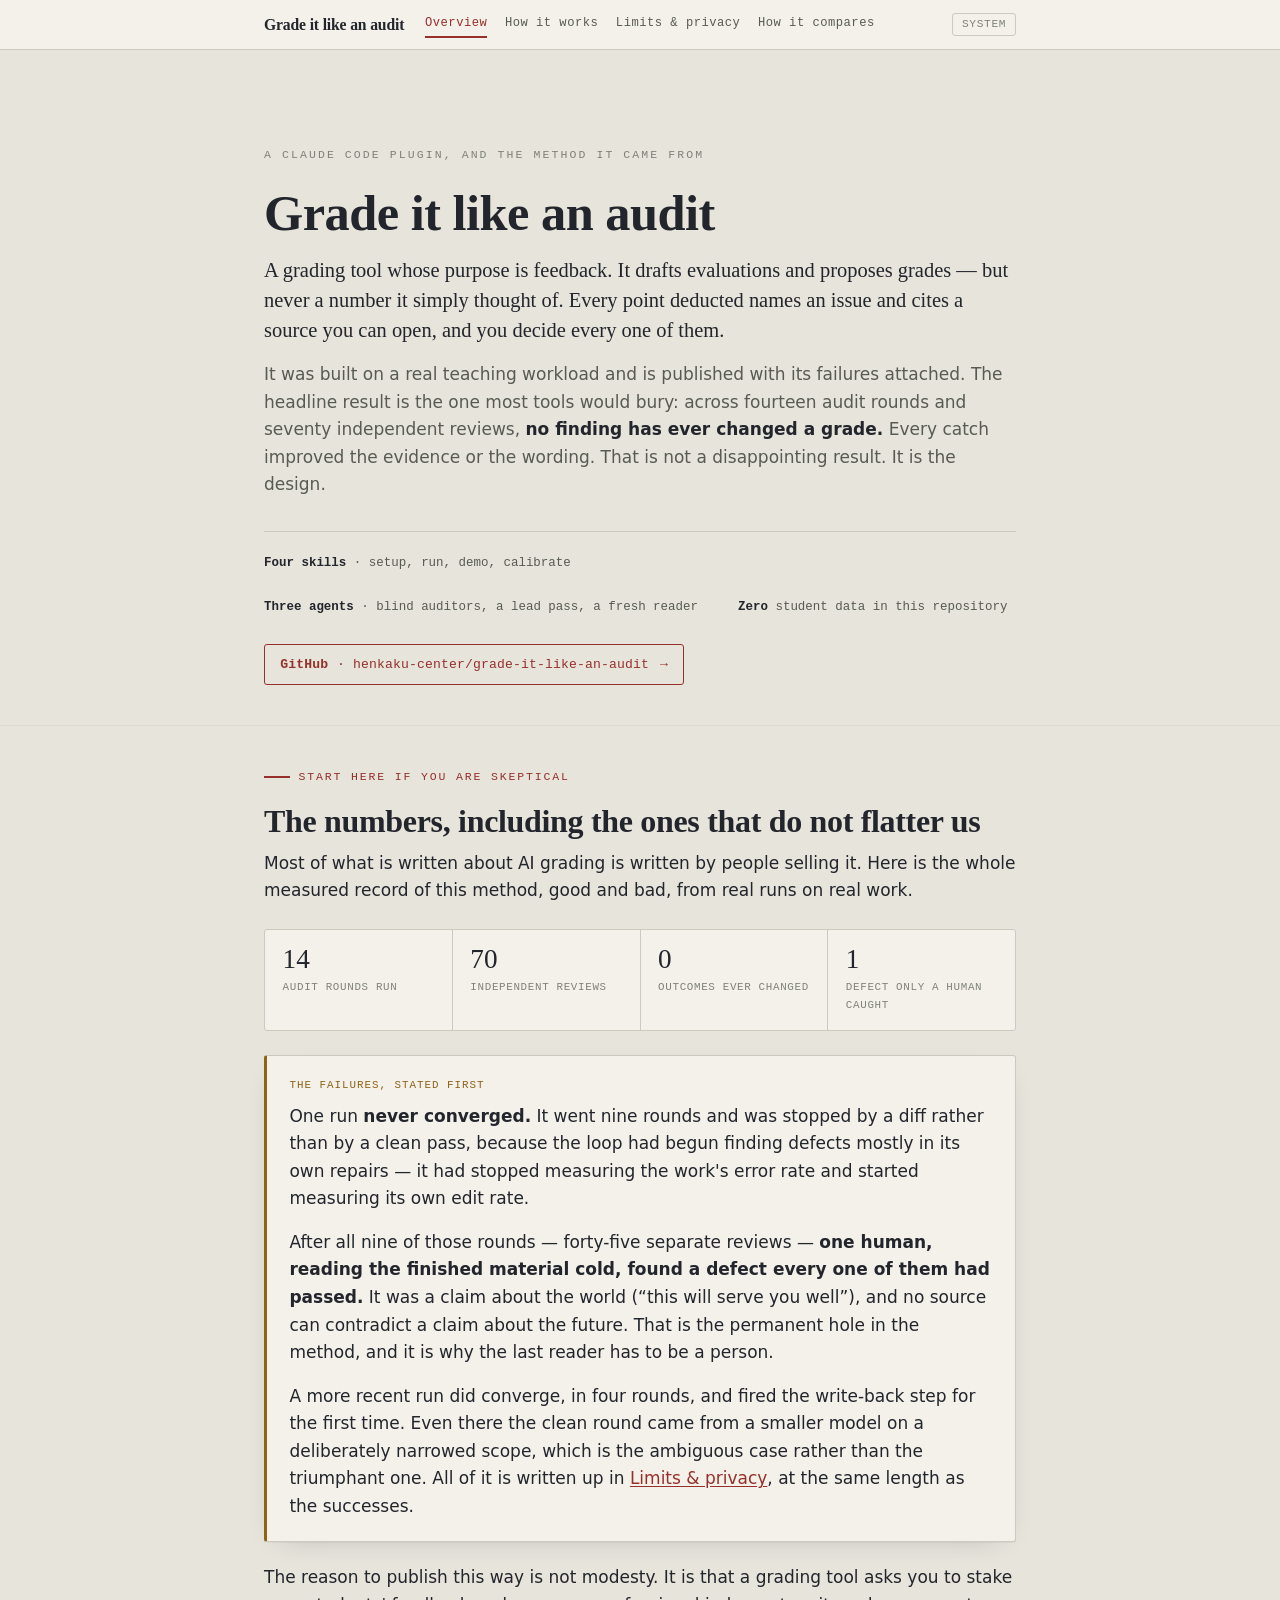
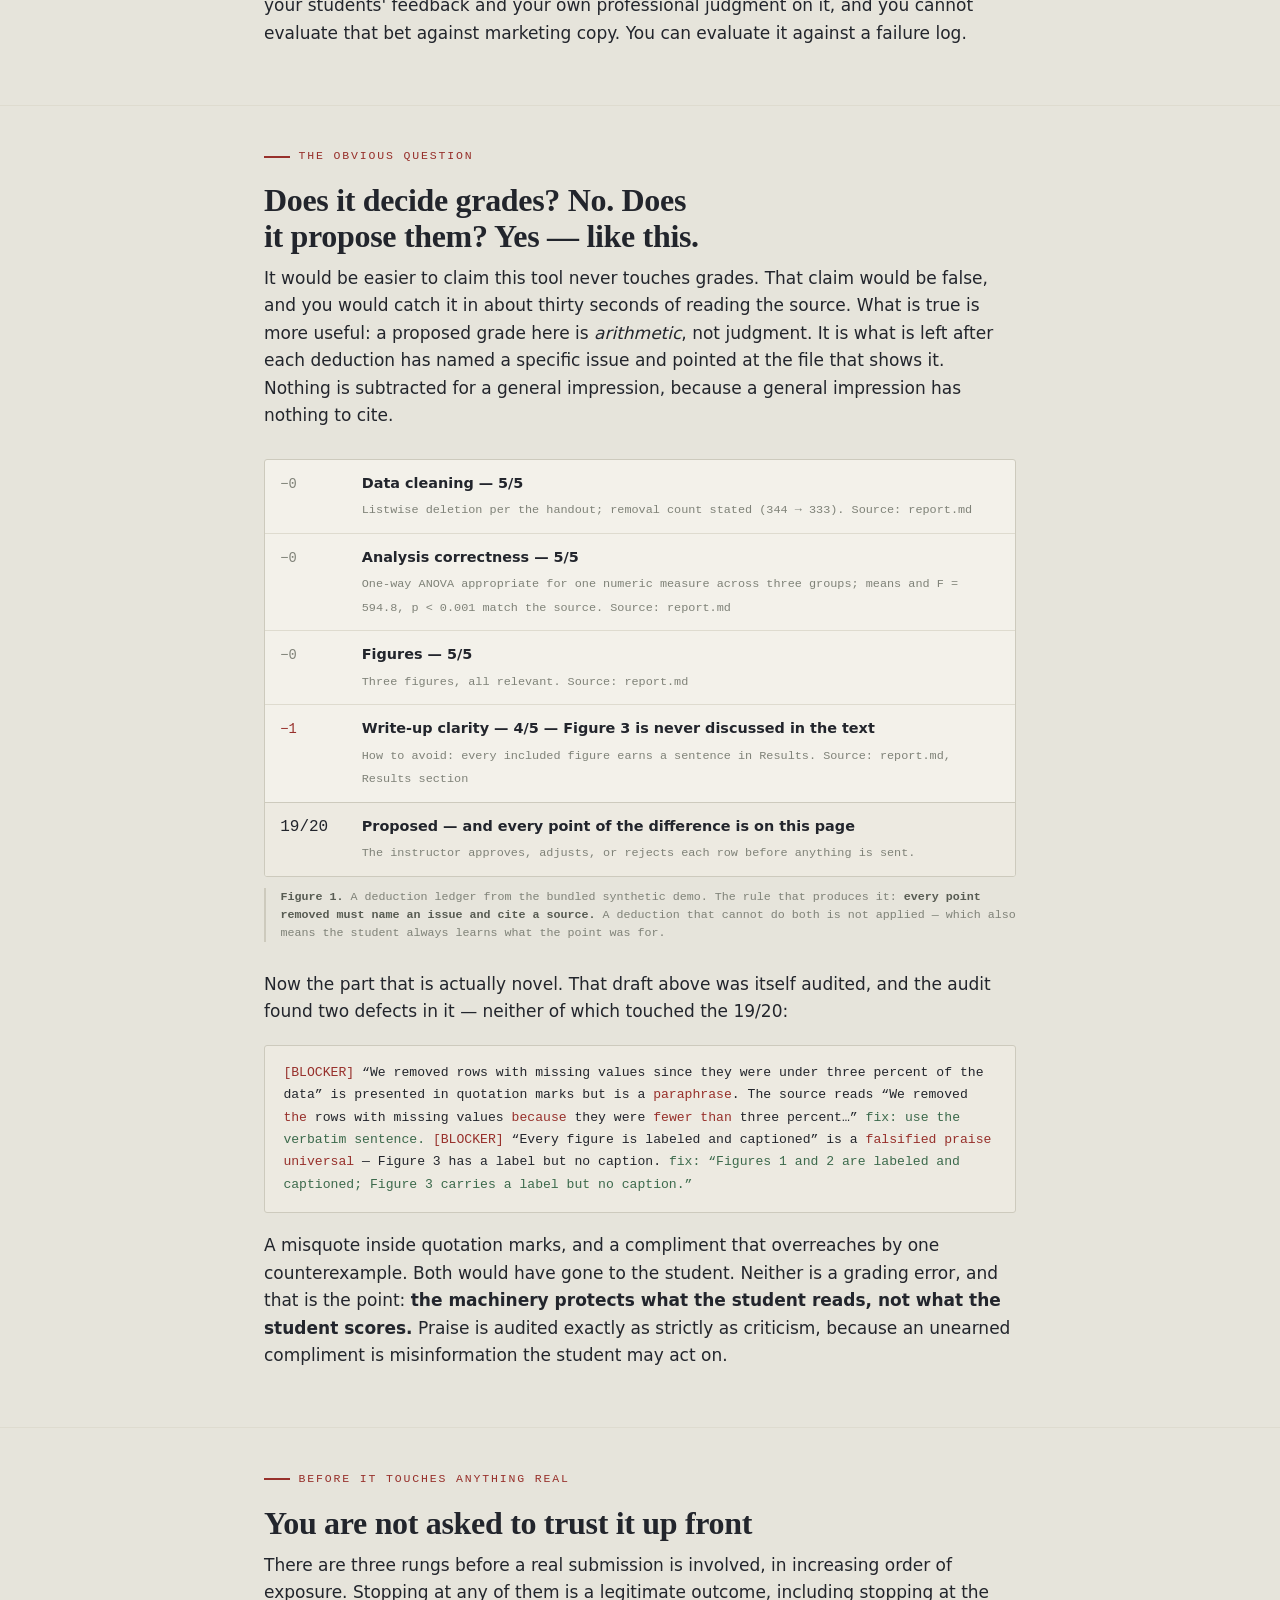
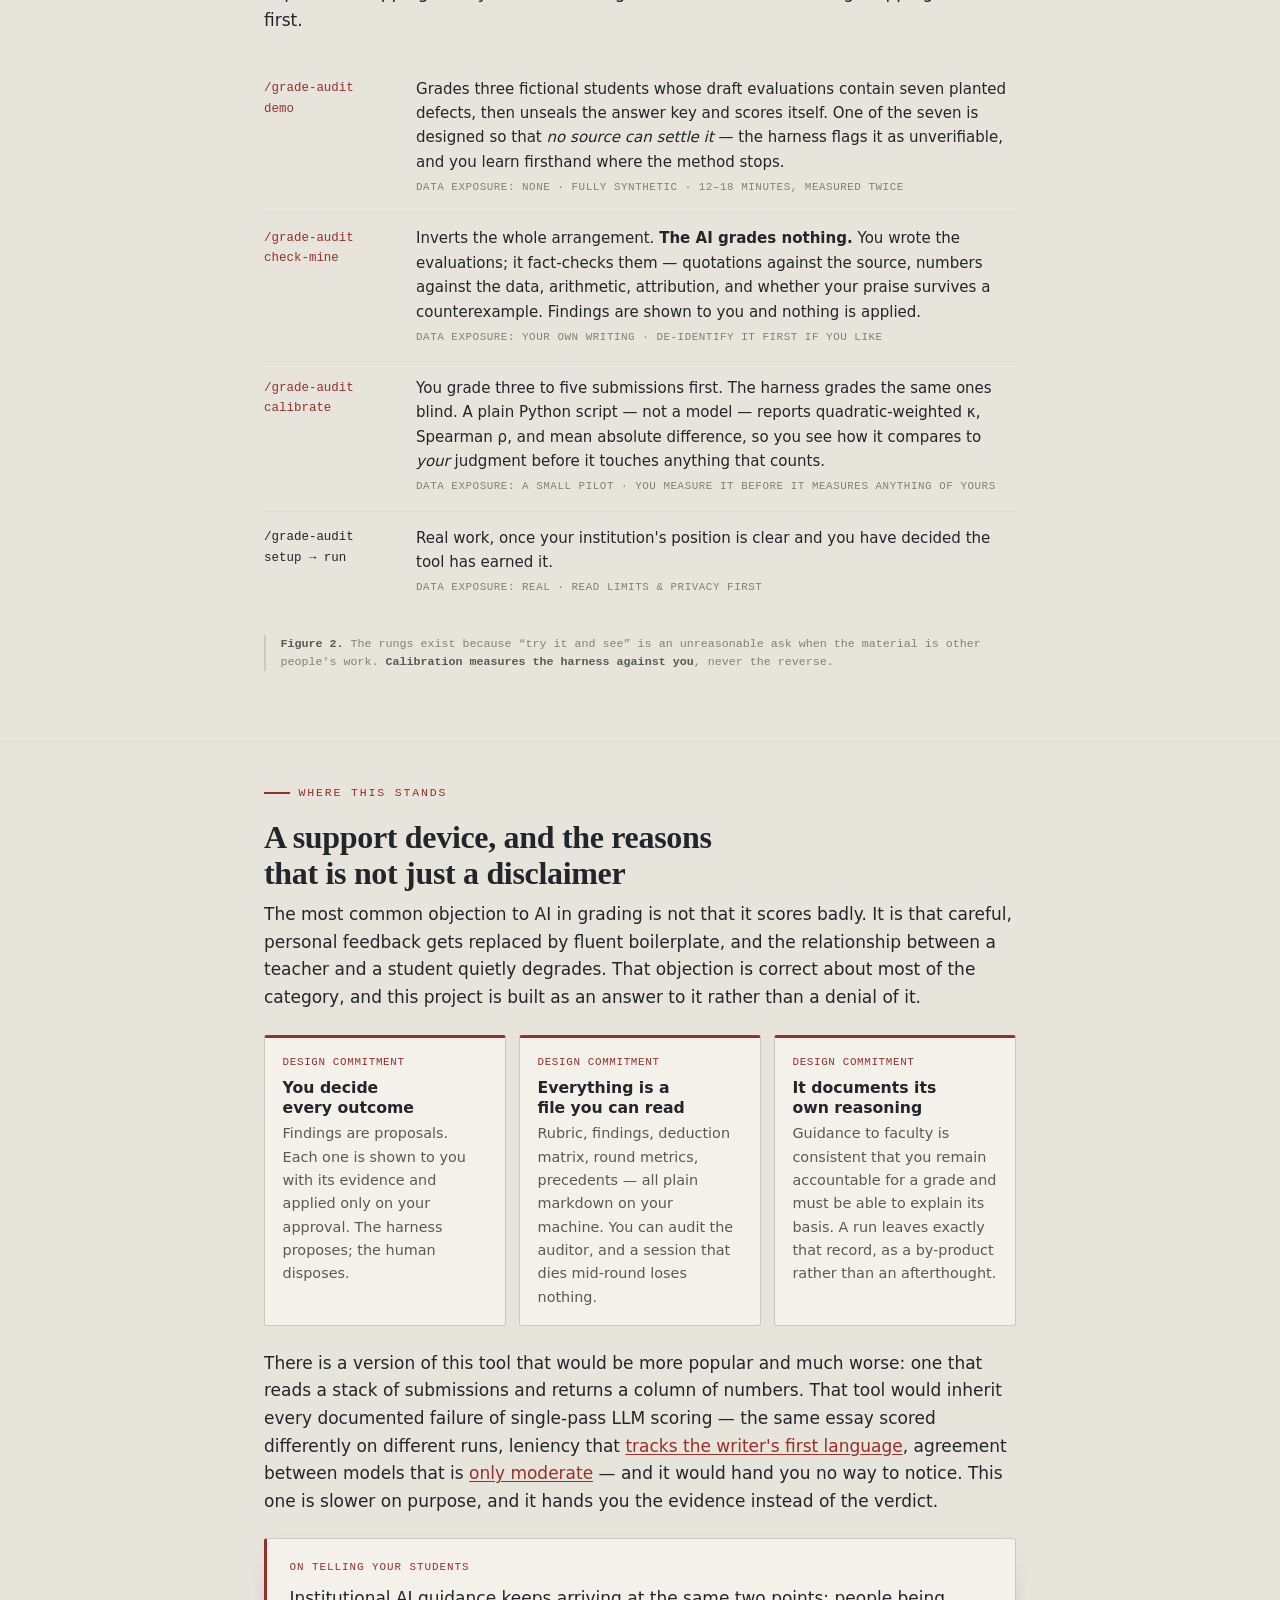
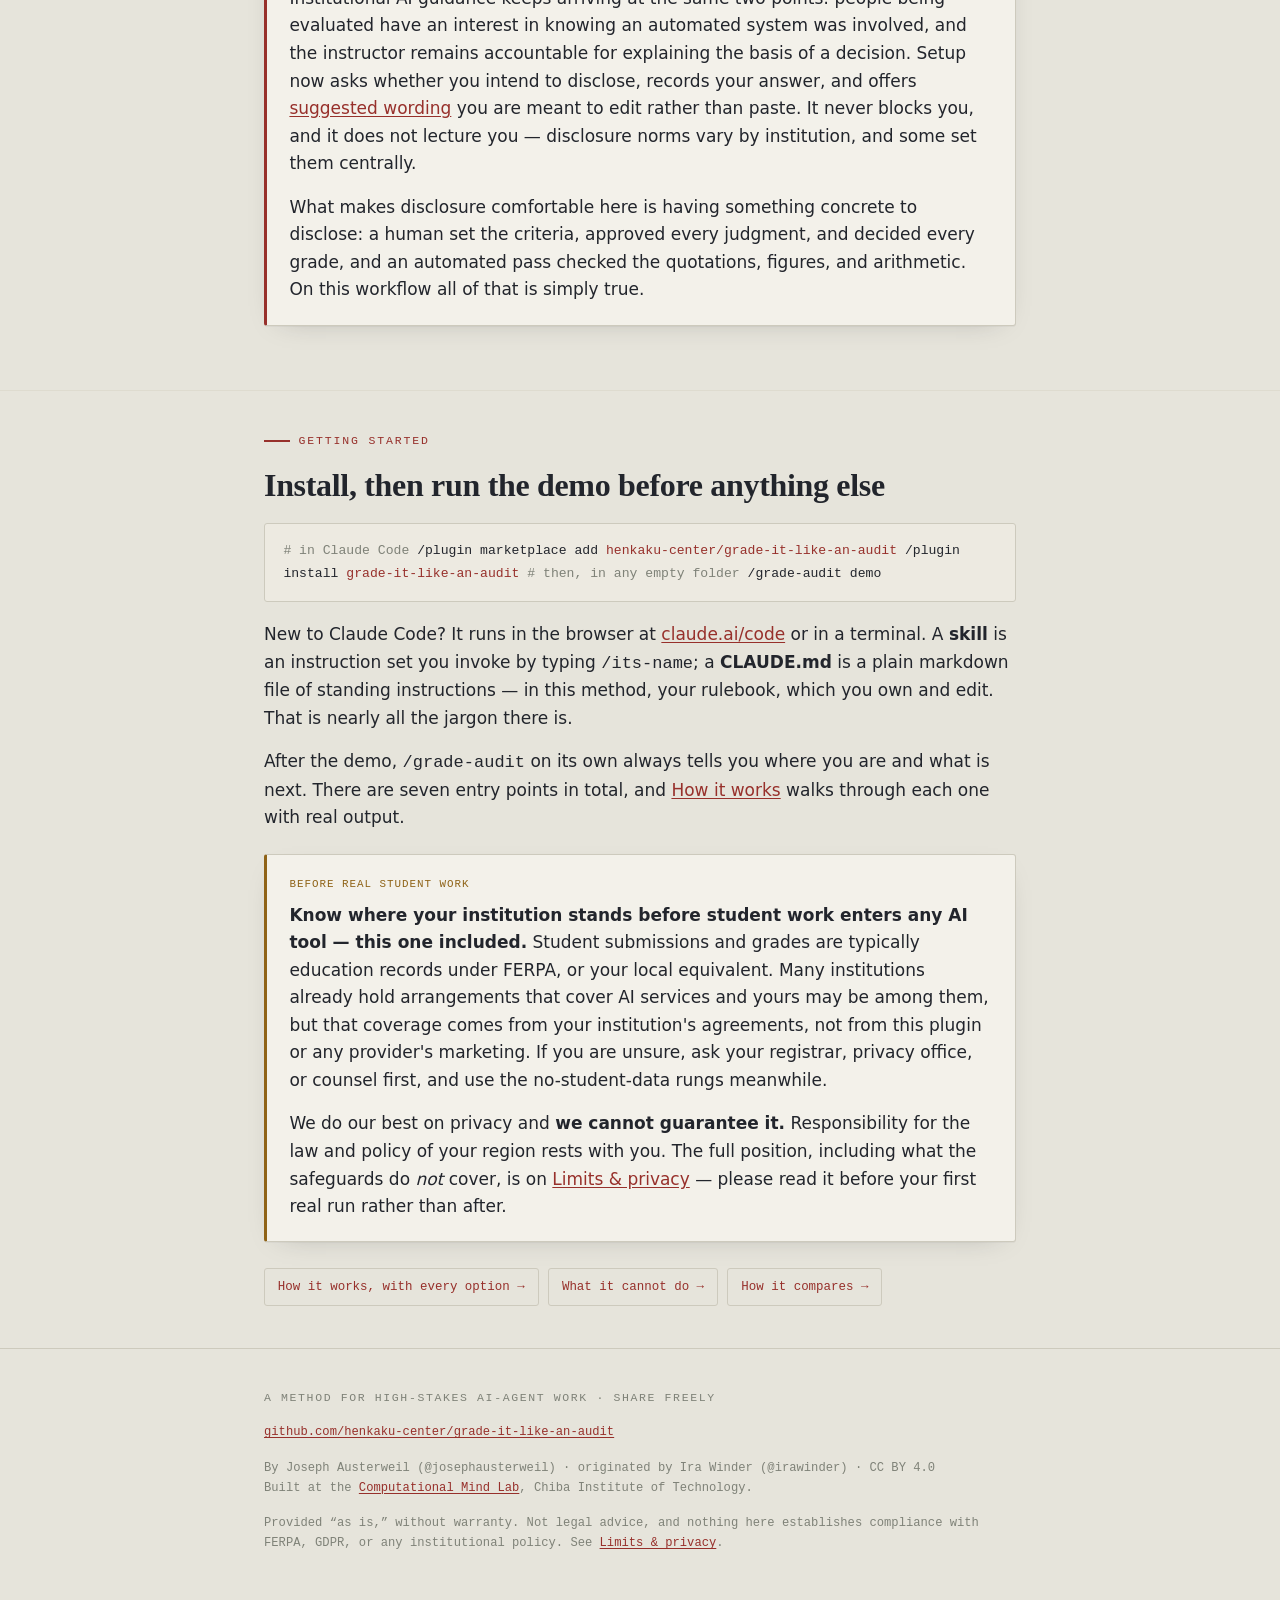
<file: docs/index.html>
<!DOCTYPE html>
<html lang="en">
<head>
<meta charset="utf-8">
<meta name="viewport" content="width=device-width, initial-scale=1">
<title>Grade it like an audit</title>
<meta name="description" content="A grading tool whose purpose is feedback. It proposes grades, but every point deducted names an issue and cites a source you can open — and across 14 audit rounds and 70 independent reviews, no finding has ever changed a grade.">
<link rel="canonical" href="https://henkaku-center.github.io/grade-it-like-an-audit/">
<meta property="og:type" content="website">
<meta property="og:site_name" content="Grade it like an audit">
<meta property="og:title" content="Grade it like an audit">
<meta property="og:description" content="A grading tool whose purpose is feedback. It proposes grades, but every point deducted names an issue and cites a source you can open — and across 14 audit rounds and 70 independent reviews, no finding has ever changed a grade.">
<meta property="og:url" content="https://henkaku-center.github.io/grade-it-like-an-audit/">
<meta name="twitter:card" content="summary">
<meta name="twitter:title" content="Grade it like an audit">
<meta name="twitter:description" content="A grading tool whose purpose is feedback. It proposes grades, but every point deducted names an issue and cites a source you can open — and across 14 audit rounds and 70 independent reviews, no finding has ever changed a grade.">
<link rel="icon" href="data:image/svg+xml,<svg xmlns='http://www.w3.org/2000/svg' viewBox='0 0 16 16'><rect width='16' height='16' fill='%23e6e4db'/><path d='M3 4h10M3 8h10M3 12h6' stroke='%2397302b' stroke-width='1.6'/></svg>">
<link rel="stylesheet" href="assets/style.css">
<script src="assets/theme.js"></script>
</head>
<body>
<a class="skip" href="#main">Skip to content</a>
<nav class="sitenav" aria-label="Site">
  <div class="wrap">
    <a class="brand" href="index.html">Grade it like an audit</a>
    <a class="nl" href="index.html" aria-current="page">Overview</a>
    <a class="nl" href="how-it-works.html">How it works</a>
    <a class="nl" href="limits.html">Limits &amp; privacy</a>
    <a class="nl" href="compare.html">How it compares</a>
    <span class="spacer"></span>
    <button class="theme-toggle" type="button">System</button>
  </div>
</nav>
<main id="main">

<header class="hero">
  <div class="wrap">
    <p class="kicker">A Claude Code plugin, and the method it came from</p>
    <h1>Grade it like an audit</h1>
    <p class="lead">A grading tool whose purpose is feedback. It drafts evaluations and proposes
    grades &mdash; but never a number it simply thought of. Every point deducted names an issue and
    cites a source you can open, and you decide every one of them.</p>
    <p class="subtle">It was built on a real teaching workload and is published with its failures
    attached. The headline result is the one most tools would bury: across fourteen audit rounds and
    seventy independent reviews, <strong>no finding has ever changed a grade.</strong> Every catch
    improved the evidence or the wording. That is not a disappointing result. It is the design.</p>

    <div class="hero-meta">
      <span><b>Four skills</b> &middot; setup, run, demo, calibrate</span>
      <span><b>Three agents</b> &middot; blind auditors, a lead pass, a fresh reader</span>
      <span><b>Zero</b> student data in this repository</span>
    </div>

    <a class="repo-link" href="https://github.com/henkaku-center/grade-it-like-an-audit">
      <span class="gh">GitHub</span> &middot; henkaku-center/grade-it-like-an-audit <span class="arrow">&rarr;</span></a>
  </div>
</header>

<section id="honest">
  <div class="wrap">
    <p class="eyebrow">Start here if you are skeptical</p>
    <h2>The numbers, including the ones that do not flatter us</h2>

    <p>Most of what is written about AI grading is written by people selling it. Here is the whole
    measured record of this method, good and bad, from real runs on real work.</p>

    <div class="stat-row">
      <div class="stat"><div class="v">14</div><div class="k">audit rounds run</div></div>
      <div class="stat"><div class="v">70</div><div class="k">independent reviews</div></div>
      <div class="stat"><div class="v">0</div><div class="k">outcomes ever changed</div></div>
      <div class="stat"><div class="v">1</div><div class="k">defect only a human caught</div></div>
    </div>

    <div class="card warn">
      <p class="lbl">The failures, stated first</p>
      <p>One run <strong>never converged.</strong> It went nine rounds and was stopped by a diff
      rather than by a clean pass, because the loop had begun finding defects mostly in its own
      repairs &mdash; it had stopped measuring the work's error rate and started measuring its own
      edit rate.</p>
      <p>After all nine of those rounds &mdash; forty-five separate reviews &mdash; <strong>one
      human, reading the finished material cold, found a defect every one of them had passed.</strong>
      It was a claim about the world (&ldquo;this will serve you well&rdquo;), and no source can
      contradict a claim about the future. That is the permanent hole in the method, and it is why
      the last reader has to be a person.</p>
      <p>A more recent run did converge, in four rounds, and fired the write-back step for the first
      time. Even there the clean round came from a smaller model on a deliberately narrowed scope,
      which is the ambiguous case rather than the triumphant one. All of it is written up in
      <a href="limits.html">Limits &amp; privacy</a>, at the same length as the successes.</p>
    </div>

    <p>The reason to publish this way is not modesty. It is that a grading tool asks you to stake
    your students' feedback and your own professional judgment on it, and you cannot evaluate that
    bet against marketing copy. You can evaluate it against a failure log.</p>
  </div>
</section>

<section id="grades">
  <div class="wrap">
    <p class="eyebrow">The obvious question</p>
    <h2>Does it decide grades? No. Does it propose them? Yes &mdash; like this.</h2>

    <p>It would be easier to claim this tool never touches grades. That claim would be false, and you
    would catch it in about thirty seconds of reading the source. What is true is more useful: a
    proposed grade here is <em>arithmetic</em>, not judgment. It is what is left after each deduction
    has named a specific issue and pointed at the file that shows it. Nothing is subtracted for a
    general impression, because a general impression has nothing to cite.</p>

    <figure>
      <div class="ledger">
        <div class="lrow"><span class="amt zero">&minus;0</span><span>
          <span class="issue">Data cleaning &mdash; 5/5</span>
          <span class="cite">Listwise deletion per the handout; removal count stated (344 &rarr; 333).
          Source: <code>report.md</code></span></span></div>
        <div class="lrow"><span class="amt zero">&minus;0</span><span>
          <span class="issue">Analysis correctness &mdash; 5/5</span>
          <span class="cite">One-way ANOVA appropriate for one numeric measure across three groups;
          means and <code>F = 594.8, p &lt; 0.001</code> match the source.
          Source: <code>report.md</code></span></span></div>
        <div class="lrow"><span class="amt zero">&minus;0</span><span>
          <span class="issue">Figures &mdash; 5/5</span>
          <span class="cite">Three figures, all relevant. Source: <code>report.md</code></span></span></div>
        <div class="lrow"><span class="amt">&minus;1</span><span>
          <span class="issue">Write-up clarity &mdash; 4/5 &mdash; Figure 3 is never discussed in the text</span>
          <span class="cite">How to avoid: every included figure earns a sentence in Results.
          Source: <code>report.md</code>, Results section</span></span></div>
        <div class="lrow total"><span class="amt">19/20</span><span>
          <span class="issue">Proposed &mdash; and every point of the difference is on this page</span>
          <span class="cite">The instructor approves, adjusts, or rejects each row before anything is sent.</span></span></div>
      </div>
      <figcaption><b>Figure 1.</b> A deduction ledger from the bundled synthetic demo. The rule that
      produces it: <b>every point removed must name an issue and cite a source.</b> A deduction that
      cannot do both is not applied &mdash; which also means the student always learns what the point
      was for.</figcaption>
    </figure>

    <p>Now the part that is actually novel. That draft above was itself audited, and the audit found
    two defects in it &mdash; neither of which touched the 19/20:</p>

    <div class="code">
<span class="del">[BLOCKER]</span> &ldquo;We removed rows with missing values since they were under three
          percent of the data&rdquo; is presented in quotation marks but is a <span class="del">paraphrase</span>.
          The source reads &ldquo;We removed <span class="key">the</span> rows with missing values
          <span class="key">because</span> they were <span class="key">fewer than</span> three percent&hellip;&rdquo;
          <span class="hint">fix: use the verbatim sentence.</span>

<span class="del">[BLOCKER]</span> &ldquo;Every figure is labeled and captioned&rdquo; is a
          <span class="del">falsified praise universal</span> &mdash; Figure 3 has a label but no caption.
          <span class="hint">fix: &ldquo;Figures 1 and 2 are labeled and captioned; Figure 3 carries a
          label but no caption.&rdquo;</span>
    </div>

    <p>A misquote inside quotation marks, and a compliment that overreaches by one counterexample.
    Both would have gone to the student. Neither is a grading error, and that is the point:
    <strong>the machinery protects what the student reads, not what the student scores.</strong>
    Praise is audited exactly as strictly as criticism, because an unearned compliment is
    misinformation the student may act on.</p>
  </div>
</section>

<section id="rungs">
  <div class="wrap">
    <p class="eyebrow">Before it touches anything real</p>
    <h2>You are not asked to trust it up front</h2>

    <p>There are three rungs before a real submission is involved, in increasing order of exposure.
    Stopping at any of them is a legitimate outcome, including stopping at the first.</p>

    <figure>
      <div class="rungs">
        <div class="rung">
          <span class="cmd">/grade-audit<br>demo</span>
          <span class="what">Grades three fictional students whose draft evaluations contain seven
          planted defects, then unseals the answer key and scores itself. One of the seven is
          designed so that <em>no source can settle it</em> &mdash; the harness flags it as
          unverifiable, and you learn firsthand where the method stops.
          <span class="exposure">Data exposure: none &middot; fully synthetic &middot; 12&ndash;18 minutes, measured twice</span></span>
        </div>
        <div class="rung">
          <span class="cmd">/grade-audit<br>check-mine</span>
          <span class="what">Inverts the whole arrangement. <strong>The AI grades nothing.</strong>
          You wrote the evaluations; it fact-checks them &mdash; quotations against the source,
          numbers against the data, arithmetic, attribution, and whether your praise survives a
          counterexample. Findings are shown to you and nothing is applied.
          <span class="exposure">Data exposure: your own writing &middot; de-identify it first if you like</span></span>
        </div>
        <div class="rung">
          <span class="cmd">/grade-audit<br>calibrate</span>
          <span class="what">You grade three to five submissions first. The harness grades the same ones
          blind. A plain Python script &mdash; not a model &mdash; reports quadratic-weighted
          &kappa;, Spearman &rho;, and mean absolute difference, so you see how it compares to
          <em>your</em> judgment before it touches anything that counts.
          <span class="exposure">Data exposure: a small pilot &middot; you measure it before it measures anything of yours</span></span>
        </div>
        <div class="rung real">
          <span class="cmd">/grade-audit<br>setup &rarr; run</span>
          <span class="what">Real work, once your institution's position is clear and you have
          decided the tool has earned it.
          <span class="exposure">Data exposure: real &middot; read Limits &amp; privacy first</span></span>
        </div>
      </div>
      <figcaption><b>Figure 2.</b> The rungs exist because &ldquo;try it and see&rdquo; is an
      unreasonable ask when the material is other people's work. <b>Calibration measures the harness
      against you</b>, never the reverse.</figcaption>
    </figure>
  </div>
</section>

<section id="stance">
  <div class="wrap">
    <p class="eyebrow">Where this stands</p>
    <h2>A support device, and the reasons that is not just a disclaimer</h2>

    <p>The most common objection to AI in grading is not that it scores badly. It is that careful,
    personal feedback gets replaced by fluent boilerplate, and the relationship between a teacher and
    a student quietly degrades. That objection is correct about most of the category, and this
    project is built as an answer to it rather than a denial of it.</p>

    <div class="ctx-grid">
      <div class="ctx">
        <p class="scope">Design commitment</p>
        <h3>You decide every outcome</h3>
        <p>Findings are proposals. Each one is shown to you with its evidence and applied only on
        your approval. The harness proposes; the human disposes.</p>
      </div>
      <div class="ctx">
        <p class="scope">Design commitment</p>
        <h3>Everything is a file you can read</h3>
        <p>Rubric, findings, deduction matrix, round metrics, precedents &mdash; all plain markdown
        on your machine. You can audit the auditor, and a session that dies mid-round loses nothing.</p>
      </div>
      <div class="ctx">
        <p class="scope">Design commitment</p>
        <h3>It documents its own reasoning</h3>
        <p>Guidance to faculty is consistent that you remain accountable for a grade and must be able
        to explain its basis. A run leaves exactly that record, as a by-product rather than an
        afterthought.</p>
      </div>
    </div>

    <p>There is a version of this tool that would be more popular and much worse: one that reads a
    stack of submissions and returns a column of numbers. That tool would inherit every documented
    failure of single-pass LLM scoring &mdash; the same essay scored differently on different runs,
    leniency that <a href="https://arxiv.org/html/2607.14605">tracks the writer's first
    language</a>, agreement between models that is
    <a href="https://doi.org/10.1177/00131644261418138">only moderate</a> &mdash; and it would hand
    you no way to notice. This one is slower on purpose, and it hands you the evidence instead of the
    verdict.</p>

    <div class="card accent">
      <p class="lbl">On telling your students</p>
      <p>Institutional AI guidance keeps arriving at the same two points: people being evaluated have
      an interest in knowing an automated system was involved, and the instructor remains accountable
      for explaining the basis of a decision. Setup now asks whether you intend to disclose, records
      your answer, and offers <a href="https://github.com/henkaku-center/grade-it-like-an-audit/blob/main/skills/grade-audit-setup/references/data-handling.md">suggested
      wording</a> you are meant to edit rather than paste. It never blocks you, and it does not
      lecture you &mdash; disclosure norms vary by institution, and some set them centrally.</p>
      <p>What makes disclosure comfortable here is having something concrete to disclose: a human set
      the criteria, approved every judgment, and decided every grade, and an automated pass checked
      the quotations, figures, and arithmetic. On this workflow all of that is simply true.</p>
    </div>
  </div>
</section>

<section id="install">
  <div class="wrap">
    <p class="eyebrow">Getting started</p>
    <h2>Install, then run the demo before anything else</h2>

    <div class="code">
<span class="muted"># in Claude Code</span>
/plugin marketplace add <span class="key">henkaku-center/grade-it-like-an-audit</span>
/plugin install <span class="key">grade-it-like-an-audit</span>

<span class="muted"># then, in any empty folder</span>
/grade-audit demo
    </div>

    <p>New to Claude Code? It runs in the browser at
    <a href="https://claude.ai/code">claude.ai/code</a> or in a terminal. A <b>skill</b> is an
    instruction set you invoke by typing <code>/its-name</code>; a <b>CLAUDE.md</b> is a plain
    markdown file of standing instructions &mdash; in this method, your rulebook, which you own and
    edit. That is nearly all the jargon there is.</p>

    <p>After the demo, <code>/grade-audit</code> on its own always tells you where you are and what
    is next. There are seven entry points in total, and
    <a href="how-it-works.html">How it works</a> walks through each one with real output.</p>

    <div class="card warn">
      <p class="lbl">Before real student work</p>
      <p><strong>Know where your institution stands before student work enters any AI tool &mdash;
      this one included.</strong> Student submissions and grades are typically education records
      under FERPA, or your local equivalent. Many institutions already hold arrangements that cover
      AI services and yours may be among them, but that coverage comes from your institution's
      agreements, not from this plugin or any provider's marketing. If you are unsure, ask your
      registrar, privacy office, or counsel first, and use the no-student-data rungs meanwhile.</p>
      <p>We do our best on privacy and <strong>we cannot guarantee it.</strong> Responsibility for the
      law and policy of your region rests with you. The full position, including what the safeguards
      do <em>not</em> cover, is on <a href="limits.html">Limits &amp; privacy</a> &mdash; please read
      it before your first real run rather than after.</p>
    </div>

    <div class="nextpage">
      <a href="how-it-works.html">How it works, with every option &rarr;</a>
      <a href="limits.html">What it cannot do &rarr;</a>
      <a href="compare.html">How it compares &rarr;</a>
    </div>
  </div>
</section>

</main>
<footer>
  <div class="wrap">
    <p class="divider-label">A method for high-stakes AI-agent work &middot; share freely</p>
    <p><a href="https://github.com/henkaku-center/grade-it-like-an-audit">github.com/henkaku-center/grade-it-like-an-audit</a></p>
    <p>By Joseph Austerweil (@josephausterweil) &middot; originated by Ira Winder (@irawinder) &middot; CC BY 4.0<br>
    Built at the <a href="https://cml.chibatech.dev/">Computational Mind Lab</a>, Chiba Institute of Technology.</p>
    <p>Provided &ldquo;as is,&rdquo; without warranty. Not legal advice, and nothing here establishes compliance
    with FERPA, GDPR, or any institutional policy. See <a href="limits.html#liability">Limits &amp; privacy</a>.</p>
  </div>
</footer>
</body>
</html>
</file>
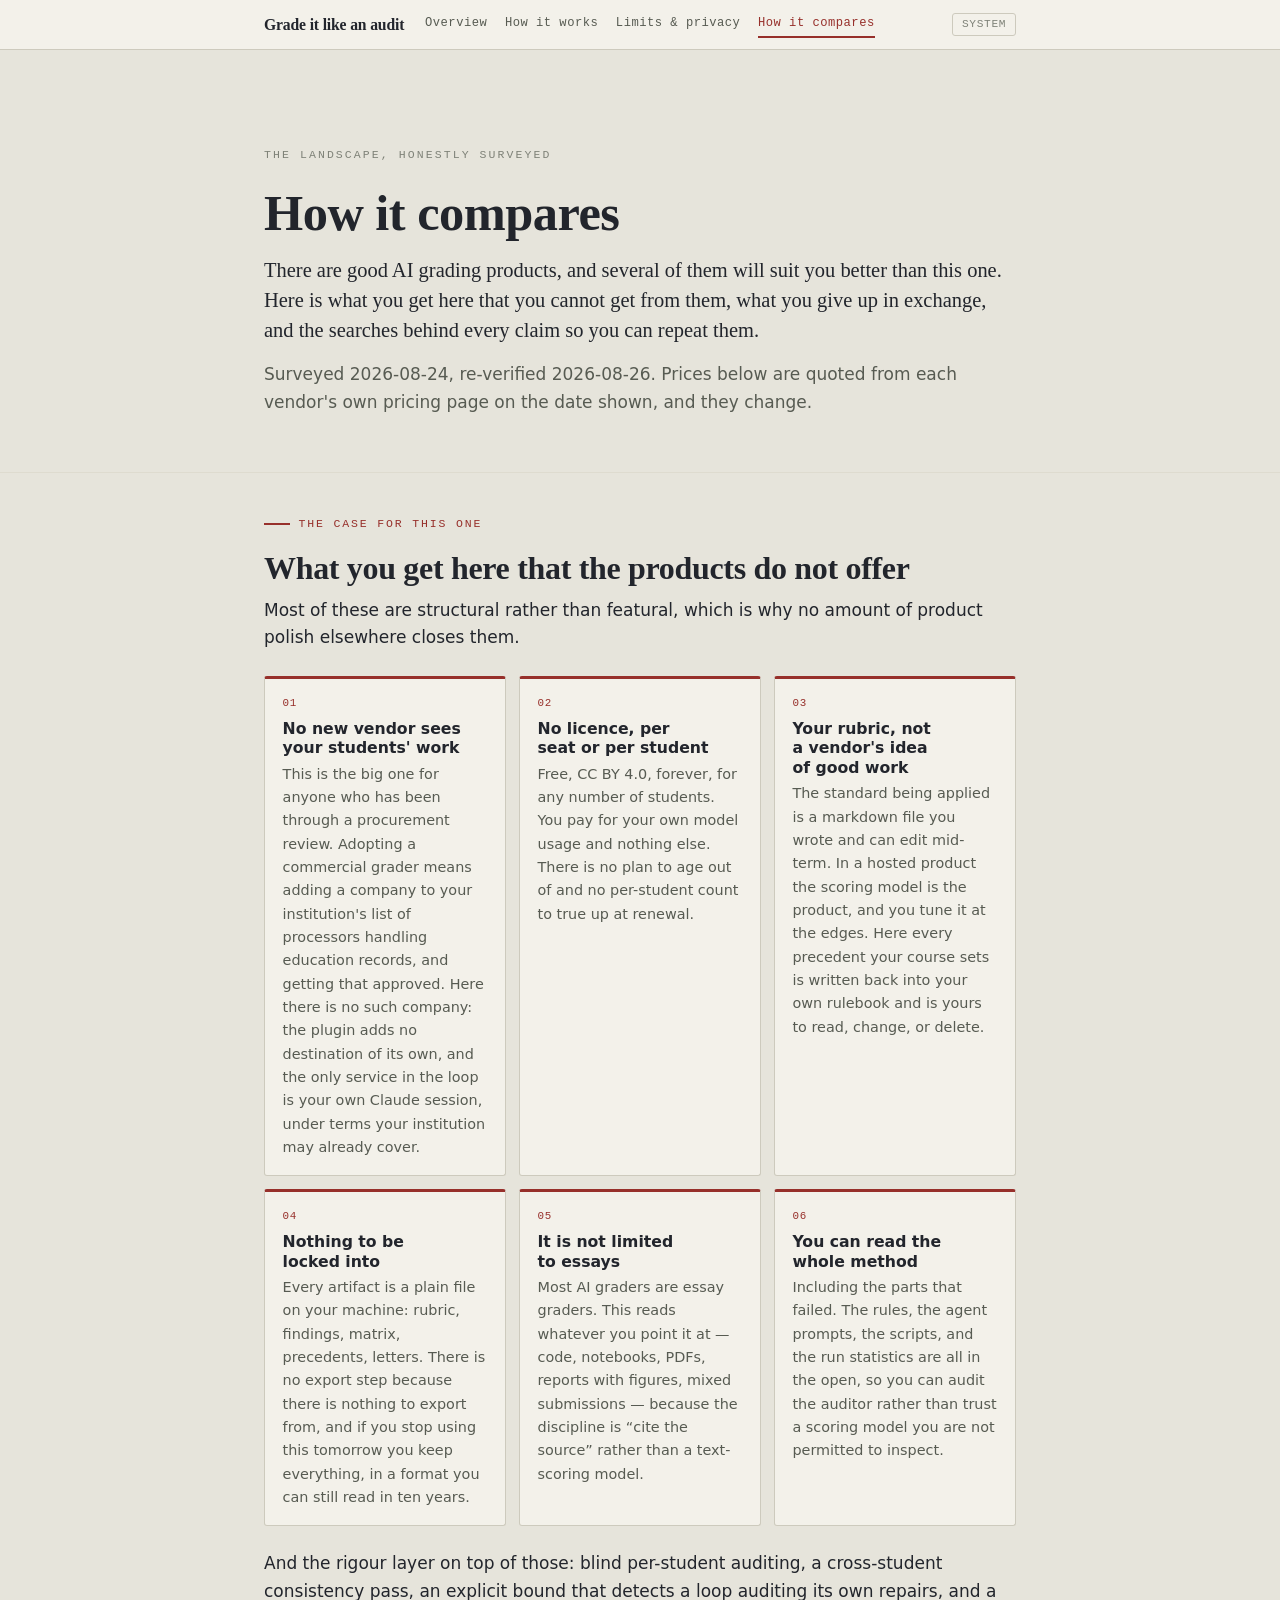
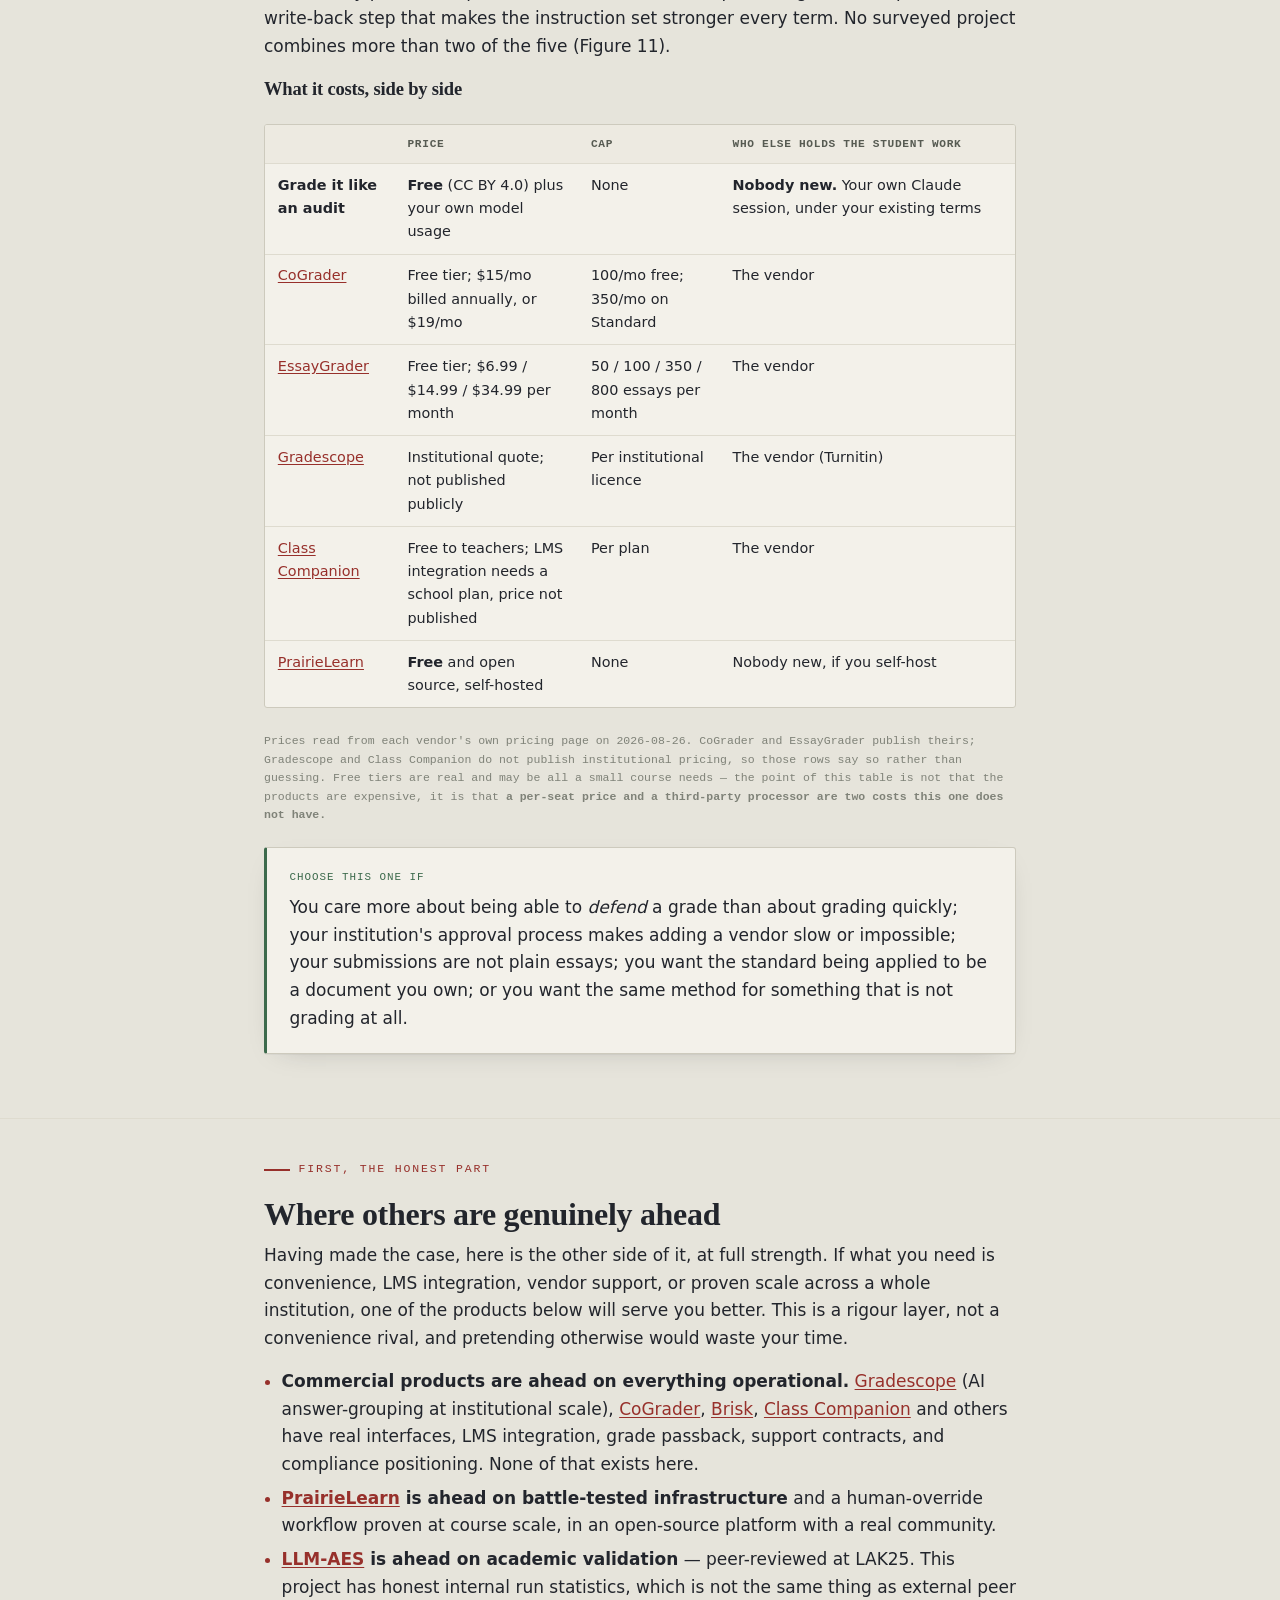
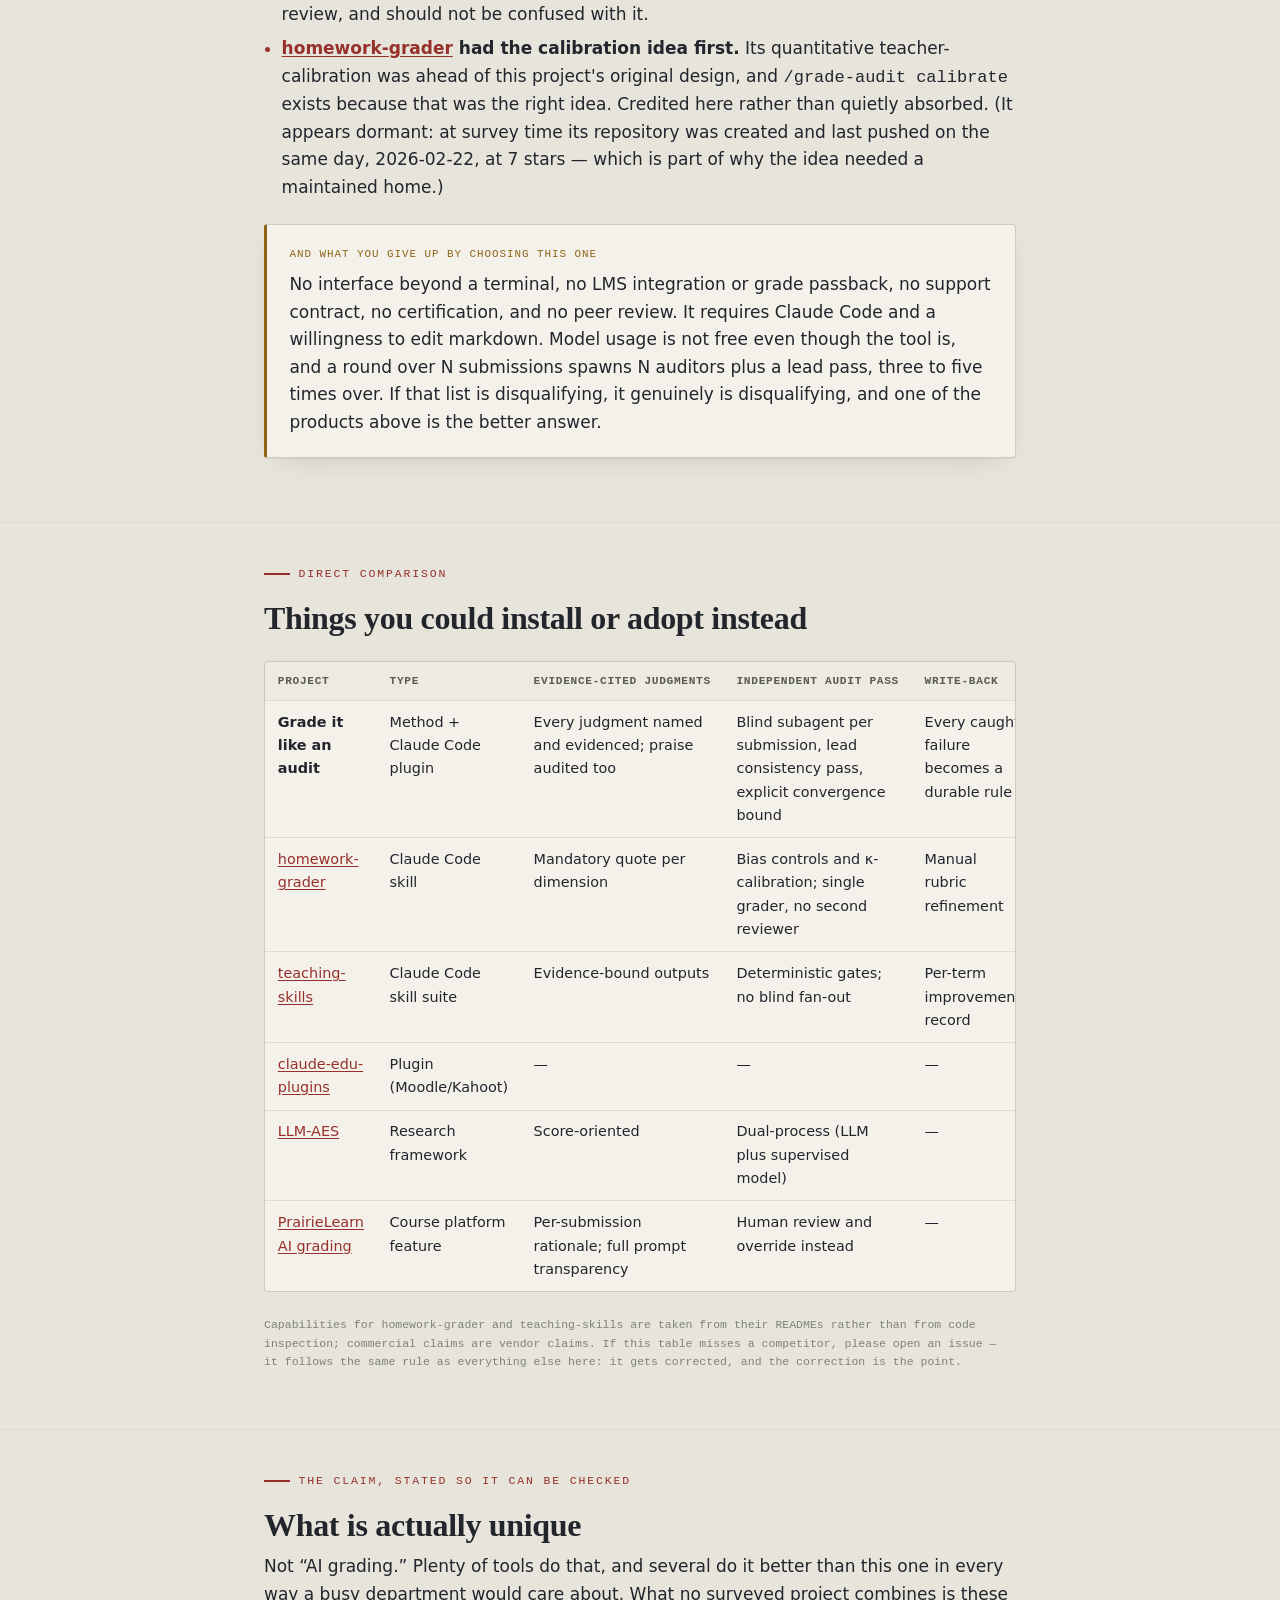
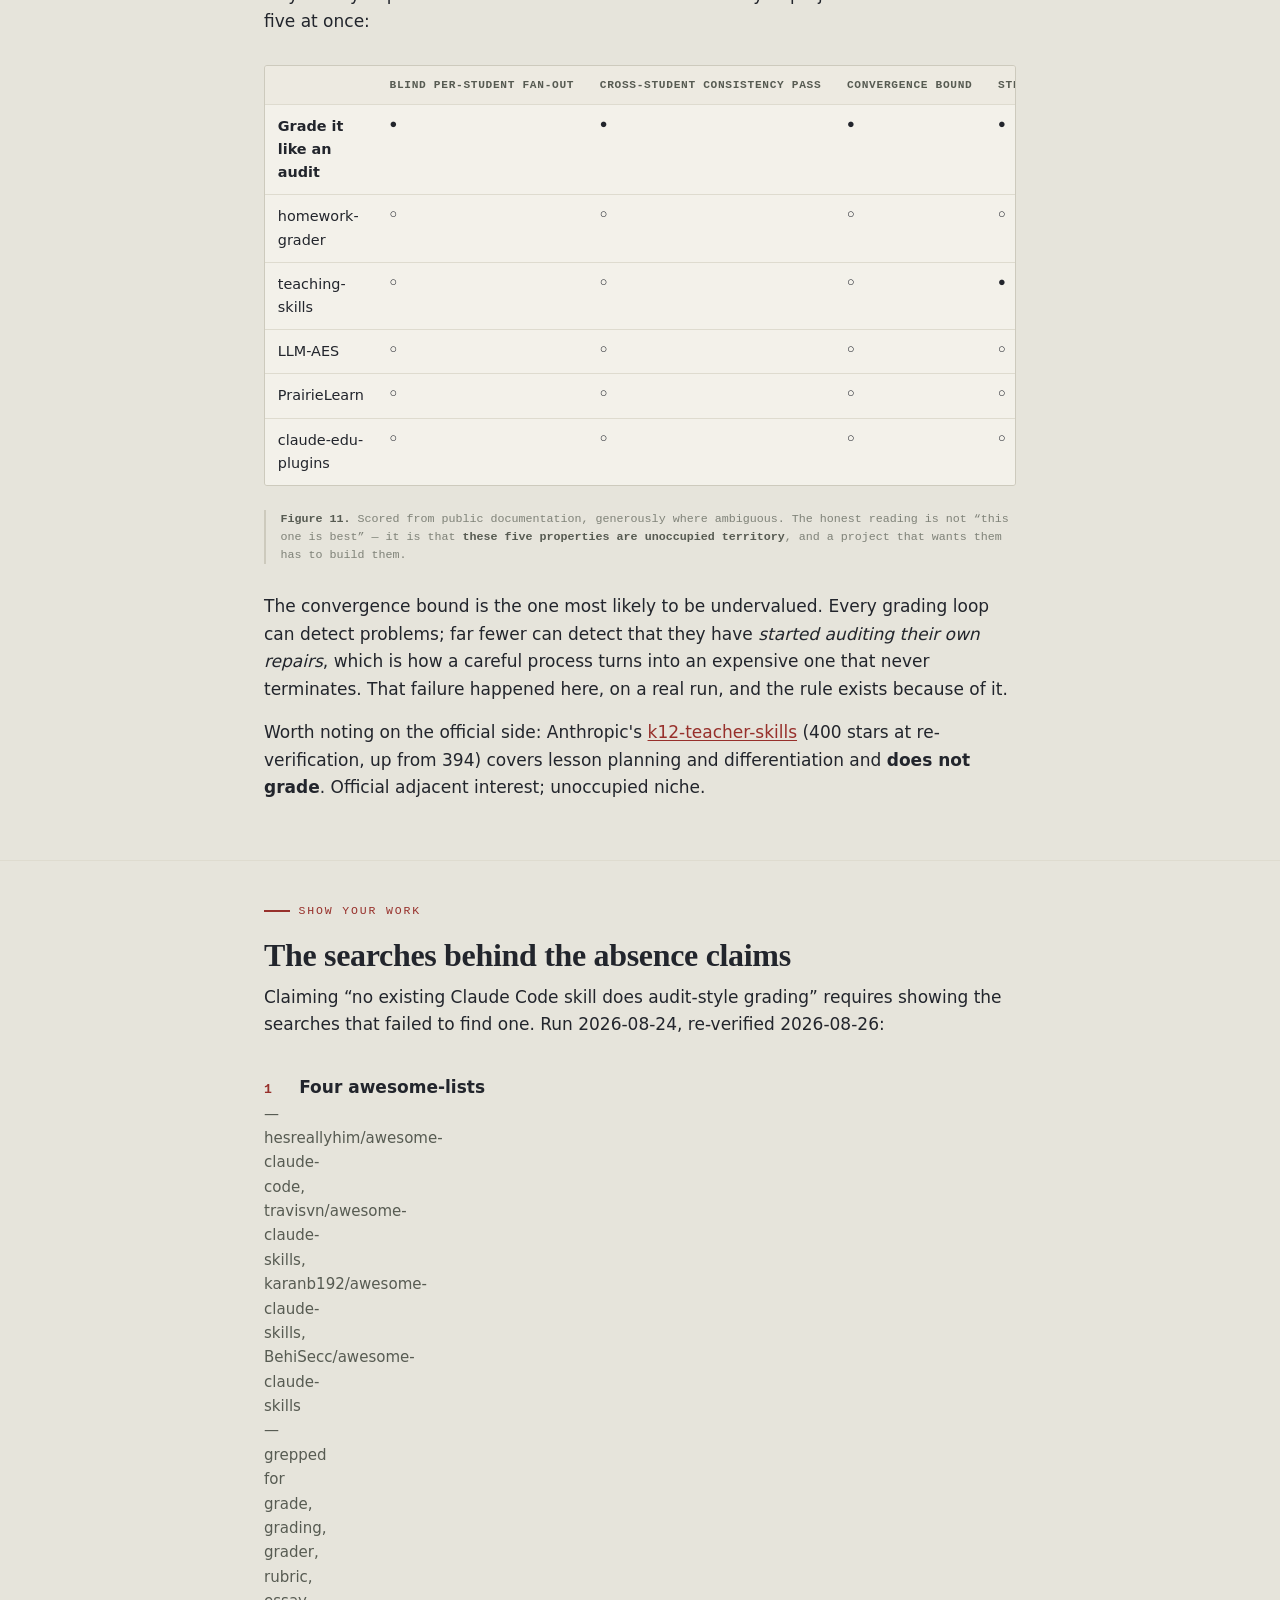
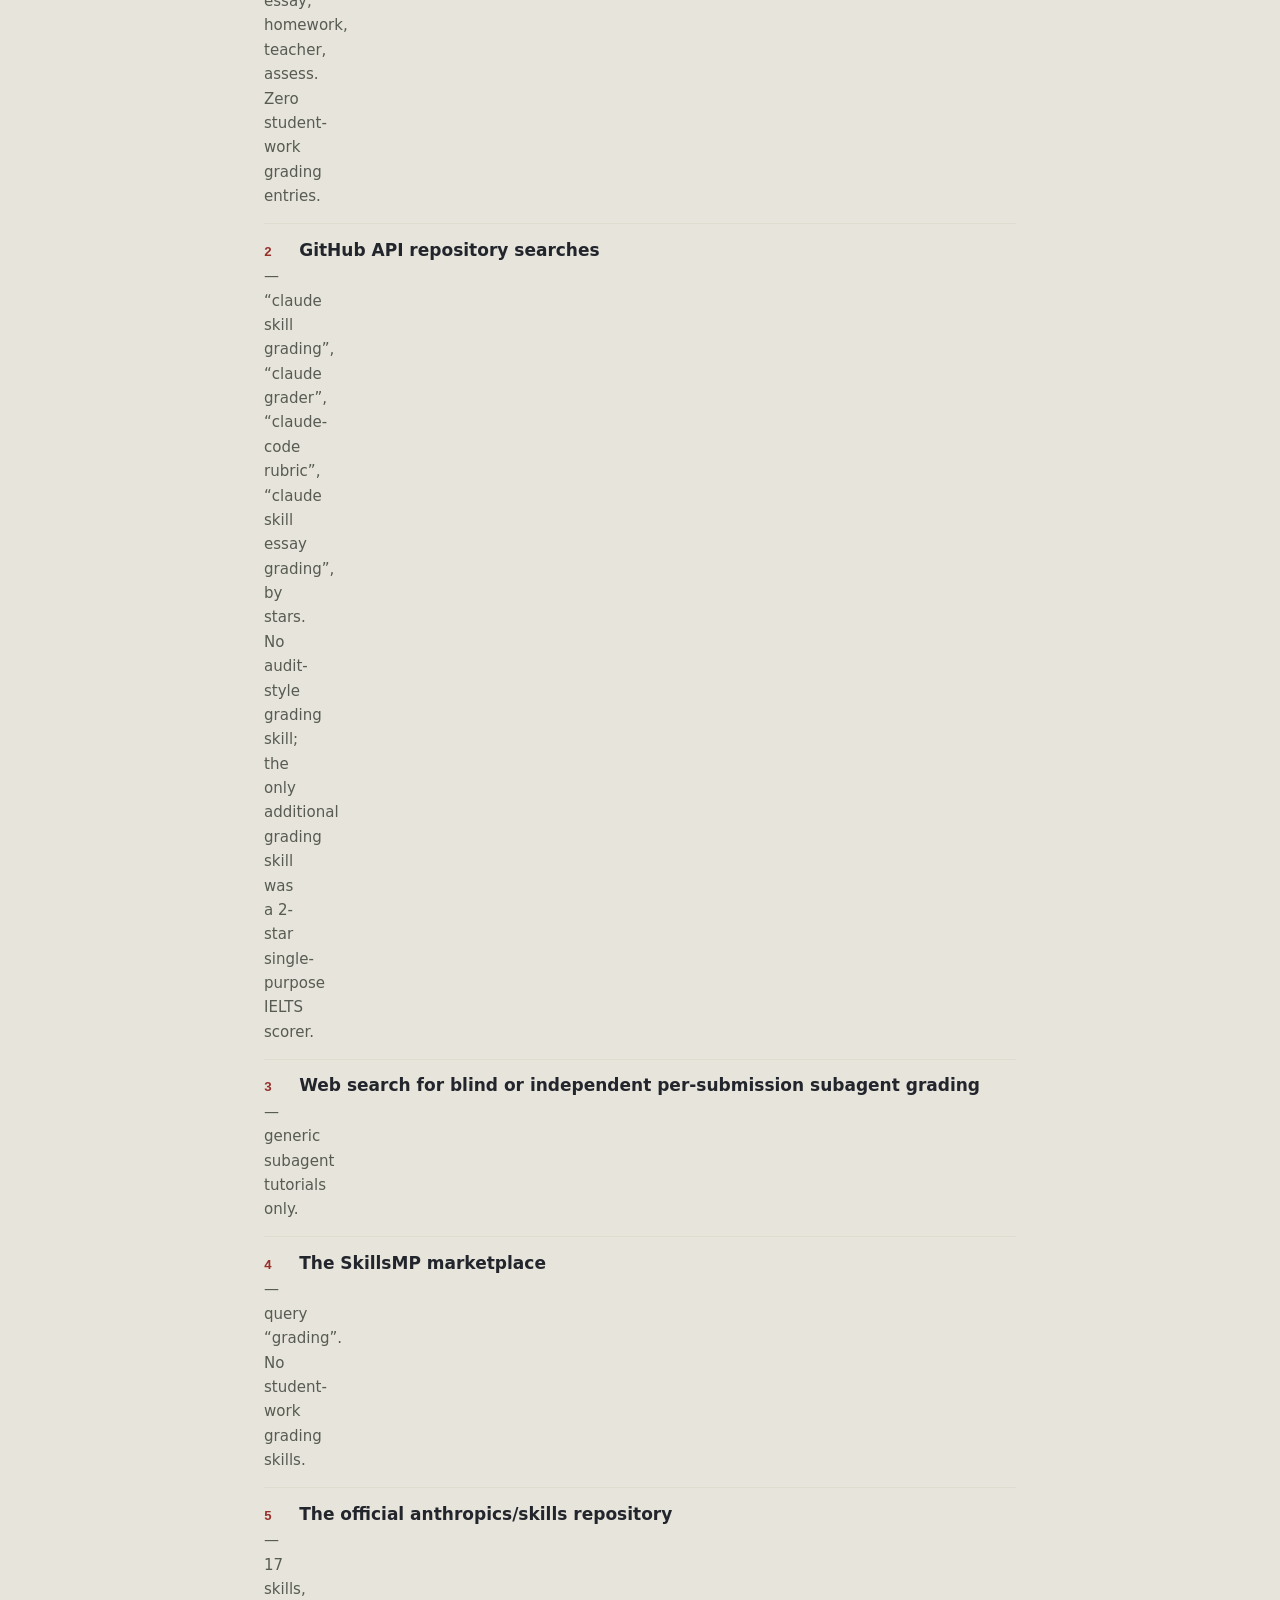
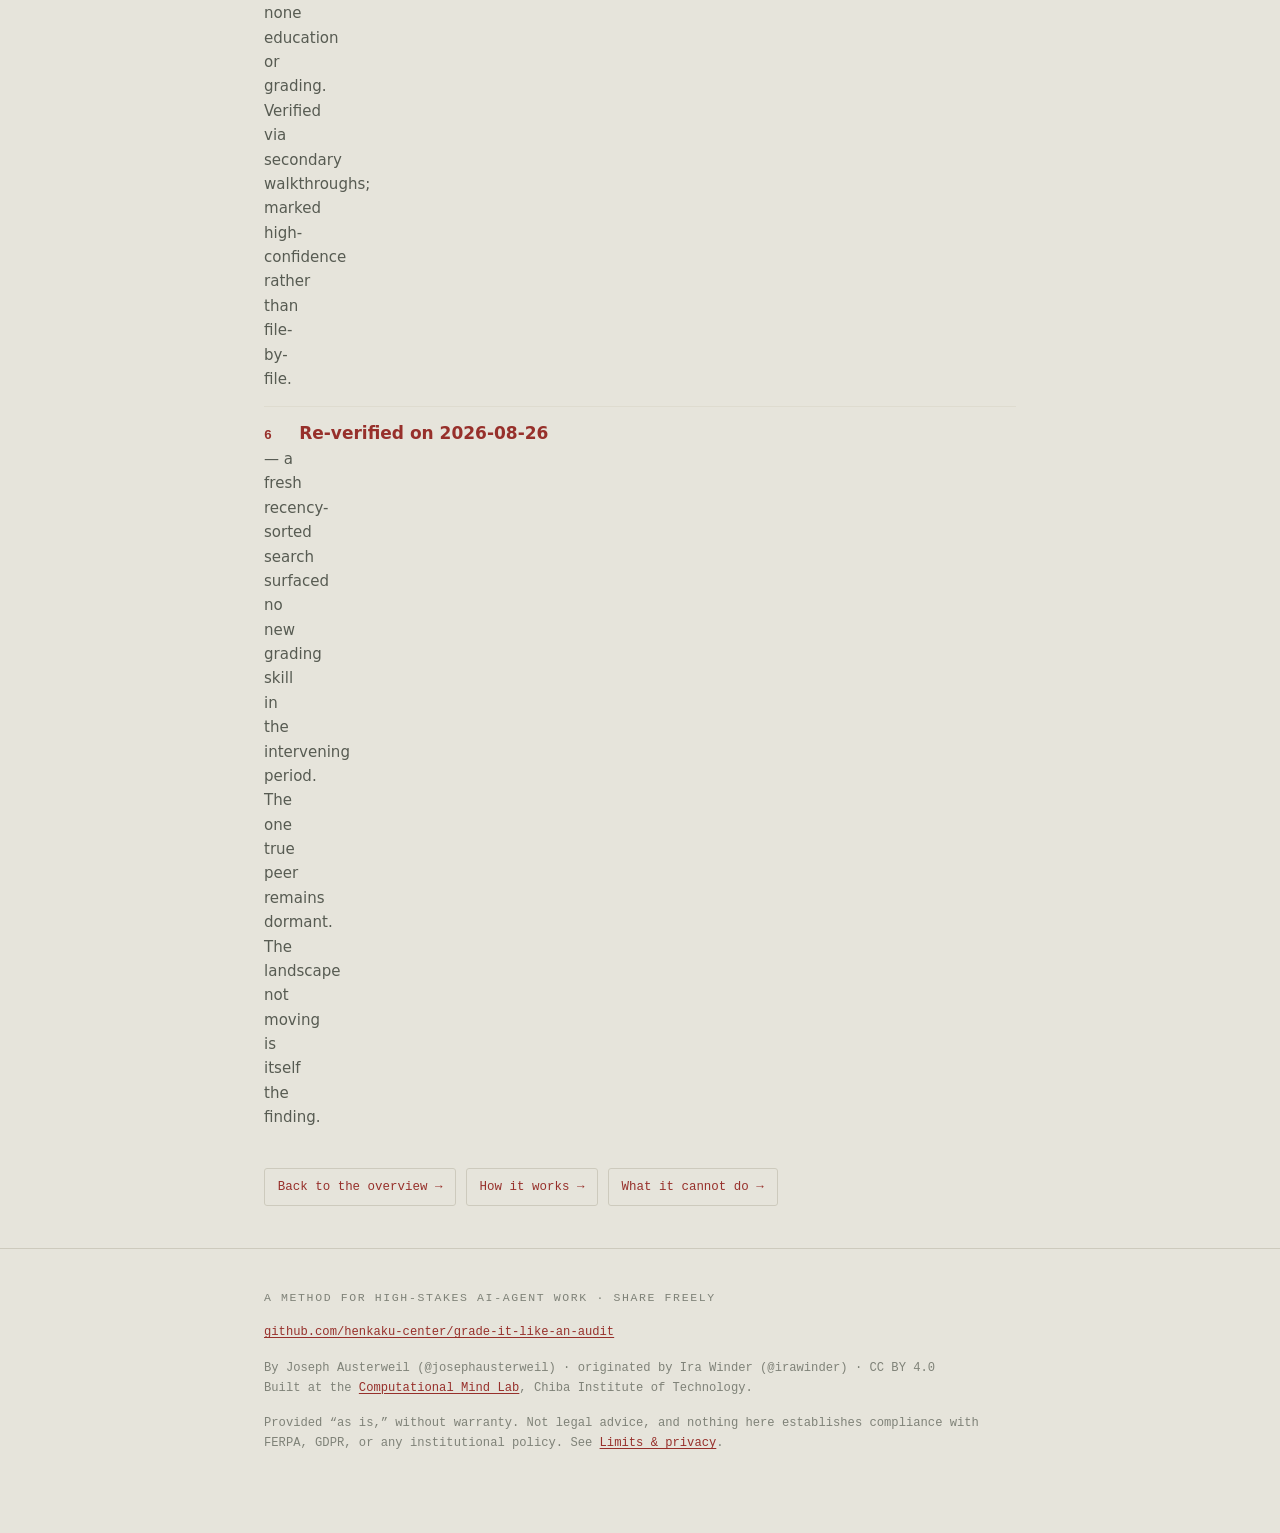
<file: docs/compare.html>
<!DOCTYPE html>
<html lang="en">
<head>
<meta charset="utf-8">
<meta name="viewport" content="width=device-width, initial-scale=1">
<title>How it compares — Grade it like an audit</title>
<meta name="description" content="The AI-grading landscape surveyed honestly: where commercial tools and PrairieLearn are genuinely ahead, what this method combines that no surveyed project does, and the searches backing every absence claim.">
<link rel="canonical" href="https://henkaku-center.github.io/grade-it-like-an-audit/compare.html">
<meta property="og:type" content="website">
<meta property="og:site_name" content="Grade it like an audit">
<meta property="og:title" content="How it compares — Grade it like an audit">
<meta property="og:description" content="The AI-grading landscape surveyed honestly: where commercial tools and PrairieLearn are genuinely ahead, what this method combines that no surveyed project does, and the searches backing every absence claim.">
<meta property="og:url" content="https://henkaku-center.github.io/grade-it-like-an-audit/compare.html">
<meta name="twitter:card" content="summary">
<meta name="twitter:title" content="How it compares — Grade it like an audit">
<meta name="twitter:description" content="The AI-grading landscape surveyed honestly: where commercial tools and PrairieLearn are genuinely ahead, what this method combines that no surveyed project does, and the searches backing every absence claim.">
<link rel="icon" href="data:image/svg+xml,<svg xmlns='http://www.w3.org/2000/svg' viewBox='0 0 16 16'><rect width='16' height='16' fill='%23e6e4db'/><path d='M3 4h10M3 8h10M3 12h6' stroke='%2397302b' stroke-width='1.6'/></svg>">
<link rel="stylesheet" href="assets/style.css">
<script src="assets/theme.js"></script>
</head>
<body>
<a class="skip" href="#main">Skip to content</a>
<nav class="sitenav" aria-label="Site">
  <div class="wrap">
    <a class="brand" href="index.html">Grade it like an audit</a>
    <a class="nl" href="index.html">Overview</a>
    <a class="nl" href="how-it-works.html">How it works</a>
    <a class="nl" href="limits.html">Limits &amp; privacy</a>
    <a class="nl" href="compare.html" aria-current="page">How it compares</a>
    <span class="spacer"></span>
    <button class="theme-toggle" type="button">System</button>
  </div>
</nav>
<main id="main">

<header class="hero">
  <div class="wrap">
    <p class="kicker">The landscape, honestly surveyed</p>
    <h1>How it compares</h1>
    <p class="lead">There are good AI grading products, and several of them will suit you better
    than this one. Here is what you get here that you cannot get from them, what you give up in
    exchange, and the searches behind every claim so you can repeat them.</p>
    <p class="subtle">Surveyed 2026&#8209;08&#8209;24, re-verified 2026&#8209;08&#8209;26. Prices
    below are quoted from each vendor's own pricing page on the date shown, and they change.</p>
  </div>
</header>

<section id="case">
  <div class="wrap">
    <p class="eyebrow">The case for this one</p>
    <h2>What you get here that the products do not offer</h2>

    <p>Most of these are structural rather than featural, which is why no amount of product
    polish elsewhere closes them.</p>

    <div class="ctx-grid">
      <div class="ctx">
        <p class="scope">01</p><h3>No new vendor sees your students' work</h3>
        <p>This is the big one for anyone who has been through a procurement review. Adopting a
        commercial grader means adding a company to your institution's list of processors handling
        education records, and getting that approved. Here there is no such company: the plugin
        adds no destination of its own, and the only service in the loop is your own Claude
        session, under terms your institution may already cover.</p>
      </div>
      <div class="ctx">
        <p class="scope">02</p><h3>No licence, per seat or per student</h3>
        <p>Free, CC BY 4.0, forever, for any number of students. You pay for your own model usage
        and nothing else. There is no plan to age out of and no per-student count to true up at
        renewal.</p>
      </div>
      <div class="ctx">
        <p class="scope">03</p><h3>Your rubric, not a vendor's idea of good work</h3>
        <p>The standard being applied is a markdown file you wrote and can edit mid-term. In a
        hosted product the scoring model is the product, and you tune it at the edges. Here every
        precedent your course sets is written back into your own rulebook and is yours to read,
        change, or delete.</p>
      </div>
      <div class="ctx">
        <p class="scope">04</p><h3>Nothing to be locked into</h3>
        <p>Every artifact is a plain file on your machine: rubric, findings, matrix, precedents,
        letters. There is no export step because there is nothing to export from, and if you stop
        using this tomorrow you keep everything, in a format you can still read in ten years.</p>
      </div>
      <div class="ctx">
        <p class="scope">05</p><h3>It is not limited to essays</h3>
        <p>Most AI graders are essay graders. This reads whatever you point it at &mdash; code,
        notebooks, PDFs, reports with figures, mixed submissions &mdash; because the discipline is
        &ldquo;cite the source&rdquo; rather than a text-scoring model.</p>
      </div>
      <div class="ctx">
        <p class="scope">06</p><h3>You can read the whole method</h3>
        <p>Including the parts that failed. The rules, the agent prompts, the scripts, and the run
        statistics are all in the open, so you can audit the auditor rather than trust a scoring
        model you are not permitted to inspect.</p>
      </div>
    </div>

    <p>And the rigour layer on top of those: blind per-student auditing, a cross-student
    consistency pass, an explicit bound that detects a loop auditing its own repairs, and a
    write-back step that makes the instruction set stronger every term. No surveyed project
    combines more than two of the five (Figure 11).</p>

    <h3>What it costs, side by side</h3>

    <div class="tablewrap"><table>
      <thead><tr><th>&nbsp;</th><th>Price</th><th>Cap</th><th>Who else holds the student work</th></tr></thead>
      <tbody>
        <tr><td><b>Grade it like an audit</b></td>
          <td><b>Free</b> (CC BY 4.0) plus your own model usage</td>
          <td class="num">None</td>
          <td><b>Nobody new.</b> Your own Claude session, under your existing terms</td></tr>
        <tr><td><a href="https://cograder.com/pricing/">CoGrader</a></td>
          <td>Free tier; $15/mo billed annually, or $19/mo</td>
          <td>100/mo free; 350/mo on Standard</td><td>The vendor</td></tr>
        <tr><td><a href="https://www.essaygrader.ai/pricing">EssayGrader</a></td>
          <td>Free tier; $6.99 / $14.99 / $34.99 per month</td>
          <td>50 / 100 / 350 / 800 essays per month</td><td>The vendor</td></tr>
        <tr><td><a href="https://guides.gradescope.com/hc/en-us/articles/24838908062093-AI-assisted-grading-and-answer-groups">Gradescope</a></td>
          <td>Institutional quote; not published publicly</td>
          <td>Per institutional licence</td><td>The vendor (Turnitin)</td></tr>
        <tr><td><a href="https://www.classcompanion.com">Class Companion</a></td>
          <td>Free to teachers; LMS integration needs a school plan, price not published</td>
          <td>Per plan</td><td>The vendor</td></tr>
        <tr><td><a href="https://docs.prairielearn.com/aiGrading/">PrairieLearn</a></td>
          <td><b>Free</b> and open source, self-hosted</td>
          <td class="num">None</td><td>Nobody new, if you self-host</td></tr>
      </tbody>
    </table></div>

    <p class="src">Prices read from each vendor's own pricing page on 2026-08-26. CoGrader and
    EssayGrader publish theirs; Gradescope and Class Companion do not publish institutional
    pricing, so those rows say so rather than guessing. Free tiers are real and may be all a
    small course needs &mdash; the point of this table is not that the products are expensive,
    it is that <b>a per-seat price and a third-party processor are two costs this one does not
    have.</b></p>

    <div class="card good">
      <p class="lbl">Choose this one if</p>
      <p>You care more about being able to <em>defend</em> a grade than about grading quickly;
      your institution's approval process makes adding a vendor slow or impossible; your
      submissions are not plain essays; you want the standard being applied to be a document you
      own; or you want the same method for something that is not grading at all.</p>
    </div>
  </div>
</section>

<section id="ahead">
  <div class="wrap">
    <p class="eyebrow">First, the honest part</p>
    <h2>Where others are genuinely ahead</h2>

    <p>Having made the case, here is the other side of it, at full strength. If what you need is
    convenience, LMS integration, vendor support, or proven scale across a whole institution, one
    of the products below will serve you better. This is a rigour layer, not a convenience rival,
    and pretending otherwise would waste your time.</p>

    <ul class="tight">
      <li><strong>Commercial products are ahead on everything operational.</strong>
      <a href="https://guides.gradescope.com/hc/en-us/articles/24838908062093-AI-assisted-grading-and-answer-groups">Gradescope</a>
      (AI answer-grouping at institutional scale), <a href="https://cograder.com">CoGrader</a>,
      <a href="https://www.briskteaching.com">Brisk</a>, <a href="https://www.classcompanion.com">Class
      Companion</a> and others have real interfaces, LMS integration, grade passback, support
      contracts, and compliance positioning. None of that exists here.</li>
      <li><strong><a href="https://docs.prairielearn.com/aiGrading/">PrairieLearn</a> is ahead on
      battle-tested infrastructure</strong> and a human-override workflow proven at course scale, in
      an open-source platform with a real community.</li>
      <li><strong><a href="https://github.com/Xiaochr/LLM-AES">LLM-AES</a> is ahead on academic
      validation</strong> &mdash; peer-reviewed at LAK25. This project has honest internal run
      statistics, which is not the same thing as external peer review, and should not be confused
      with it.</li>
      <li><strong><a href="https://github.com/ChantillyAn/homework-grader">homework-grader</a> had the
      calibration idea first.</strong> Its quantitative teacher-calibration was ahead of this
      project's original design, and <code>/grade-audit calibrate</code> exists because that was the
      right idea. Credited here rather than quietly absorbed. (It appears dormant: at survey time its
      repository was created and last pushed on the same day, 2026&#8209;02&#8209;22, at 7 stars &mdash;
      which is part of why the idea needed a maintained home.)</li>
    </ul>

    <div class="card warn">
      <p class="lbl">And what you give up by choosing this one</p>
      <p>No interface beyond a terminal, no LMS integration or grade passback, no support contract,
      no certification, and no peer review. It requires Claude Code and a willingness to edit
      markdown. Model usage is not free even though the tool is, and a round over N submissions
      spawns N auditors plus a lead pass, three to five times over. If that list is disqualifying,
      it genuinely is disqualifying, and one of the products above is the better answer.</p>
    </div>
  </div>
</section>

<section id="table">
  <div class="wrap">
    <p class="eyebrow">Direct comparison</p>
    <h2>Things you could install or adopt instead</h2>

    <div class="tablewrap"><table>
      <thead><tr><th>Project</th><th>Type</th><th>Evidence-cited judgments</th>
        <th>Independent audit pass</th><th>Write-back</th><th>Human in the loop</th>
        <th>Published validation</th></tr></thead>
      <tbody>
        <tr><td><b>Grade it like an audit</b></td><td>Method + Claude Code plugin</td>
          <td>Every judgment named and evidenced; praise audited too</td>
          <td>Blind subagent per submission, lead consistency pass, explicit convergence bound</td>
          <td>Every caught failure becomes a durable rule</td>
          <td>Per-fix approval; one human reader outside the loop</td>
          <td>Honest run statistics, failures included</td></tr>
        <tr><td><a href="https://github.com/ChantillyAn/homework-grader">homework-grader</a></td><td>Claude Code skill</td>
          <td>Mandatory quote per dimension</td>
          <td>Bias controls and &kappa;-calibration; single grader, no second reviewer</td>
          <td>Manual rubric refinement</td><td>Teacher calibrates and reviews flags</td>
          <td>Built-in &kappa;/&rho;/MAD machinery; no external statistics</td></tr>
        <tr><td><a href="https://github.com/YujxZJCN/teaching-skills">teaching-skills</a></td><td>Claude Code skill suite</td>
          <td>Evidence-bound outputs</td><td>Deterministic gates; no blind fan-out</td>
          <td>Per-term improvement record</td><td>Professor checkpoints</td><td>&mdash;</td></tr>
        <tr><td><a href="https://github.com/rudini/claude-edu-plugins">claude-edu-plugins</a></td><td>Plugin (Moodle/Kahoot)</td>
          <td>&mdash;</td><td>&mdash;</td><td>&mdash;</td><td>Partial</td><td>&mdash;</td></tr>
        <tr><td><a href="https://github.com/Xiaochr/LLM-AES">LLM-AES</a></td><td>Research framework</td>
          <td>Score-oriented</td><td>Dual-process (LLM plus supervised model)</td>
          <td>&mdash;</td><td>Yes</td><td><b>Peer-reviewed (LAK25)</b></td></tr>
        <tr><td><a href="https://docs.prairielearn.com/aiGrading/">PrairieLearn AI grading</a></td><td>Course platform feature</td>
          <td>Per-submission rationale; full prompt transparency</td>
          <td>Human review and override instead</td><td>&mdash;</td>
          <td>The human grade always wins</td><td>Instructor-reported accuracy</td></tr>
      </tbody>
    </table></div>

    <p class="src">Capabilities for homework-grader and teaching-skills are taken from their READMEs
    rather than from code inspection; commercial claims are vendor claims. If this table misses a
    competitor, please open an issue &mdash; it follows the same rule as everything else here: it gets
    corrected, and the correction is the point.</p>
  </div>
</section>

<section id="unique">
  <div class="wrap">
    <p class="eyebrow">The claim, stated so it can be checked</p>
    <h2>What is actually unique</h2>

    <p>Not &ldquo;AI grading.&rdquo; Plenty of tools do that, and several do it better than this one
    in every way a busy department would care about. What no surveyed project combines is these five
    at once:</p>

    <figure>
      <div class="tablewrap"><table>
        <thead><tr><th>&nbsp;</th><th>Blind per-student fan-out</th><th>Cross-student consistency pass</th>
          <th>Convergence bound</th><th>Structural write-back</th><th>Failure-inclusive stats</th>
          <th>Total</th></tr></thead>
        <tbody>
          <tr><td><b>Grade it like an audit</b></td>
            <td class="score on">&#9679;</td><td class="score on">&#9679;</td><td class="score on">&#9679;</td>
            <td class="score on">&#9679;</td><td class="score on">&#9679;</td><td class="num"><b>5</b></td></tr>
          <tr><td>homework-grader</td><td class="score off">&#9675;</td><td class="score off">&#9675;</td>
            <td class="score off">&#9675;</td><td class="score off">&#9675;</td><td class="score off">&#9675;</td><td class="num">0</td></tr>
          <tr><td>teaching-skills</td><td class="score off">&#9675;</td><td class="score off">&#9675;</td>
            <td class="score off">&#9675;</td><td class="score on">&#9679;</td><td class="score off">&#9675;</td><td class="num">1</td></tr>
          <tr><td>LLM-AES</td><td class="score off">&#9675;</td><td class="score off">&#9675;</td>
            <td class="score off">&#9675;</td><td class="score off">&#9675;</td><td class="score on">&#9679;</td><td class="num">1</td></tr>
          <tr><td>PrairieLearn</td><td class="score off">&#9675;</td><td class="score off">&#9675;</td>
            <td class="score off">&#9675;</td><td class="score off">&#9675;</td><td class="score off">&#9675;</td><td class="num">0</td></tr>
          <tr><td>claude-edu-plugins</td><td class="score off">&#9675;</td><td class="score off">&#9675;</td>
            <td class="score off">&#9675;</td><td class="score off">&#9675;</td><td class="score off">&#9675;</td><td class="num">0</td></tr>
        </tbody>
      </table></div>
      <figcaption><b>Figure 11.</b> Scored from public documentation, generously where ambiguous. The
      honest reading is not &ldquo;this one is best&rdquo; &mdash; it is that <b>these five properties
      are unoccupied territory</b>, and a project that wants them has to build them.</figcaption>
    </figure>

    <p>The convergence bound is the one most likely to be undervalued. Every grading loop can detect
    problems; far fewer can detect that they have <em>started auditing their own repairs</em>, which
    is how a careful process turns into an expensive one that never terminates. That failure happened
    here, on a real run, and the rule exists because of it.</p>

    <p>Worth noting on the official side: Anthropic's
    <a href="https://github.com/anthropics/k12-teacher-skills">k12-teacher-skills</a> (400 stars at
    re-verification, up from 394) covers lesson planning and differentiation and
    <strong>does not grade</strong>. Official adjacent interest; unoccupied niche.</p>
  </div>
</section>

<section id="searches">
  <div class="wrap">
    <p class="eyebrow">Show your work</p>
    <h2>The searches behind the absence claims</h2>

    <p>Claiming &ldquo;no existing Claude Code skill does audit-style grading&rdquo; requires showing
    the searches that failed to find one. Run 2026&#8209;08&#8209;24, re-verified 2026&#8209;08&#8209;26:</p>

    <ol class="recipe">
      <li><b>Four awesome-lists</b> <span class="why">&mdash; hesreallyhim/awesome-claude-code,
      travisvn/awesome-claude-skills, karanb192/awesome-claude-skills, BehiSecc/awesome-claude-skills
      &mdash; grepped for grade, grading, grader, rubric, essay, homework, teacher, assess. Zero
      student-work grading entries.</span></li>
      <li><b>GitHub API repository searches</b> <span class="why">&mdash; &ldquo;claude skill
      grading&rdquo;, &ldquo;claude grader&rdquo;, &ldquo;claude-code rubric&rdquo;, &ldquo;claude
      skill essay grading&rdquo;, by stars. No audit-style grading skill; the only additional grading
      skill was a 2-star single-purpose IELTS scorer.</span></li>
      <li><b>Web search for blind or independent per-submission subagent grading</b>
      <span class="why">&mdash; generic subagent tutorials only.</span></li>
      <li><b>The SkillsMP marketplace</b> <span class="why">&mdash; query &ldquo;grading&rdquo;. No
      student-work grading skills.</span></li>
      <li><b>The official anthropics/skills repository</b> <span class="why">&mdash; 17 skills, none
      education or grading. Verified via secondary walkthroughs; marked high-confidence rather than
      file-by-file.</span></li>
      <li class="key"><b>Re-verified on 2026&#8209;08&#8209;26</b> <span class="why">&mdash; a fresh
      recency-sorted search surfaced no new grading skill in the intervening period. The one true peer
      remains dormant. The landscape not moving is itself the finding.</span></li>
    </ol>

    <div class="nextpage">
      <a href="index.html">Back to the overview &rarr;</a>
      <a href="how-it-works.html">How it works &rarr;</a>
      <a href="limits.html">What it cannot do &rarr;</a>
    </div>
  </div>
</section>

</main>
<footer>
  <div class="wrap">
    <p class="divider-label">A method for high-stakes AI-agent work &middot; share freely</p>
    <p><a href="https://github.com/henkaku-center/grade-it-like-an-audit">github.com/henkaku-center/grade-it-like-an-audit</a></p>
    <p>By Joseph Austerweil (@josephausterweil) &middot; originated by Ira Winder (@irawinder) &middot; CC BY 4.0<br>
    Built at the <a href="https://cml.chibatech.dev/">Computational Mind Lab</a>, Chiba Institute of Technology.</p>
    <p>Provided &ldquo;as is,&rdquo; without warranty. Not legal advice, and nothing here establishes compliance
    with FERPA, GDPR, or any institutional policy. See <a href="limits.html#liability">Limits &amp; privacy</a>.</p>
  </div>
</footer>
</body>
</html>
</file>
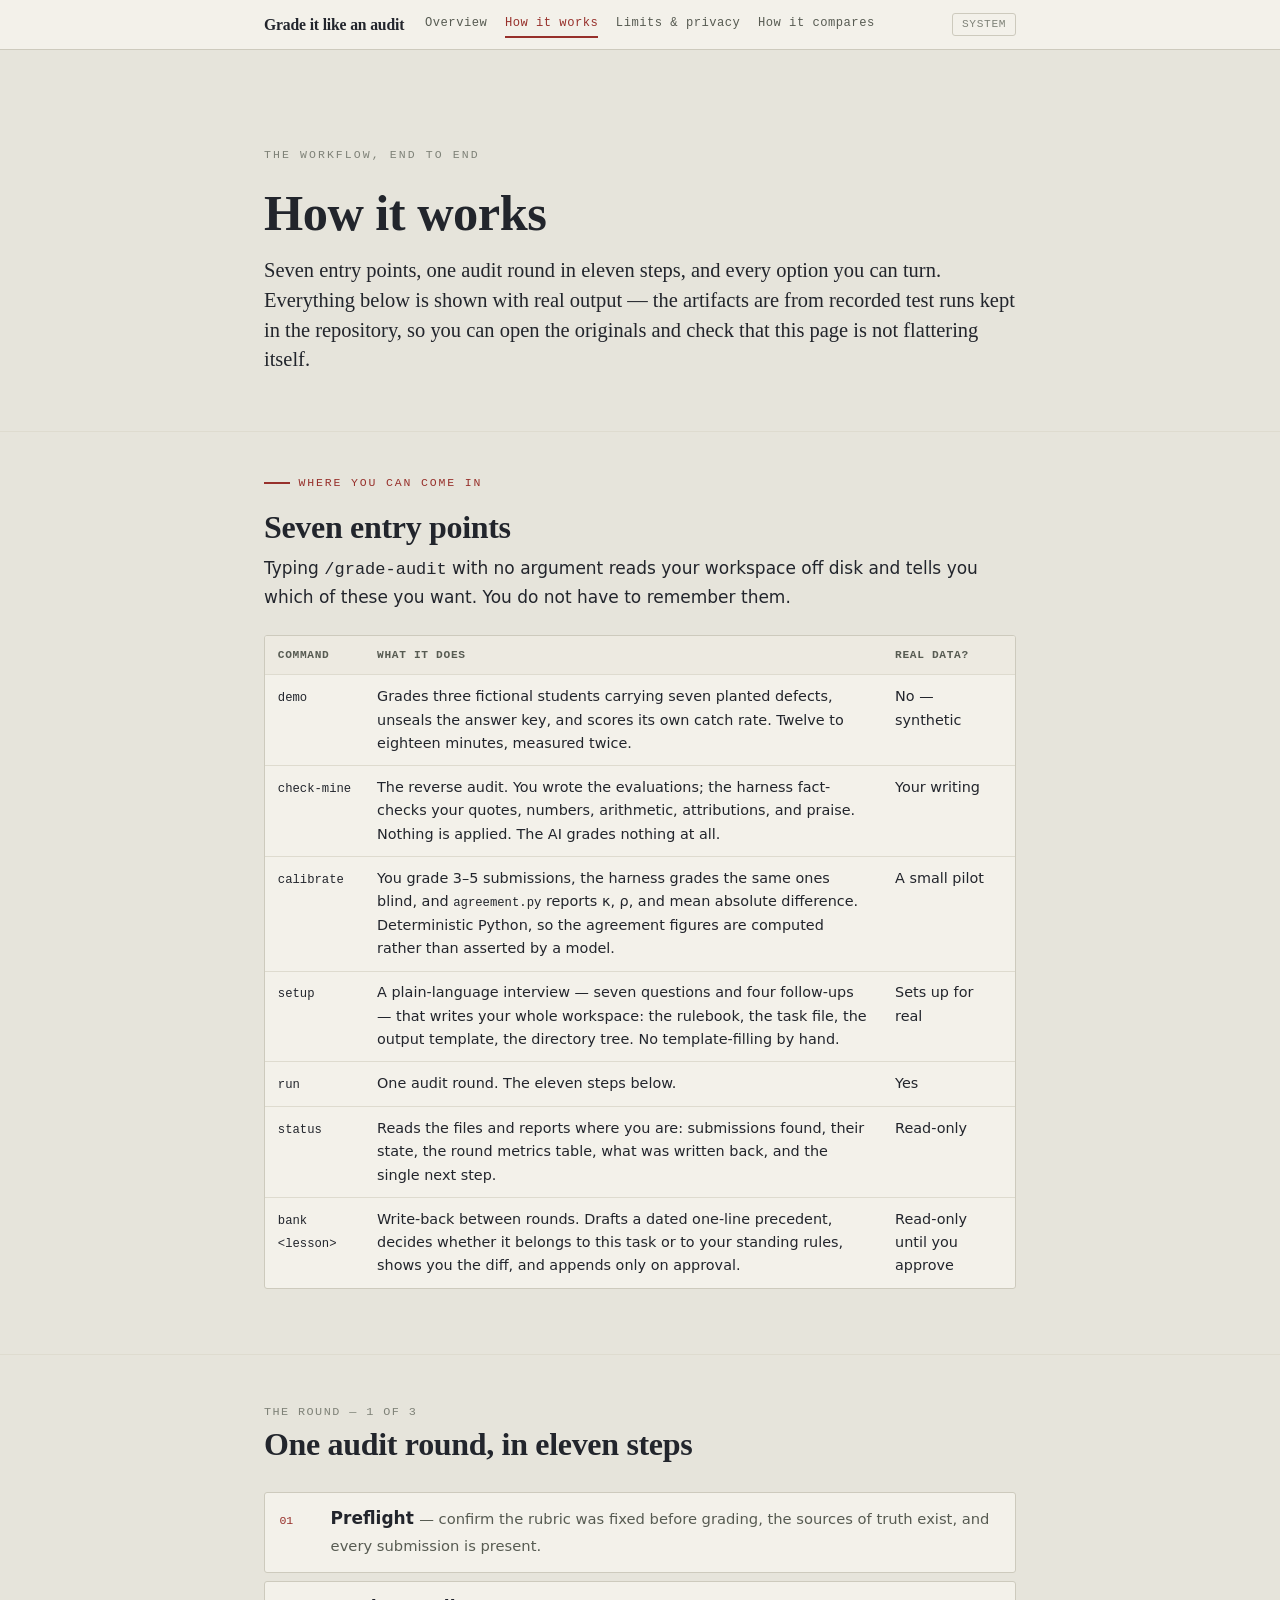
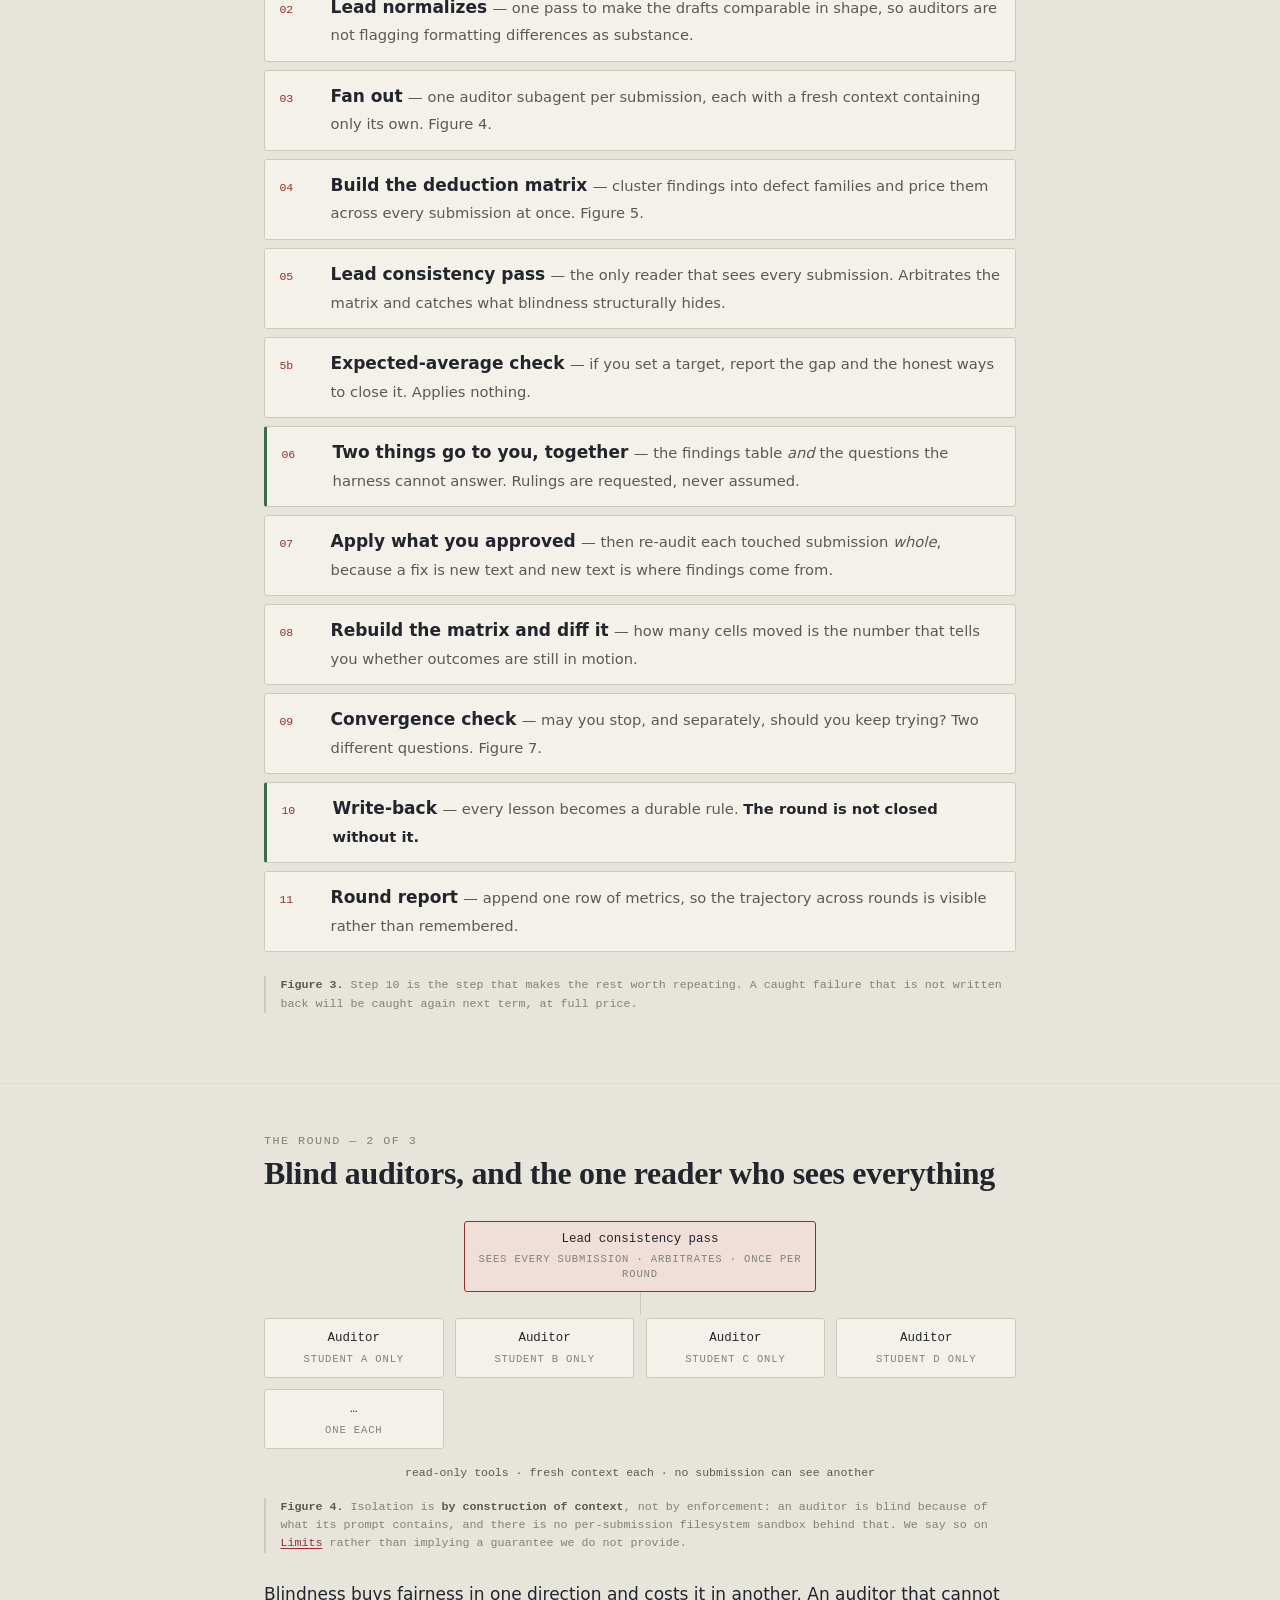
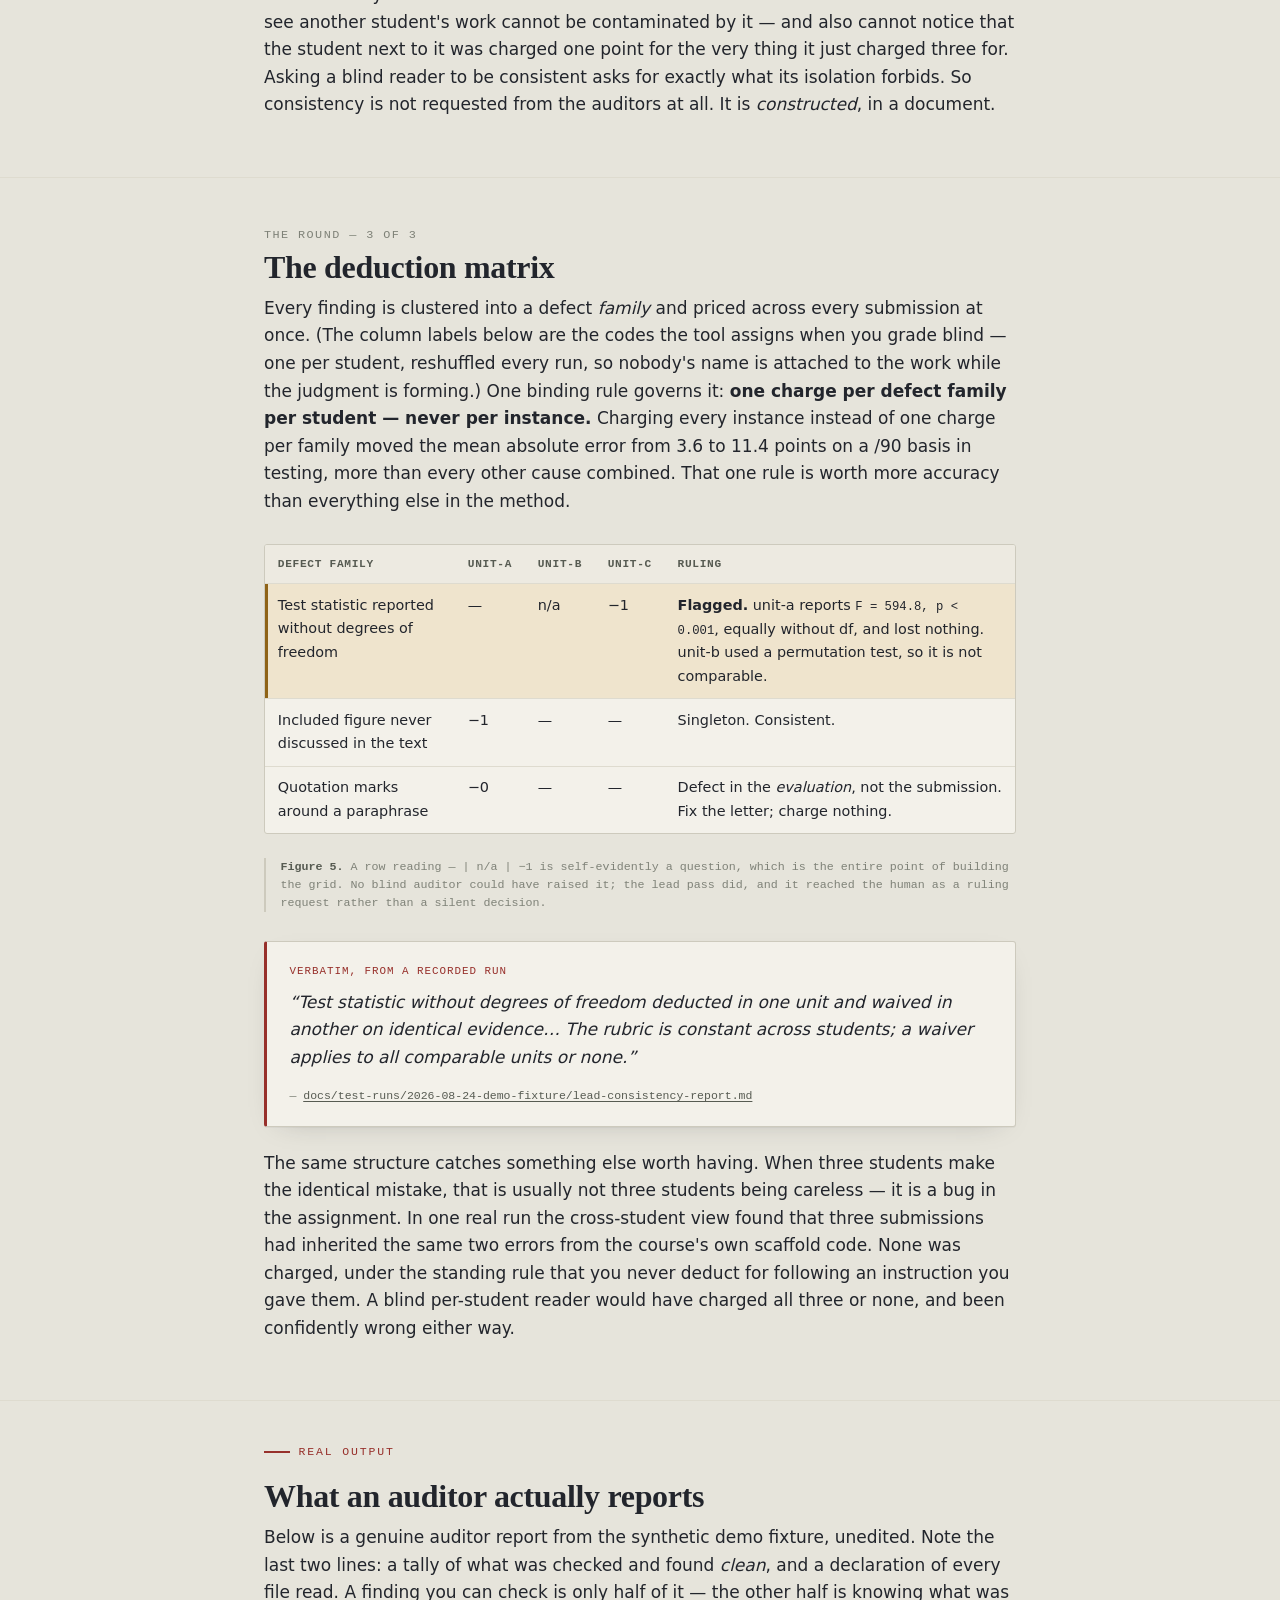
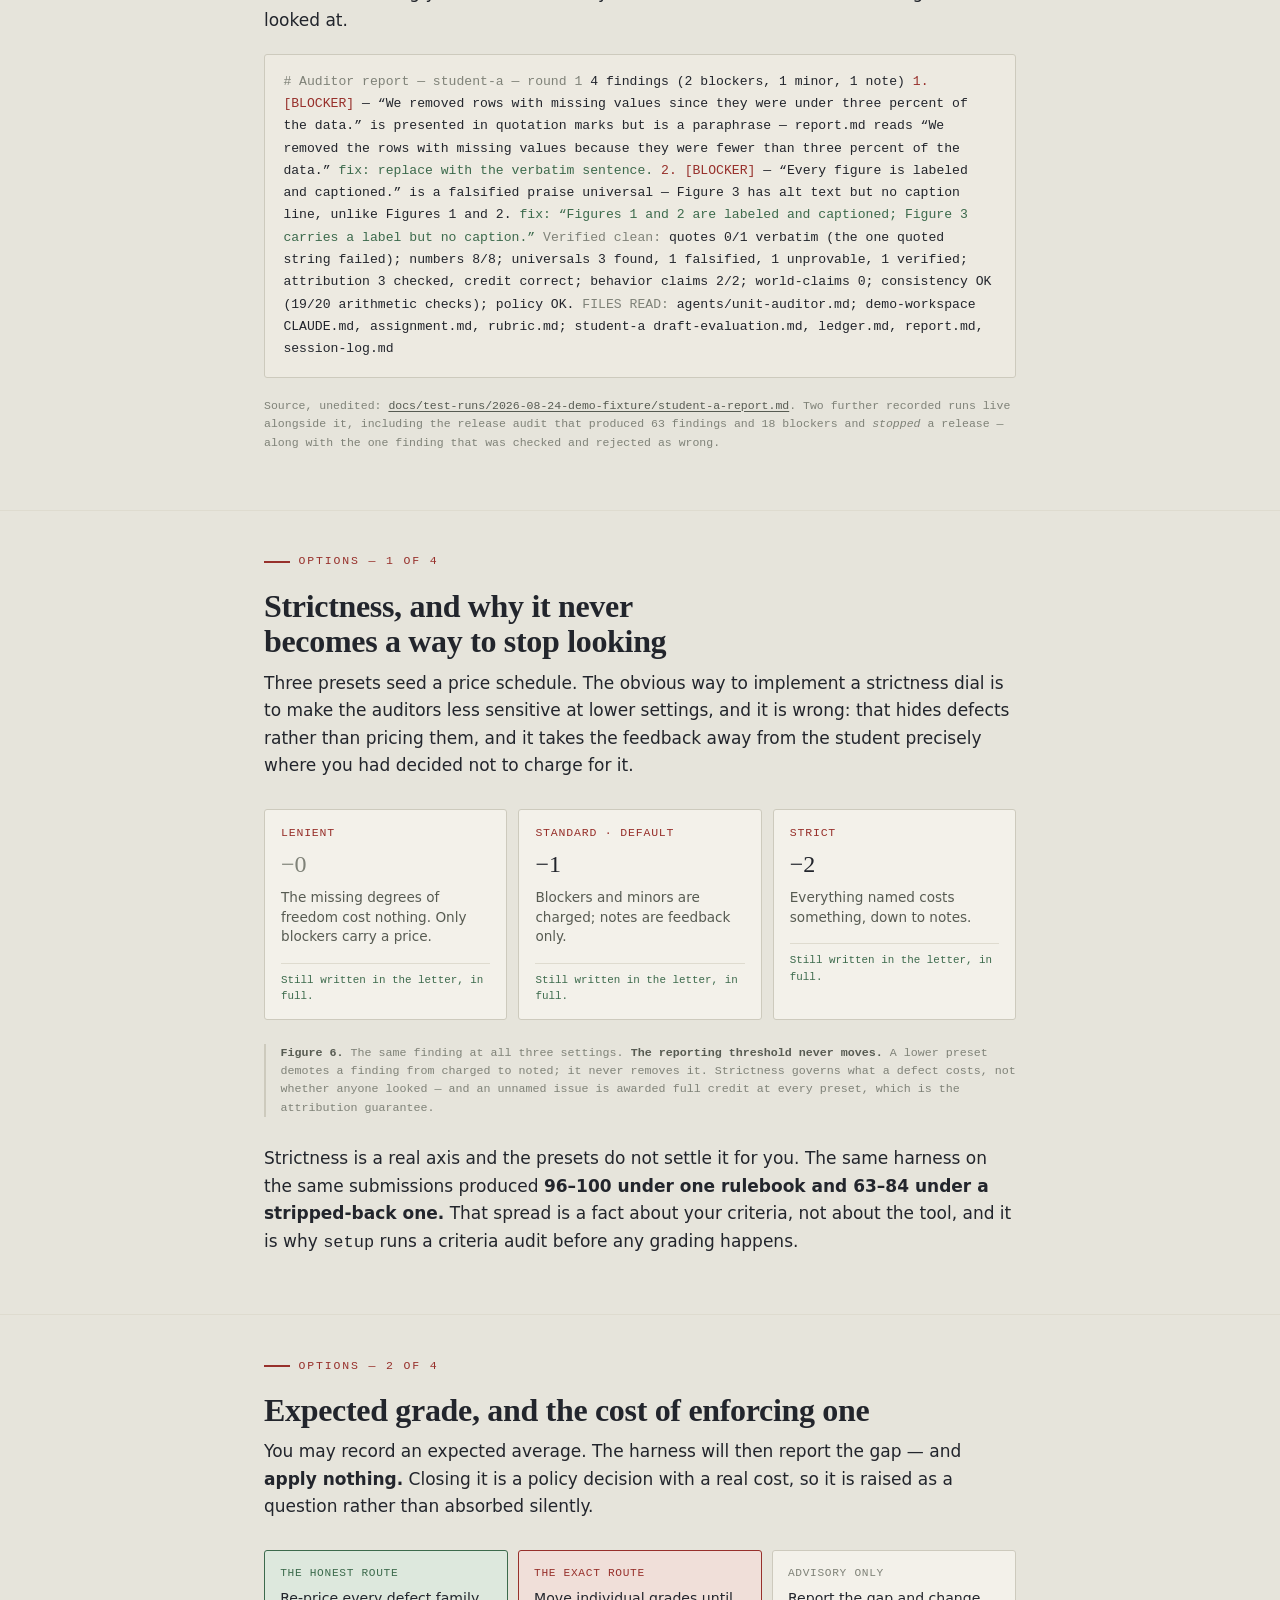
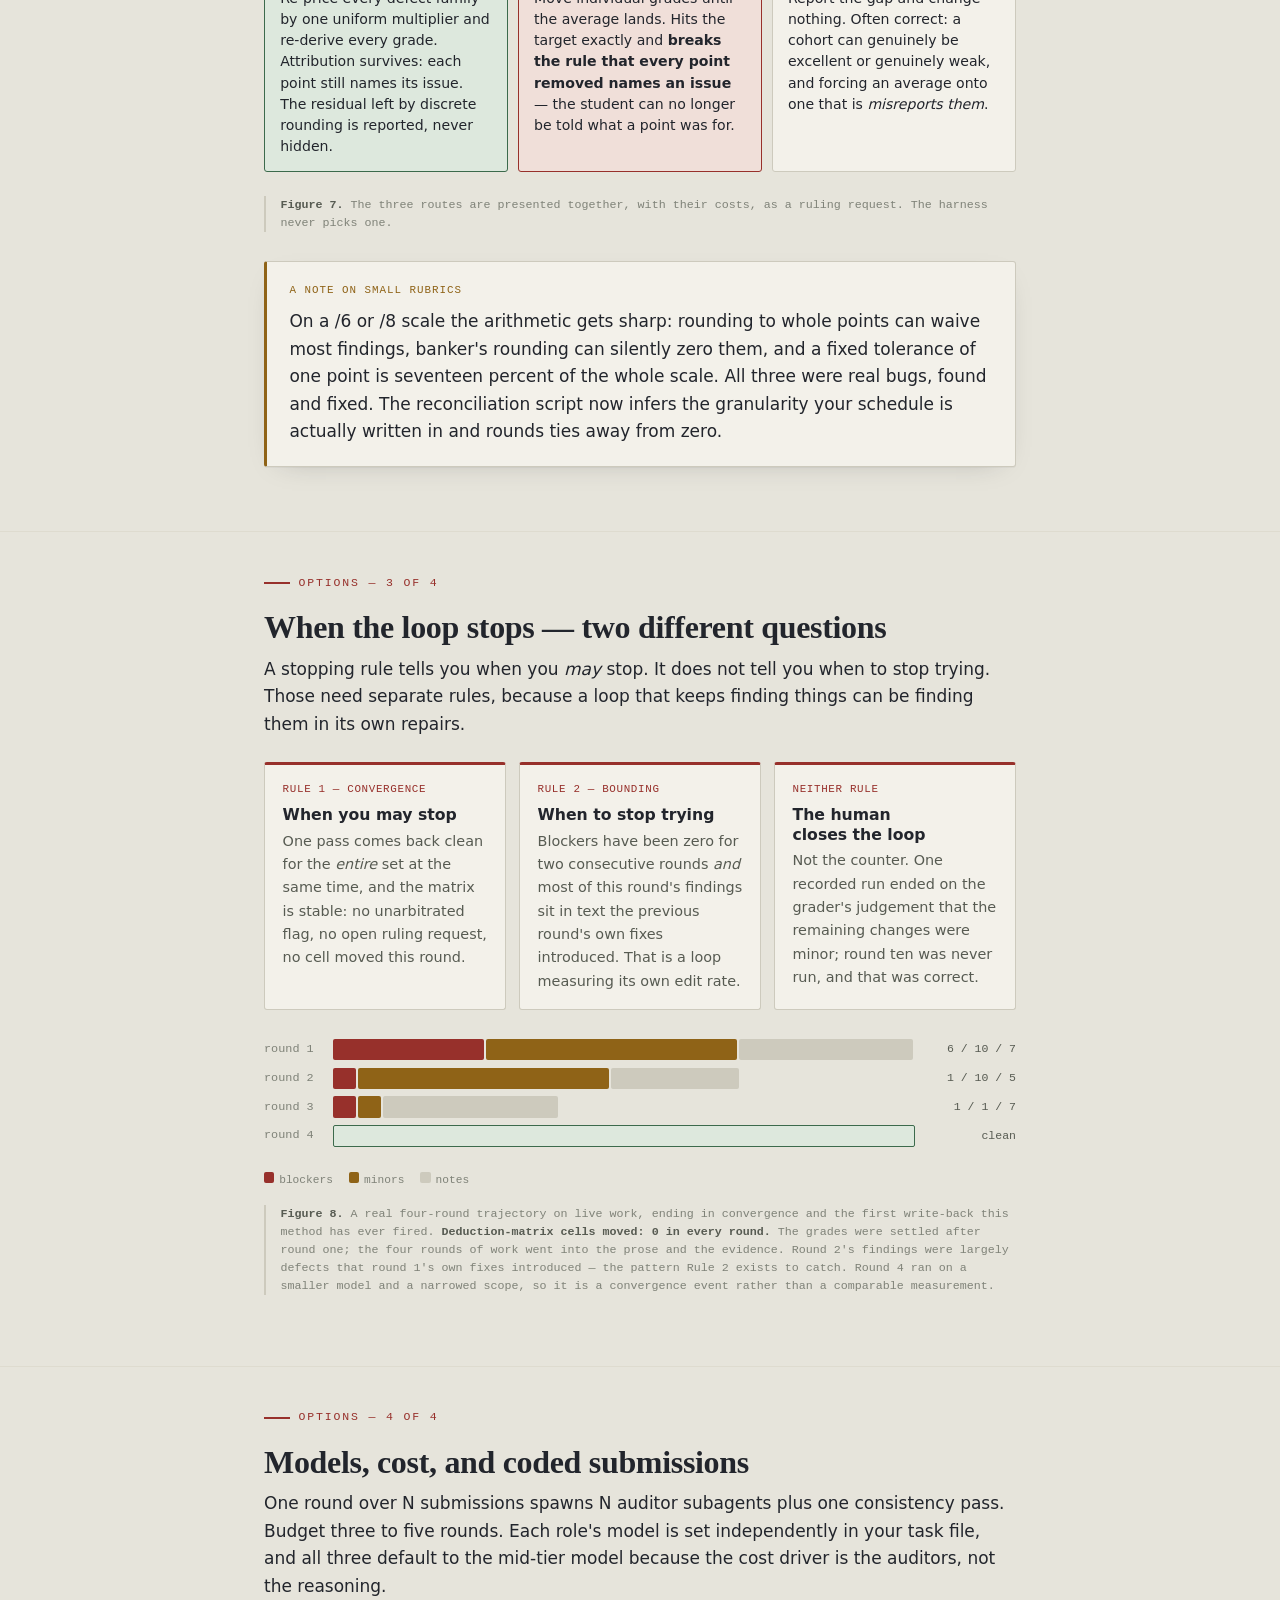
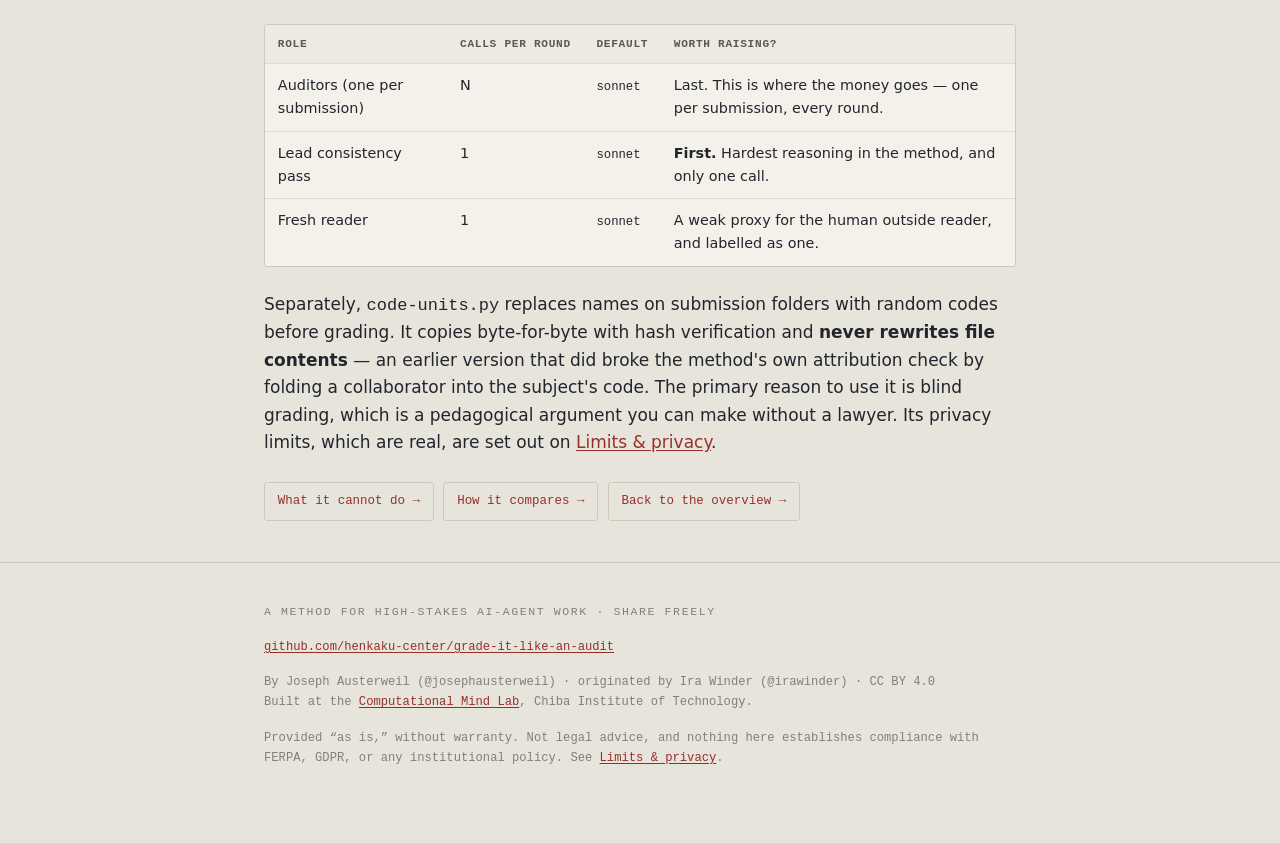
<file: docs/how-it-works.html>
<!DOCTYPE html>
<html lang="en">
<head>
<meta charset="utf-8">
<meta name="viewport" content="width=device-width, initial-scale=1">
<title>How it works — Grade it like an audit</title>
<meta name="description" content="The full workflow: seven entry points, an eleven-step audit round, blind auditor fan-out, the deduction matrix, strictness presets, expected-average handling, convergence rules, and model costs — shown with real recorded output.">
<link rel="canonical" href="https://henkaku-center.github.io/grade-it-like-an-audit/how-it-works.html">
<meta property="og:type" content="website">
<meta property="og:site_name" content="Grade it like an audit">
<meta property="og:title" content="How it works — Grade it like an audit">
<meta property="og:description" content="The full workflow: seven entry points, an eleven-step audit round, blind auditor fan-out, the deduction matrix, strictness presets, expected-average handling, convergence rules, and model costs — shown with real recorded output.">
<meta property="og:url" content="https://henkaku-center.github.io/grade-it-like-an-audit/how-it-works.html">
<meta name="twitter:card" content="summary">
<meta name="twitter:title" content="How it works — Grade it like an audit">
<meta name="twitter:description" content="The full workflow: seven entry points, an eleven-step audit round, blind auditor fan-out, the deduction matrix, strictness presets, expected-average handling, convergence rules, and model costs — shown with real recorded output.">
<link rel="icon" href="data:image/svg+xml,<svg xmlns='http://www.w3.org/2000/svg' viewBox='0 0 16 16'><rect width='16' height='16' fill='%23e6e4db'/><path d='M3 4h10M3 8h10M3 12h6' stroke='%2397302b' stroke-width='1.6'/></svg>">
<link rel="stylesheet" href="assets/style.css">
<script src="assets/theme.js"></script>
</head>
<body>
<a class="skip" href="#main">Skip to content</a>
<nav class="sitenav" aria-label="Site">
  <div class="wrap">
    <a class="brand" href="index.html">Grade it like an audit</a>
    <a class="nl" href="index.html">Overview</a>
    <a class="nl" href="how-it-works.html" aria-current="page">How it works</a>
    <a class="nl" href="limits.html">Limits &amp; privacy</a>
    <a class="nl" href="compare.html">How it compares</a>
    <span class="spacer"></span>
    <button class="theme-toggle" type="button">System</button>
  </div>
</nav>
<main id="main">

<header class="hero">
  <div class="wrap">
    <p class="kicker">The workflow, end to end</p>
    <h1>How it works</h1>
    <p class="lead">Seven entry points, one audit round in eleven steps, and every option you can
    turn. Everything below is shown with real output &mdash; the artifacts are from recorded test
    runs kept in the repository, so you can open the originals and check that this page is not
    flattering itself.</p>
  </div>
</header>

<section id="entry">
  <div class="wrap">
    <p class="eyebrow">Where you can come in</p>
    <h2>Seven entry points</h2>
    <p>Typing <code>/grade-audit</code> with no argument reads your workspace off disk and tells you
    which of these you want. You do not have to remember them.</p>

    <div class="tablewrap"><table>
      <thead><tr><th>Command</th><th>What it does</th><th>Real data?</th></tr></thead>
      <tbody>
        <tr><td><code>demo</code></td><td>Grades three fictional students carrying seven planted
          defects, unseals the answer key, and scores its own catch rate. Twelve to eighteen minutes,
          measured twice.</td><td>No &mdash; synthetic</td></tr>
        <tr><td><code>check-mine</code></td><td>The reverse audit. You wrote the evaluations; the
          harness fact-checks your quotes, numbers, arithmetic, attributions, and praise. Nothing is
          applied. The AI grades nothing at all.</td><td>Your writing</td></tr>
        <tr><td><code>calibrate</code></td><td>You grade 3&ndash;5 submissions, the harness grades the same
          ones blind, and <code>agreement.py</code> reports &kappa;, &rho;, and mean absolute
          difference. Deterministic Python, so the agreement figures are computed rather than
          asserted by a model.</td><td>A small pilot</td></tr>
        <tr><td><code>setup</code></td><td>A plain-language interview &mdash; seven questions and
          four follow-ups &mdash; that writes your whole workspace: the rulebook, the task file, the
          output template, the directory tree. No template-filling by hand.</td><td>Sets up for real</td></tr>
        <tr><td><code>run</code></td><td>One audit round. The eleven steps below.</td><td>Yes</td></tr>
        <tr><td><code>status</code></td><td>Reads the files and reports where you are: submissions found,
          their state, the round metrics table, what was written back, and the single next
          step.</td><td>Read-only</td></tr>
        <tr><td><code>bank &lt;lesson&gt;</code></td><td>Write-back between rounds. Drafts a dated
          one-line precedent, decides whether it belongs to this task or to your standing rules, shows
          you the diff, and appends only on approval.</td><td>Read-only until you approve</td></tr>
      </tbody>
    </table></div>
  </div>
</section>

<section class="pillar" id="round">
  <div class="wrap">
    <p class="pillar-index">The round &mdash; 1 of 3</p>
    <h2>One audit round, in eleven steps</h2>

    <figure>
      <div class="cycle">
        <div class="cstep"><span class="cn">01</span><span><b>Preflight</b>
          <span class="d">&mdash; confirm the rubric was fixed before grading, the sources of truth exist, and every submission is present.</span></span></div>
        <div class="cstep"><span class="cn">02</span><span><b>Lead normalizes</b>
          <span class="d">&mdash; one pass to make the drafts comparable in shape, so auditors are not flagging formatting differences as substance.</span></span></div>
        <div class="cstep"><span class="cn">03</span><span><b>Fan out</b>
          <span class="d">&mdash; one auditor subagent per submission, each with a fresh context containing only its own. Figure 4.</span></span></div>
        <div class="cstep"><span class="cn">04</span><span><b>Build the deduction matrix</b>
          <span class="d">&mdash; cluster findings into defect families and price them across every submission at once. Figure 5.</span></span></div>
        <div class="cstep"><span class="cn">05</span><span><b>Lead consistency pass</b>
          <span class="d">&mdash; the only reader that sees every submission. Arbitrates the matrix and catches what blindness structurally hides.</span></span></div>
        <div class="cstep"><span class="cn">5b</span><span><b>Expected-average check</b>
          <span class="d">&mdash; if you set a target, report the gap and the honest ways to close it. Applies nothing.</span></span></div>
        <div class="cstep emph"><span class="cn">06</span><span><b>Two things go to you, together</b>
          <span class="d">&mdash; the findings table <em>and</em> the questions the harness cannot answer. Rulings are requested, never assumed.</span></span></div>
        <div class="cstep"><span class="cn">07</span><span><b>Apply what you approved</b>
          <span class="d">&mdash; then re-audit each touched submission <em>whole</em>, because a fix is new text and new text is where findings come from.</span></span></div>
        <div class="cstep"><span class="cn">08</span><span><b>Rebuild the matrix and diff it</b>
          <span class="d">&mdash; how many cells moved is the number that tells you whether outcomes are still in motion.</span></span></div>
        <div class="cstep"><span class="cn">09</span><span><b>Convergence check</b>
          <span class="d">&mdash; may you stop, and separately, should you keep trying? Two different questions. Figure 7.</span></span></div>
        <div class="cstep emph"><span class="cn">10</span><span><b>Write-back</b>
          <span class="d">&mdash; every lesson becomes a durable rule. <strong>The round is not closed without it.</strong></span></span></div>
        <div class="cstep"><span class="cn">11</span><span><b>Round report</b>
          <span class="d">&mdash; append one row of metrics, so the trajectory across rounds is visible rather than remembered.</span></span></div>
      </div>
      <figcaption><b>Figure 3.</b> Step 10 is the step that makes the rest worth repeating. A caught
      failure that is not written back will be caught again next term, at full price.</figcaption>
    </figure>
  </div>
</section>

<section class="pillar" id="blind">
  <div class="wrap">
    <p class="pillar-index">The round &mdash; 2 of 3</p>
    <h2>Blind auditors, and the one reader who sees everything</h2>

    <figure>
      <div class="fanout">
        <div class="node lead">Lead consistency pass<span class="role">sees every submission &middot; arbitrates &middot; once per round</span></div>
        <div class="fan-stem"></div>
        <div class="fan-row">
          <div class="node">Auditor<span class="role">student A only</span></div>
          <div class="node">Auditor<span class="role">student B only</span></div>
          <div class="node">Auditor<span class="role">student C only</span></div>
          <div class="node">Auditor<span class="role">student D only</span></div>
          <div class="node">&hellip;<span class="role">one each</span></div>
        </div>
        <p class="fan-caption">read-only tools &middot; fresh context each &middot; no submission can see another</p>
      </div>
      <figcaption><b>Figure 4.</b> Isolation is <b>by construction of context</b>, not by enforcement:
      an auditor is blind because of what its prompt contains, and there is no per-submission filesystem
      sandbox behind that. We say so on <a href="limits.html">Limits</a> rather than implying a
      guarantee we do not provide.</figcaption>
    </figure>

    <p>Blindness buys fairness in one direction and costs it in another. An auditor that cannot see
    another student's work cannot be contaminated by it &mdash; and also cannot notice that the
    student next to it was charged one point for the very thing it just charged three for. Asking a blind reader to be consistent asks
    for exactly what its isolation forbids. So consistency is not requested from the auditors at all.
    It is <em>constructed</em>, in a document.</p>
  </div>
</section>

<section class="pillar" id="matrix">
  <div class="wrap">
    <p class="pillar-index">The round &mdash; 3 of 3</p>
    <h2>The deduction matrix</h2>

    <p>Every finding is clustered into a defect <em>family</em> and priced across every submission at once.
    (The column labels below are the codes the tool assigns when you grade blind &mdash; one per
    student, reshuffled every run, so nobody's name is attached to the work while the judgment is
    forming.)
    One binding rule governs it: <strong>one charge per defect family per student &mdash; never per
    instance.</strong> Charging every instance instead of one charge per family moved the mean
    absolute error from 3.6 to 11.4 points on a /90 basis in testing, more than every other cause
    combined. That one rule is worth more accuracy than everything else in the method.</p>

    <figure>
      <div class="tablewrap"><table>
        <thead><tr><th>Defect family</th><th>unit&#8209;a</th><th>unit&#8209;b</th><th>unit&#8209;c</th><th>Ruling</th></tr></thead>
        <tbody>
          <tr class="flagged"><td>Test statistic reported without degrees of freedom</td>
            <td class="num">&mdash;</td><td class="num">n/a</td><td class="num">&minus;1</td>
            <td><b>Flagged.</b> unit&#8209;a reports <code>F = 594.8, p &lt; 0.001</code>, equally without
            df, and lost nothing. unit&#8209;b used a permutation test, so it is not comparable.</td></tr>
          <tr><td>Included figure never discussed in the text</td>
            <td class="num">&minus;1</td><td class="num">&mdash;</td><td class="num">&mdash;</td>
            <td>Singleton. Consistent.</td></tr>
          <tr><td>Quotation marks around a paraphrase</td>
            <td class="num">&minus;0</td><td class="num">&mdash;</td><td class="num">&mdash;</td>
            <td>Defect in the <em>evaluation</em>, not the submission. Fix the letter; charge nothing.</td></tr>
        </tbody>
      </table></div>
      <figcaption><b>Figure 5.</b> A row reading <code>&mdash; | n/a | &minus;1</code> is
      self-evidently a question, which is the entire point of building the grid. No blind auditor
      could have raised it; the lead pass did, and it reached the human as a ruling request rather
      than a silent decision.</figcaption>
    </figure>

    <div class="card accent">
      <p class="lbl">Verbatim, from a recorded run</p>
      <p><em>&ldquo;Test statistic without degrees of freedom deducted in one unit and waived in
      another on identical evidence&hellip; The rubric is constant across students; a waiver applies
      to all comparable units or none.&rdquo;</em></p>
      <p class="src">&mdash; <a href="https://github.com/henkaku-center/grade-it-like-an-audit/blob/main/docs/test-runs/2026-08-24-demo-fixture/lead-consistency-report.md">docs/test-runs/2026-08-24-demo-fixture/lead-consistency-report.md</a></p>
    </div>

    <p>The same structure catches something else worth having. When three students make the identical
    mistake, that is usually not three students being careless &mdash; it is a bug in the assignment.
    In one real run the cross-student view found that three submissions had inherited the same two errors
    from the course's own scaffold code. None was charged, under the standing rule that you never
    deduct for following an instruction you gave them. A blind per-student reader would have charged all
    three or none, and been confidently wrong either way.</p>
  </div>
</section>

<section id="artifacts">
  <div class="wrap">
    <p class="eyebrow">Real output</p>
    <h2>What an auditor actually reports</h2>

    <p>Below is a genuine auditor report from the synthetic demo fixture, unedited. Note the last two
    lines: a tally of what was checked and found <em>clean</em>, and a declaration of every file read.
    A finding you can check is only half of it &mdash; the other half is knowing what was looked at.</p>

    <div class="code">
<span class="muted"># Auditor report &mdash; student-a &mdash; round 1</span>
4 findings (2 blockers, 1 minor, 1 note)

<span class="del">1. [BLOCKER]</span> &mdash; &ldquo;We removed rows with missing values since they were under three
   percent of the data.&rdquo; is presented in quotation marks but is a paraphrase &mdash;
   report.md reads &ldquo;We removed the rows with missing values because they were fewer
   than three percent of the data.&rdquo; <span class="hint">fix: replace with the verbatim sentence.</span>

<span class="del">2. [BLOCKER]</span> &mdash; &ldquo;Every figure is labeled and captioned.&rdquo; is a falsified praise
   universal &mdash; Figure 3 has alt text but no caption line, unlike Figures 1 and 2.
   <span class="hint">fix: &ldquo;Figures 1 and 2 are labeled and captioned; Figure 3 carries a label but
   no caption.&rdquo;</span>

<span class="muted">Verified clean:</span> quotes 0/1 verbatim (the one quoted string failed); numbers 8/8;
universals 3 found, 1 falsified, 1 unprovable, 1 verified; attribution 3 checked,
credit correct; behavior claims 2/2; world-claims 0; consistency OK (19/20
arithmetic checks); policy OK.

<span class="muted">FILES READ:</span> agents/unit-auditor.md; demo-workspace CLAUDE.md, assignment.md,
rubric.md; student-a draft-evaluation.md, ledger.md, report.md, session-log.md
    </div>

    <p class="src">Source, unedited: <a href="https://github.com/henkaku-center/grade-it-like-an-audit/blob/main/docs/test-runs/2026-08-24-demo-fixture/student-a-report.md">docs/test-runs/2026-08-24-demo-fixture/student-a-report.md</a>.
    Two further recorded runs live alongside it, including the release audit that produced 63 findings
    and 18 blockers and <em>stopped</em> a release &mdash; along with the one finding that was checked
    and rejected as wrong.</p>
  </div>
</section>

<section id="strictness">
  <div class="wrap">
    <p class="eyebrow">Options &mdash; 1 of 4</p>
    <h2>Strictness, and why it never becomes a way to stop looking</h2>

    <p>Three presets seed a price schedule. The obvious way to implement a strictness dial is to make
    the auditors less sensitive at lower settings, and it is wrong: that hides defects rather than
    pricing them, and it takes the feedback away from the student precisely where you had decided not
    to charge for it.</p>

    <figure>
      <div class="presets">
        <div class="preset">
          <p class="pname">lenient</p>
          <span class="price free">&minus;0</span>
          <p class="verdict">The missing degrees of freedom cost nothing. Only blockers carry a price.</p>
          <span class="always">Still written in the letter, in full.</span>
        </div>
        <div class="preset">
          <p class="pname">standard &middot; default</p>
          <span class="price">&minus;1</span>
          <p class="verdict">Blockers and minors are charged; notes are feedback only.</p>
          <span class="always">Still written in the letter, in full.</span>
        </div>
        <div class="preset">
          <p class="pname">strict</p>
          <span class="price">&minus;2</span>
          <p class="verdict">Everything named costs something, down to notes.</p>
          <span class="always">Still written in the letter, in full.</span>
        </div>
      </div>
      <figcaption><b>Figure 6.</b> The same finding at all three settings. <b>The reporting threshold
      never moves.</b> A lower preset demotes a finding from charged to noted; it never removes it.
      Strictness governs what a defect costs, not whether anyone looked &mdash; and an unnamed issue
      is awarded full credit at every preset, which is the attribution guarantee.</figcaption>
    </figure>

    <p>Strictness is a real axis and the presets do not settle it for you. The same harness on the
    same submissions produced <strong>96&ndash;100 under one rulebook and 63&ndash;84 under a
    stripped-back one.</strong> That spread is a fact about your criteria, not about the tool, and it
    is why <code>setup</code> runs a criteria audit before any grading happens.</p>
  </div>
</section>

<section id="average">
  <div class="wrap">
    <p class="eyebrow">Options &mdash; 2 of 4</p>
    <h2>Expected grade, and the cost of enforcing one</h2>

    <p>You may record an expected average. The harness will then report the gap &mdash; and
    <strong>apply nothing.</strong> Closing it is a policy decision with a real cost, so it is raised
    as a question rather than absorbed silently.</p>

    <figure>
      <div class="flow">
        <div class="fbox stays">
          <span class="ftitle">The honest route</span>
          <span class="fbody">Re-price every defect family by one uniform multiplier and re-derive
          every grade. Attribution survives: each point still names its issue. The residual left by
          discrete rounding is reported, never hidden.</span>
        </div>
        <div class="fbox danger">
          <span class="ftitle">The exact route</span>
          <span class="fbody">Move individual grades until the average lands. Hits the target exactly
          and <strong>breaks the rule that every point removed names an issue</strong> &mdash; the
          student can no longer be told what a point was for.</span>
        </div>
        <div class="fbox">
          <span class="ftitle">Advisory only</span>
          <span class="fbody">Report the gap and change nothing. Often correct: a cohort can genuinely
          be excellent or genuinely weak, and forcing an average onto one that is
          <em>misreports them</em>.</span>
        </div>
      </div>
      <figcaption><b>Figure 7.</b> The three routes are presented together, with their costs, as a
      ruling request. The harness never picks one.</figcaption>
    </figure>

    <div class="card warn">
      <p class="lbl">A note on small rubrics</p>
      <p>On a /6 or /8 scale the arithmetic gets sharp: rounding to whole points can waive most
      findings, banker's rounding can silently zero them, and a fixed tolerance of one point is
      seventeen percent of the whole scale. All three were real bugs, found and fixed. The
      reconciliation script now infers the granularity your schedule is actually written in and
      rounds ties away from zero.</p>
    </div>
  </div>
</section>

<section id="convergence">
  <div class="wrap">
    <p class="eyebrow">Options &mdash; 3 of 4</p>
    <h2>When the loop stops &mdash; two different questions</h2>

    <p>A stopping rule tells you when you <em>may</em> stop. It does not tell you when to stop
    trying. Those need separate rules, because a loop that keeps finding things can be finding them
    in its own repairs.</p>

    <div class="ctx-grid">
      <div class="ctx">
        <p class="scope">Rule 1 &mdash; convergence</p>
        <h3>When you may stop</h3>
        <p>One pass comes back clean for the <em>entire</em> set at the same time, and the matrix is
        stable: no unarbitrated flag, no open ruling request, no cell moved this round.</p>
      </div>
      <div class="ctx">
        <p class="scope">Rule 2 &mdash; bounding</p>
        <h3>When to stop trying</h3>
        <p>Blockers have been zero for two consecutive rounds <em>and</em> most of this round's
        findings sit in text the previous round's own fixes introduced. That is a loop measuring its
        own edit rate.</p>
      </div>
      <div class="ctx">
        <p class="scope">Neither rule</p>
        <h3>The human closes the loop</h3>
        <p>Not the counter. One recorded run ended on the grader's judgement that the remaining
        changes were minor; round ten was never run, and that was correct.</p>
      </div>
    </div>

    <figure>
      <div class="bars">
        <div class="brow"><span class="blabel">round 1</span>
          <span class="btrack"><span class="bseg block" style="width:26%"></span><span class="bseg minor" style="width:43%"></span><span class="bseg note" style="width:30%"></span></span>
          <span class="bval">6 / 10 / 7</span></div>
        <div class="brow"><span class="blabel">round 2</span>
          <span class="btrack"><span class="bseg block" style="width:4%"></span><span class="bseg minor" style="width:43%"></span><span class="bseg note" style="width:22%"></span></span>
          <span class="bval">1 / 10 / 5</span></div>
        <div class="brow"><span class="blabel">round 3</span>
          <span class="btrack"><span class="bseg block" style="width:4%"></span><span class="bseg minor" style="width:4%"></span><span class="bseg note" style="width:30%"></span></span>
          <span class="bval">1 / 1 / 7</span></div>
        <div class="brow"><span class="blabel">round 4</span>
          <span class="btrack"><span class="bseg clean"></span></span>
          <span class="bval">clean</span></div>
      </div>
      <p class="barkey"><span><i class="block"></i>blockers</span><span><i class="minor"></i>minors</span><span><i class="note"></i>notes</span></p>
      <figcaption><b>Figure 8.</b> A real four-round trajectory on live work, ending in convergence
      and the first write-back this method has ever fired. <b>Deduction-matrix cells moved: 0 in every
      round.</b> The grades were settled after round one; the four rounds of work went into the prose
      and the evidence. Round 2's findings were largely defects that round 1's own fixes introduced
      &mdash; the pattern Rule 2 exists to catch. Round 4 ran on a smaller model and a narrowed scope,
      so it is a convergence event rather than a comparable measurement.</figcaption>
    </figure>
  </div>
</section>

<section id="cost">
  <div class="wrap">
    <p class="eyebrow">Options &mdash; 4 of 4</p>
    <h2>Models, cost, and coded submissions</h2>

    <p>One round over N submissions spawns N auditor subagents plus one consistency pass. Budget three to
    five rounds. Each role's model is set independently in your task file, and all three default to
    the mid-tier model because the cost driver is the auditors, not the reasoning.</p>

    <div class="tablewrap"><table>
      <thead><tr><th>Role</th><th>Calls per round</th><th>Default</th><th>Worth raising?</th></tr></thead>
      <tbody>
        <tr><td>Auditors (one per submission)</td><td class="num">N</td><td><code>sonnet</code></td>
          <td>Last. This is where the money goes &mdash; one per submission, every round.</td></tr>
        <tr><td>Lead consistency pass</td><td class="num">1</td><td><code>sonnet</code></td>
          <td><b>First.</b> Hardest reasoning in the method, and only one call.</td></tr>
        <tr><td>Fresh reader</td><td class="num">1</td><td><code>sonnet</code></td>
          <td>A weak proxy for the human outside reader, and labelled as one.</td></tr>
      </tbody>
    </table></div>

    <p>Separately, <code>code-units.py</code> replaces names on submission folders with random codes
    before grading. It copies byte-for-byte with hash verification and <strong>never rewrites file
    contents</strong> &mdash; an earlier version that did broke the method's own attribution check by
    folding a collaborator into the subject's code. The primary reason to use it is blind grading,
    which is a pedagogical argument you can make without a lawyer. Its privacy limits, which are real,
    are set out on <a href="limits.html#privacy">Limits &amp; privacy</a>.</p>

    <div class="nextpage">
      <a href="limits.html">What it cannot do &rarr;</a>
      <a href="compare.html">How it compares &rarr;</a>
      <a href="index.html">Back to the overview &rarr;</a>
    </div>
  </div>
</section>

</main>
<footer>
  <div class="wrap">
    <p class="divider-label">A method for high-stakes AI-agent work &middot; share freely</p>
    <p><a href="https://github.com/henkaku-center/grade-it-like-an-audit">github.com/henkaku-center/grade-it-like-an-audit</a></p>
    <p>By Joseph Austerweil (@josephausterweil) &middot; originated by Ira Winder (@irawinder) &middot; CC BY 4.0<br>
    Built at the <a href="https://cml.chibatech.dev/">Computational Mind Lab</a>, Chiba Institute of Technology.</p>
    <p>Provided &ldquo;as is,&rdquo; without warranty. Not legal advice, and nothing here establishes compliance
    with FERPA, GDPR, or any institutional policy. See <a href="limits.html#liability">Limits &amp; privacy</a>.</p>
  </div>
</footer>
</body>
</html>
</file>
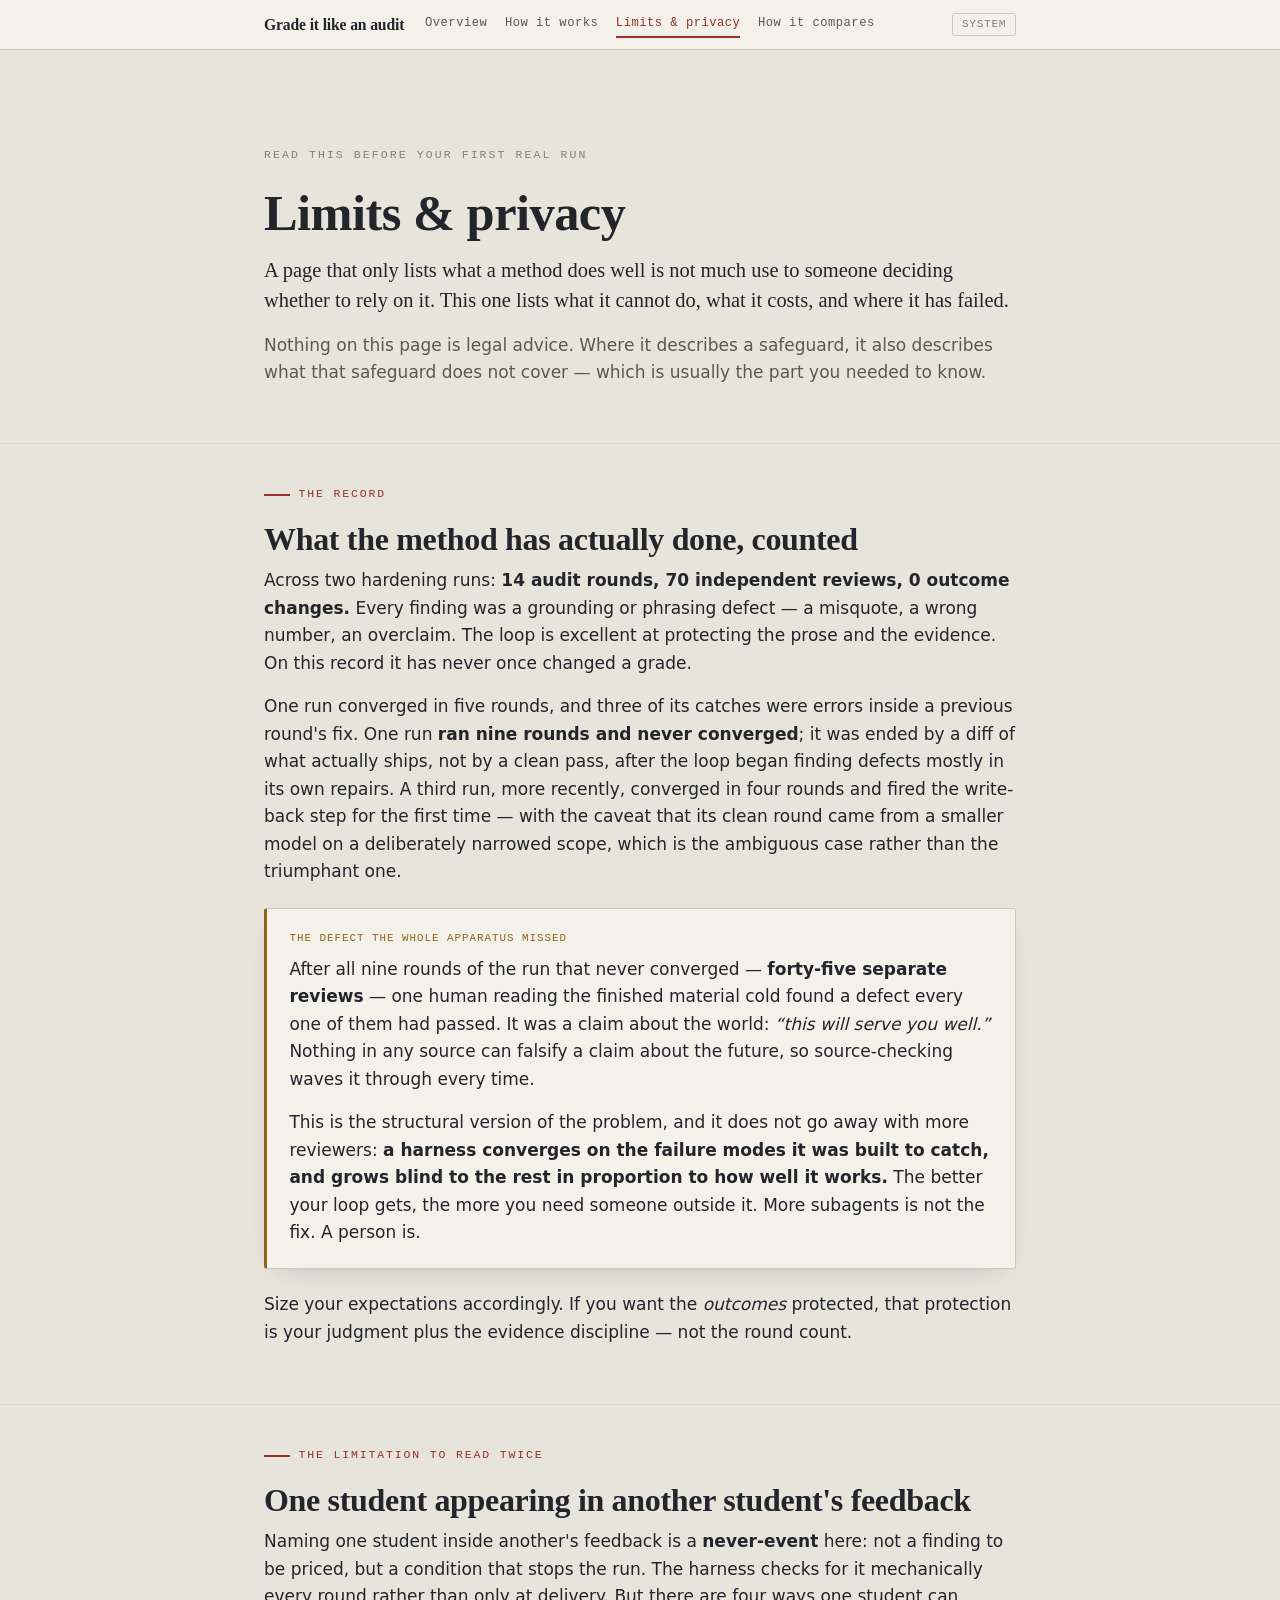
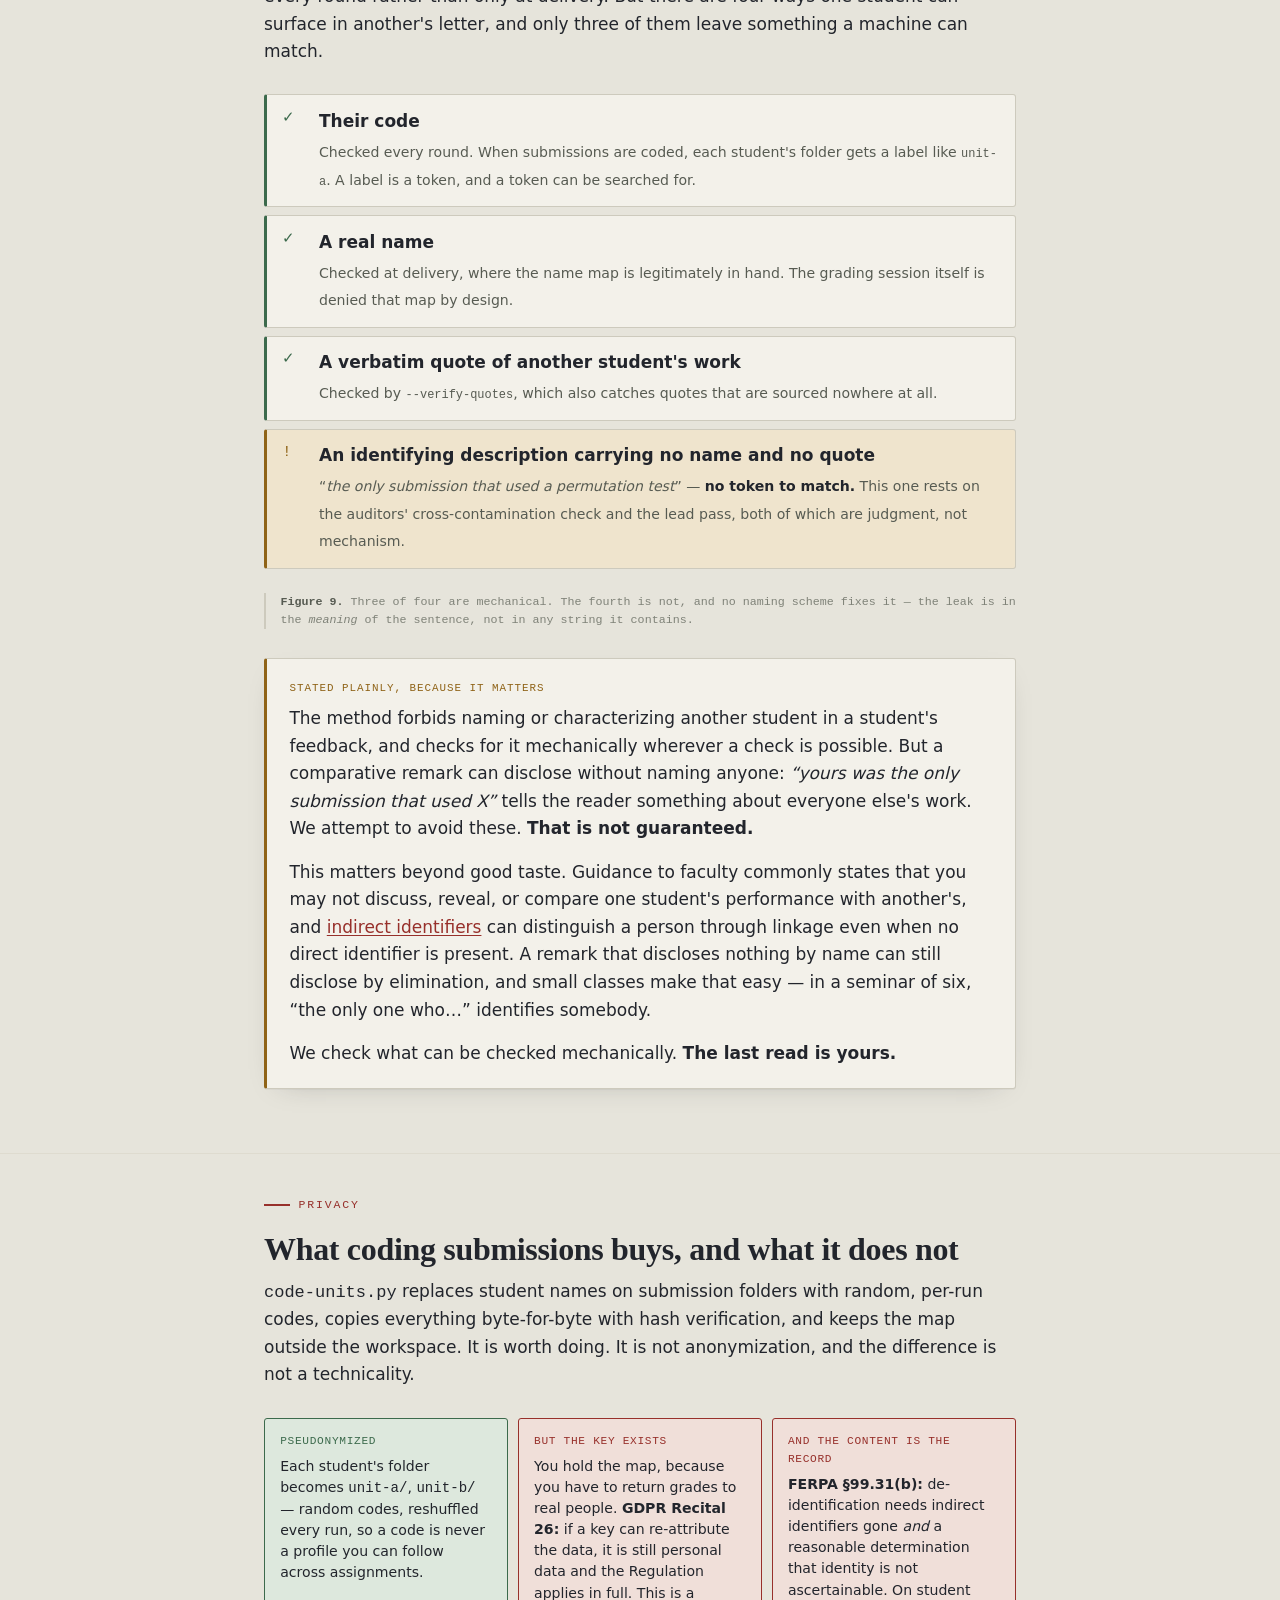
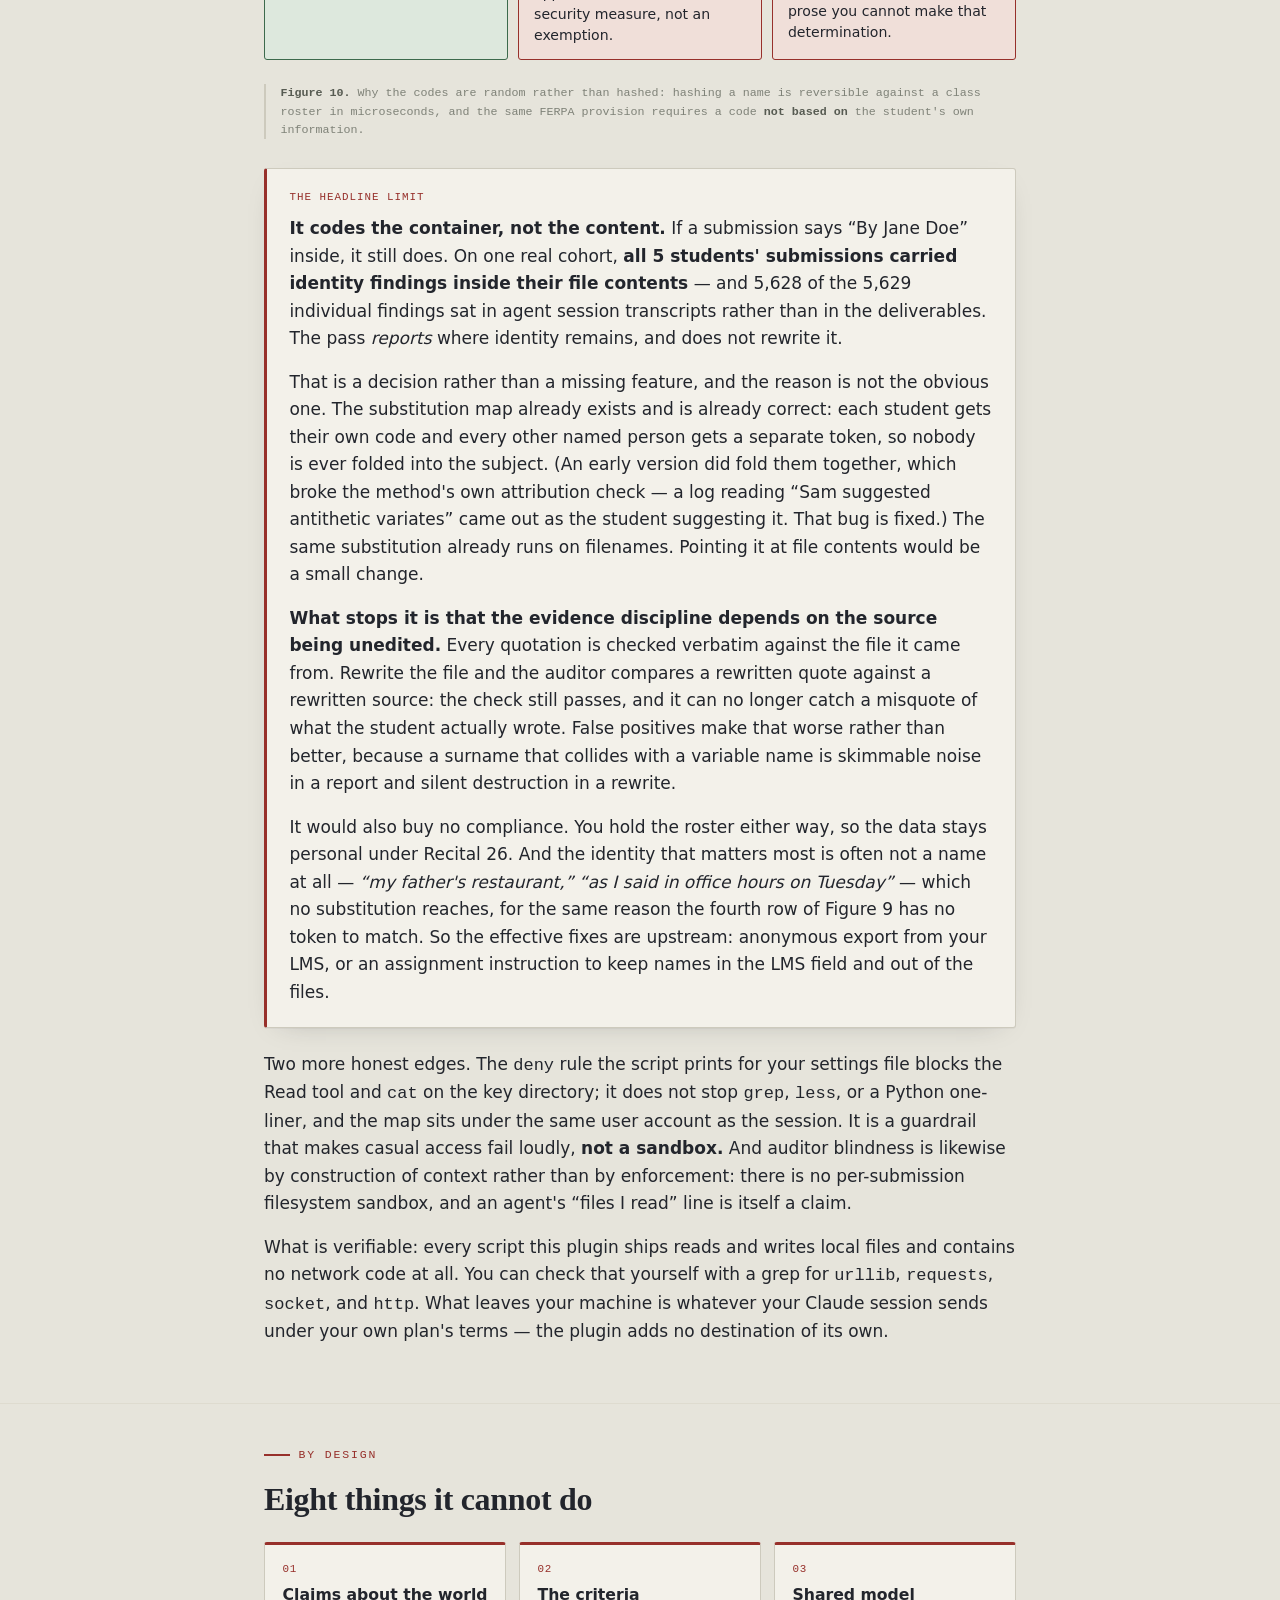
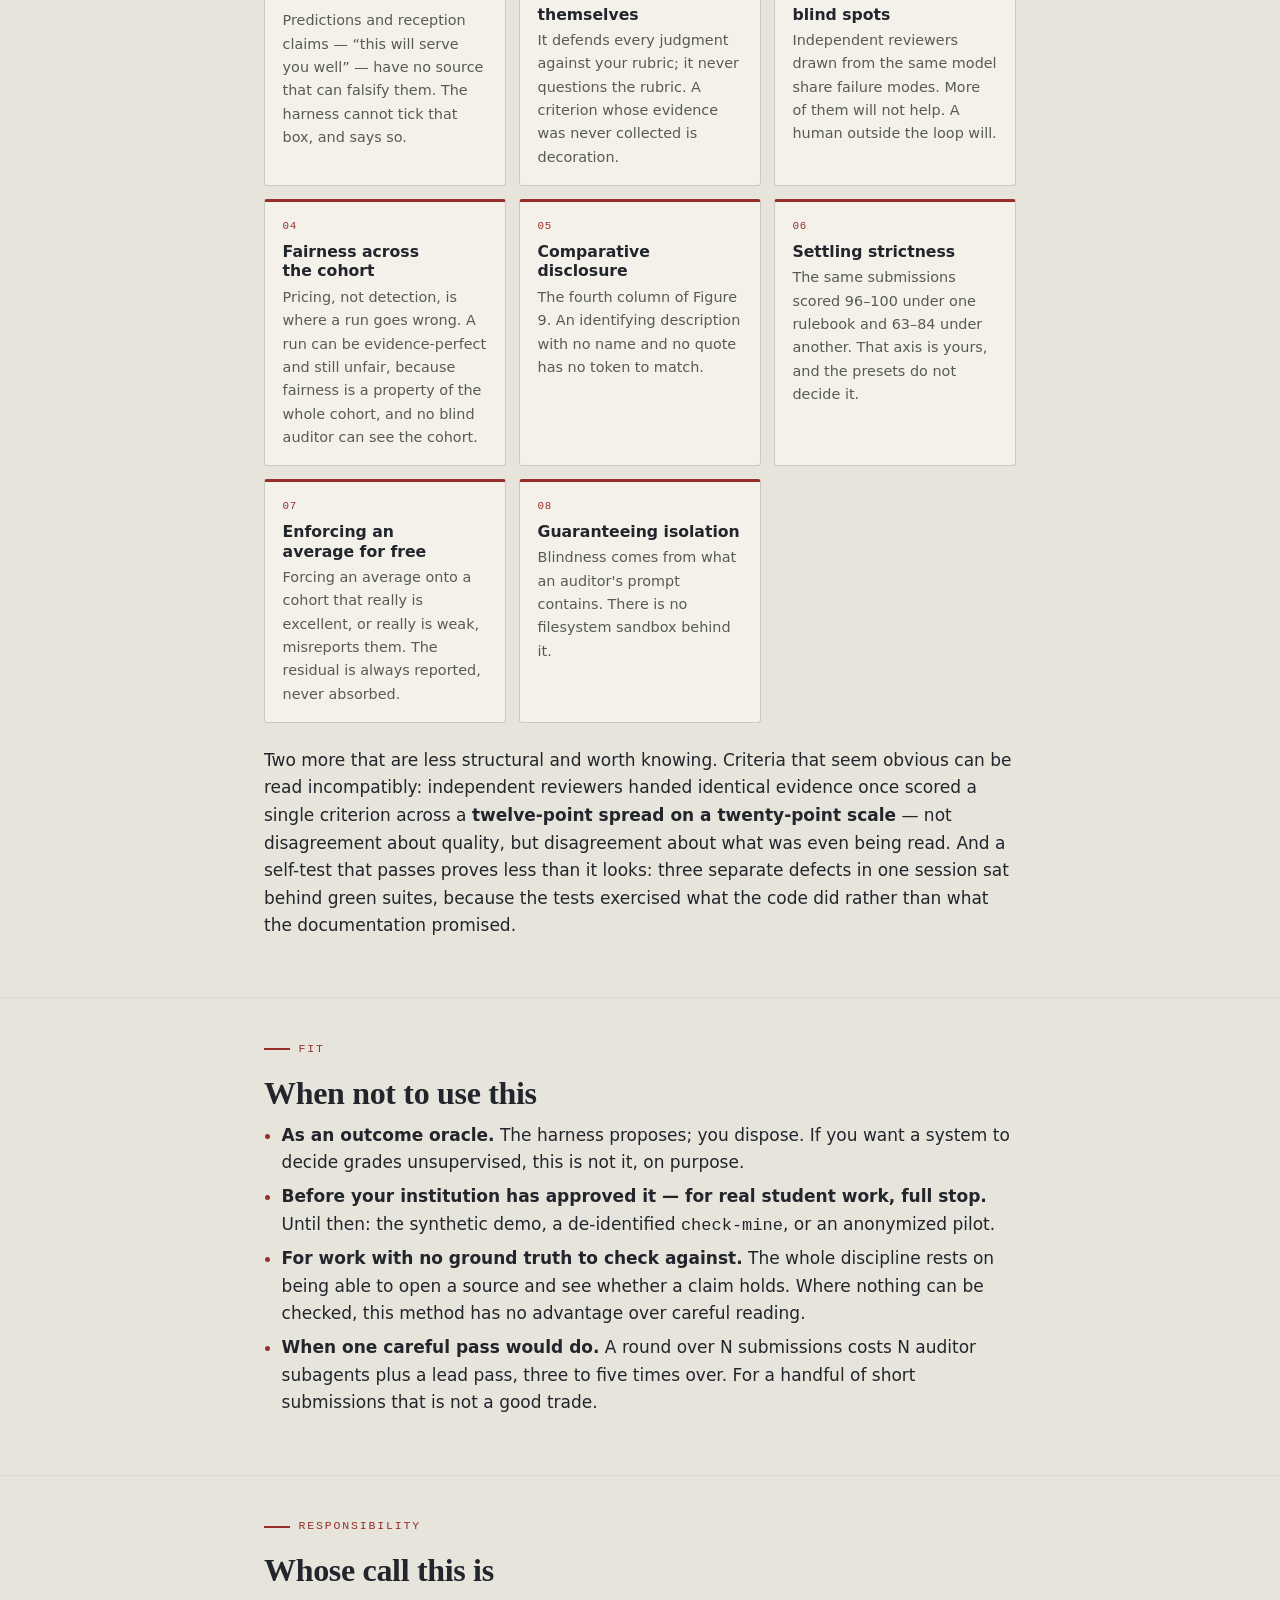
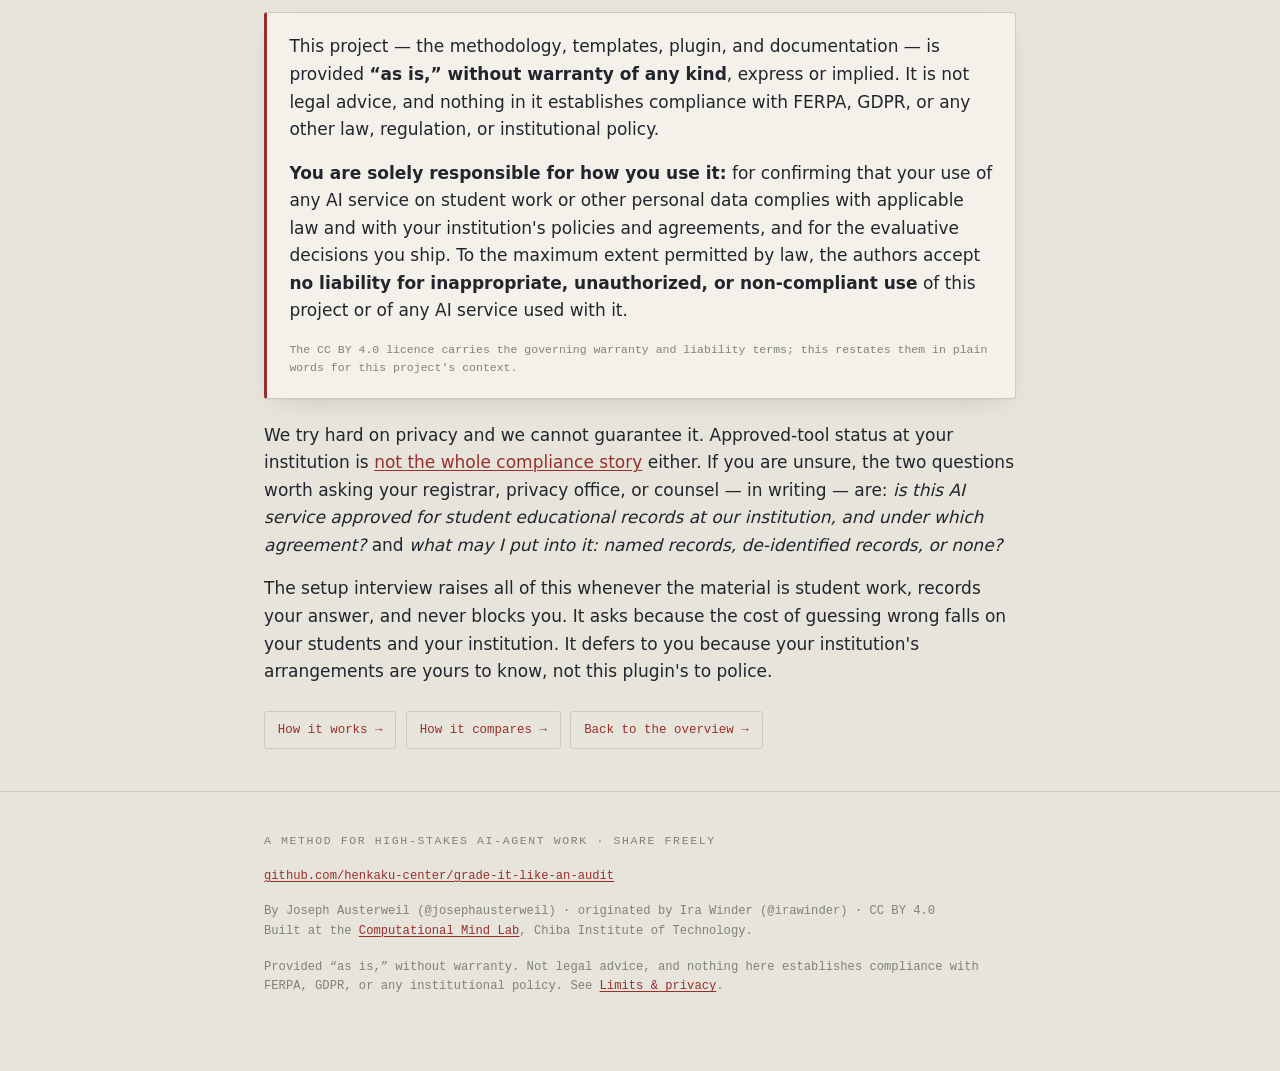
<file: docs/limits.html>
<!DOCTYPE html>
<html lang="en">
<head>
<meta charset="utf-8">
<meta name="viewport" content="width=device-width, initial-scale=1">
<title>Limits & privacy — Grade it like an audit</title>
<meta name="description" content="What this method cannot do, published with the same care as what it can: the defect that survived 45 reviews, the comparative-disclosure limitation, why coded submissions are pseudonymization and not anonymization, and where responsibility rests.">
<link rel="canonical" href="https://henkaku-center.github.io/grade-it-like-an-audit/limits.html">
<meta property="og:type" content="website">
<meta property="og:site_name" content="Grade it like an audit">
<meta property="og:title" content="Limits & privacy — Grade it like an audit">
<meta property="og:description" content="What this method cannot do, published with the same care as what it can: the defect that survived 45 reviews, the comparative-disclosure limitation, why coded submissions are pseudonymization and not anonymization, and where responsibility rests.">
<meta property="og:url" content="https://henkaku-center.github.io/grade-it-like-an-audit/limits.html">
<meta name="twitter:card" content="summary">
<meta name="twitter:title" content="Limits & privacy — Grade it like an audit">
<meta name="twitter:description" content="What this method cannot do, published with the same care as what it can: the defect that survived 45 reviews, the comparative-disclosure limitation, why coded submissions are pseudonymization and not anonymization, and where responsibility rests.">
<link rel="icon" href="data:image/svg+xml,<svg xmlns='http://www.w3.org/2000/svg' viewBox='0 0 16 16'><rect width='16' height='16' fill='%23e6e4db'/><path d='M3 4h10M3 8h10M3 12h6' stroke='%2397302b' stroke-width='1.6'/></svg>">
<link rel="stylesheet" href="assets/style.css">
<script src="assets/theme.js"></script>
</head>
<body>
<a class="skip" href="#main">Skip to content</a>
<nav class="sitenav" aria-label="Site">
  <div class="wrap">
    <a class="brand" href="index.html">Grade it like an audit</a>
    <a class="nl" href="index.html">Overview</a>
    <a class="nl" href="how-it-works.html">How it works</a>
    <a class="nl" href="limits.html" aria-current="page">Limits &amp; privacy</a>
    <a class="nl" href="compare.html">How it compares</a>
    <span class="spacer"></span>
    <button class="theme-toggle" type="button">System</button>
  </div>
</nav>
<main id="main">

<header class="hero">
  <div class="wrap">
    <p class="kicker">Read this before your first real run</p>
    <h1>Limits &amp; privacy</h1>
    <p class="lead">A page that only lists what a method does well is not much use to someone
    deciding whether to rely on it. This one lists what it cannot do, what it costs, and where it
    has failed.</p>
    <p class="subtle">Nothing on this page is legal advice. Where it describes a safeguard, it also
    describes what that safeguard does not cover &mdash; which is usually the part you needed to
    know.</p>
  </div>
</header>

<section id="numbers">
  <div class="wrap">
    <p class="eyebrow">The record</p>
    <h2>What the method has actually done, counted</h2>

    <p>Across two hardening runs: <strong>14 audit rounds, 70 independent reviews, 0 outcome
    changes.</strong> Every finding was a grounding or phrasing defect &mdash; a misquote, a wrong
    number, an overclaim. The loop is excellent at protecting the prose and the evidence. On this
    record it has never once changed a grade.</p>

    <p>One run converged in five rounds, and three of its catches were errors inside a previous
    round's fix. One run <strong>ran nine rounds and never converged</strong>; it was ended by a diff
    of what actually ships, not by a clean pass, after the loop began finding defects mostly in its
    own repairs. A third run, more recently, converged in four rounds and fired the write-back step
    for the first time &mdash; with the caveat that its clean round came from a smaller model on a
    deliberately narrowed scope, which is the ambiguous case rather than the triumphant one.</p>

    <div class="card warn">
      <p class="lbl">The defect the whole apparatus missed</p>
      <p>After all nine rounds of the run that never converged &mdash; <strong>forty-five separate
      reviews</strong> &mdash; one human reading the finished material cold found a defect every one
      of them had passed. It was a claim about the world: <em>&ldquo;this will serve you well.&rdquo;</em>
      Nothing in any source can falsify a claim about the future, so source-checking waves it through
      every time.</p>
      <p>This is the structural version of the problem, and it does not go away with more reviewers:
      <strong>a harness converges on the failure modes it was built to catch, and grows blind to the
      rest in proportion to how well it works.</strong> The better your loop gets, the more you need
      someone outside it. More subagents is not the fix. A person is.</p>
    </div>

    <p>Size your expectations accordingly. If you want the <em>outcomes</em> protected, that
    protection is your judgment plus the evidence discipline &mdash; not the round count.</p>
  </div>
</section>

<section id="crossref">
  <div class="wrap">
    <p class="eyebrow">The limitation to read twice</p>
    <h2>One student appearing in another student's feedback</h2>

    <p>Naming one student inside another's feedback is a <strong>never-event</strong> here: not a
    finding to be priced, but a condition that stops the run. The harness checks for it mechanically
    every round rather than only at delivery. But there are four ways one student can surface in
    another's letter, and only three of them leave something a machine can match.</p>

    <figure>
      <div class="coverage">
        <div class="cov mech"><span class="mark">&check;</span><span>
          <b>Their code</b>
          <span class="how">Checked every round. When submissions are coded, each student's folder gets a
          label like <code>unit-a</code>. A label is a token, and a token can be searched for.</span></span></div>
        <div class="cov mech"><span class="mark">&check;</span><span>
          <b>A real name</b>
          <span class="how">Checked at delivery, where the name map is legitimately in hand. The
          grading session itself is denied that map by design.</span></span></div>
        <div class="cov mech"><span class="mark">&check;</span><span>
          <b>A verbatim quote of another student's work</b>
          <span class="how">Checked by <code>--verify-quotes</code>, which also catches quotes that
          are sourced nowhere at all.</span></span></div>
        <div class="cov open"><span class="mark">&#33;</span><span>
          <b>An identifying description carrying no name and no quote</b>
          <span class="how">&ldquo;<em>the only submission that used a permutation test</em>&rdquo; &mdash;
          <strong>no token to match.</strong> This one rests on the auditors'
          cross-contamination check and the lead pass, both of which are judgment, not
          mechanism.</span></span></div>
      </div>
      <figcaption><b>Figure 9.</b> Three of four are mechanical. The fourth is not, and no naming
      scheme fixes it &mdash; the leak is in the <em>meaning</em> of the sentence, not in any string
      it contains.</figcaption>
    </figure>

    <div class="card warn">
      <p class="lbl">Stated plainly, because it matters</p>
      <p>The method forbids naming or characterizing another student in a student's feedback, and
      checks for it mechanically wherever a check is possible. But a comparative remark can disclose
      without naming anyone: <em>&ldquo;yours was the only submission that used X&rdquo;</em> tells
      the reader something about everyone else's work. We attempt to avoid these.
      <strong>That is not guaranteed.</strong></p>
      <p>This matters beyond good taste. Guidance to faculty commonly states that you may not
      discuss, reveal, or compare one student's performance with another's, and
      <a href="https://studentprivacy.ed.gov/content/personally-identifiable-information-education-records">indirect
      identifiers</a> can distinguish a person through linkage even when no direct identifier is
      present. A remark that discloses nothing by name can still disclose by elimination, and small
      classes make that easy &mdash; in a seminar of six, &ldquo;the only one who&hellip;&rdquo;
      identifies somebody.</p>
      <p>We check what can be checked mechanically. <strong>The last read is yours.</strong></p>
    </div>
  </div>
</section>

<section id="privacy">
  <div class="wrap">
    <p class="eyebrow">Privacy</p>
    <h2>What coding submissions buys, and what it does not</h2>

    <p><code>code-units.py</code> replaces student names on submission folders with random,
    per-run codes, copies everything byte-for-byte with hash verification, and keeps the map outside
    the workspace. It is worth doing. It is not anonymization, and the difference is not a
    technicality.</p>

    <figure>
      <div class="flow">
        <div class="fbox stays">
          <span class="ftitle">Pseudonymized</span>
          <span class="fbody">Each student's folder becomes <code>unit-a/</code>, <code>unit-b/</code>
          &mdash; random codes,
          reshuffled every run, so a code is never a profile you can follow across
          assignments.</span>
        </div>
        <div class="fbox danger">
          <span class="ftitle">But the key exists</span>
          <span class="fbody">You hold the map, because you have to return grades to real people.
          <strong>GDPR Recital 26:</strong> if a key can re-attribute the data, it is still personal
          data and the Regulation applies in full. This is a security measure, not an
          exemption.</span>
        </div>
        <div class="fbox danger">
          <span class="ftitle">And the content is the record</span>
          <span class="fbody"><strong>FERPA &sect;99.31(b):</strong> de-identification needs indirect
          identifiers gone <em>and</em> a reasonable determination that identity is not ascertainable.
          On student prose you cannot make that determination.</span>
        </div>
      </div>
      <figcaption><b>Figure 10.</b> Why the codes are random rather than hashed: hashing a name is
      reversible against a class roster in microseconds, and the same FERPA provision requires a code
      <b>not based on</b> the student's own information.</figcaption>
    </figure>

    <div class="card accent">
      <p class="lbl">The headline limit</p>
      <p><strong>It codes the container, not the content.</strong> If a submission says
      &ldquo;By Jane Doe&rdquo; inside, it still does. On one real cohort, <strong>all 5 students'
      submissions carried identity findings inside their file contents</strong> &mdash; and 5,628 of the 5,629
      individual findings sat in agent session transcripts rather than in the deliverables. The pass
      <em>reports</em> where identity remains, and does not rewrite it.</p>
      <p>That is a decision rather than a missing feature, and the reason is not the obvious one.
      The substitution map already exists and is already correct: each student gets their own code
      and every other named person gets a separate token, so nobody is ever folded into the
      subject. (An early version did fold them together, which broke the method's own attribution
      check &mdash; a log reading &ldquo;Sam suggested antithetic variates&rdquo; came out as the
      student suggesting it. That bug is fixed.) The same substitution already runs on filenames.
      Pointing it at file contents would be a small change.</p>
      <p><strong>What stops it is that the evidence discipline depends on the source being
      unedited.</strong> Every quotation is checked verbatim against the file it came from. Rewrite
      the file and the auditor compares a rewritten quote against a rewritten source: the check
      still passes, and it can no longer catch a misquote of what the student actually wrote. False
      positives make that worse rather than better, because a surname that collides with a variable
      name is skimmable noise in a report and silent destruction in a rewrite.</p>
      <p>It would also buy no compliance. You hold the roster either way, so the data stays
      personal under Recital 26. And the identity that matters most is often not a name at all
      &mdash; <em>&ldquo;my father's restaurant,&rdquo; &ldquo;as I said in office hours on
      Tuesday&rdquo;</em> &mdash; which no substitution reaches, for the same reason the fourth row
      of Figure 9 has no token to match. So the effective fixes are upstream: anonymous export from
      your LMS, or an assignment instruction to keep names in the LMS field and out of the files.</p>
    </div>

    <p>Two more honest edges. The <code>deny</code> rule the script prints for your settings file
    blocks the Read tool and <code>cat</code> on the key directory; it does not stop
    <code>grep</code>, <code>less</code>, or a Python one-liner, and the map sits under the same user
    account as the session. It is a guardrail that makes casual access fail loudly, <strong>not a
    sandbox.</strong> And auditor blindness is likewise by construction of context rather than by
    enforcement: there is no per-submission filesystem sandbox, and an agent's &ldquo;files I read&rdquo;
    line is itself a claim.</p>

    <p>What is verifiable: every script this plugin ships reads and writes local files and contains no
    network code at all. You can check that yourself with a grep for <code>urllib</code>,
    <code>requests</code>, <code>socket</code>, and <code>http</code>. What leaves your machine is
    whatever your Claude session sends under your own plan's terms &mdash; the plugin adds no
    destination of its own.</p>
  </div>
</section>

<section id="blindspots">
  <div class="wrap">
    <p class="eyebrow">By design</p>
    <h2>Eight things it cannot do</h2>

    <div class="ctx-grid">
      <div class="ctx"><p class="scope">01</p><h3>Claims about the world</h3>
        <p>Predictions and reception claims &mdash; &ldquo;this will serve you well&rdquo; &mdash;
        have no source that can falsify them. The harness cannot tick that box, and says so.</p></div>
      <div class="ctx"><p class="scope">02</p><h3>The criteria themselves</h3>
        <p>It defends every judgment against your rubric; it never questions the rubric. A criterion
        whose evidence was never collected is decoration.</p></div>
      <div class="ctx"><p class="scope">03</p><h3>Shared model blind spots</h3>
        <p>Independent reviewers drawn from the same model share failure modes. More of them will not
        help. A human outside the loop will.</p></div>
      <div class="ctx"><p class="scope">04</p><h3>Fairness across the cohort</h3>
        <p>Pricing, not detection, is where a run goes wrong. A run can be evidence-perfect and still
        unfair, because fairness is a property of the whole cohort, and no blind auditor can see
        the cohort.</p></div>
      <div class="ctx"><p class="scope">05</p><h3>Comparative disclosure</h3>
        <p>The fourth column of Figure 9. An identifying description with no name and no quote has no
        token to match.</p></div>
      <div class="ctx"><p class="scope">06</p><h3>Settling strictness</h3>
        <p>The same submissions scored 96&ndash;100 under one rulebook and 63&ndash;84 under another.
        That axis is yours, and the presets do not decide it.</p></div>
      <div class="ctx"><p class="scope">07</p><h3>Enforcing an average for free</h3>
        <p>Forcing an average onto a cohort that really is excellent, or really is weak, misreports
        them. The residual is always reported, never absorbed.</p></div>
      <div class="ctx"><p class="scope">08</p><h3>Guaranteeing isolation</h3>
        <p>Blindness comes from what an auditor's prompt contains. There is no filesystem sandbox
        behind it.</p></div>
    </div>

    <p>Two more that are less structural and worth knowing. Criteria that seem obvious can be read
    incompatibly: independent reviewers handed identical evidence once scored a single criterion
    across a <strong>twelve-point spread on a twenty-point scale</strong> &mdash; not disagreement
    about quality, but disagreement about what was even being read. And a self-test that passes
    proves less than it looks: three separate defects in one session sat behind green suites, because
    the tests exercised what the code did rather than what the documentation promised.</p>
  </div>
</section>

<section id="when-not">
  <div class="wrap">
    <p class="eyebrow">Fit</p>
    <h2>When not to use this</h2>

    <ul class="tight">
      <li><strong>As an outcome oracle.</strong> The harness proposes; you dispose. If you want a
      system to decide grades unsupervised, this is not it, on purpose.</li>
      <li><strong>Before your institution has approved it &mdash; for real student work, full
      stop.</strong> Until then: the synthetic demo, a de-identified <code>check-mine</code>, or an
      anonymized pilot.</li>
      <li><strong>For work with no ground truth to check against.</strong> The whole discipline rests
      on being able to open a source and see whether a claim holds. Where nothing can be checked,
      this method has no advantage over careful reading.</li>
      <li><strong>When one careful pass would do.</strong> A round over N submissions costs N auditor
      subagents plus a lead pass, three to five times over. For a handful of short submissions that
      is not a good trade.</li>
    </ul>
  </div>
</section>

<section id="liability">
  <div class="wrap">
    <p class="eyebrow">Responsibility</p>
    <h2>Whose call this is</h2>

    <div class="card accent">
      <p>This project &mdash; the methodology, templates, plugin, and documentation &mdash; is
      provided <strong>&ldquo;as is,&rdquo; without warranty of any kind</strong>, express or implied.
      It is not legal advice, and nothing in it establishes compliance with FERPA, GDPR, or any other
      law, regulation, or institutional policy.</p>
      <p><strong>You are solely responsible for how you use it:</strong> for confirming that your use
      of any AI service on student work or other personal data complies with applicable law and with
      your institution's policies and agreements, and for the evaluative decisions you ship. To the
      maximum extent permitted by law, the authors accept <strong>no liability for inappropriate,
      unauthorized, or non-compliant use</strong> of this project or of any AI service used with it.</p>
      <p class="src">The CC BY 4.0 licence carries the governing warranty and liability terms; this
      restates them in plain words for this project's context.</p>
    </div>

    <p>We try hard on privacy and we cannot guarantee it. Approved-tool status at your institution is
    <a href="https://associationdatabase.com/aws/ICAI/pt/sd/news_article/616421/_PARENT/layout_details/false">not
    the whole compliance story</a> either. If you are unsure, the two questions worth asking your
    registrar, privacy office, or counsel &mdash; in writing &mdash; are: <em>is this AI service
    approved for student educational records at our institution, and under which agreement?</em> and
    <em>what may I put into it: named records, de-identified records, or none?</em></p>

    <p>The setup interview raises all of this whenever the material is student work, records your
    answer, and never blocks you. It asks because the cost of guessing wrong falls on your students
    and your institution. It defers to you because your institution's arrangements are yours to know,
    not this plugin's to police.</p>

    <div class="nextpage">
      <a href="how-it-works.html">How it works &rarr;</a>
      <a href="compare.html">How it compares &rarr;</a>
      <a href="index.html">Back to the overview &rarr;</a>
    </div>
  </div>
</section>

</main>
<footer>
  <div class="wrap">
    <p class="divider-label">A method for high-stakes AI-agent work &middot; share freely</p>
    <p><a href="https://github.com/henkaku-center/grade-it-like-an-audit">github.com/henkaku-center/grade-it-like-an-audit</a></p>
    <p>By Joseph Austerweil (@josephausterweil) &middot; originated by Ira Winder (@irawinder) &middot; CC BY 4.0<br>
    Built at the <a href="https://cml.chibatech.dev/">Computational Mind Lab</a>, Chiba Institute of Technology.</p>
    <p>Provided &ldquo;as is,&rdquo; without warranty. Not legal advice, and nothing here establishes compliance
    with FERPA, GDPR, or any institutional policy. See <a href="limits.html#liability">Limits &amp; privacy</a>.</p>
  </div>
</footer>
</body>
</html>
</file>
<file: docs/assets/style.css>
:root {
  --bg:#e6e4db; --surface:#f3f1ea; --surface-2:#edeae1; --ink:#22252c; --ink-soft:#575b52;
  --ink-faint:#7f8278; --rule:#cdcabd; --rule-soft:#dedbcf; --oxblood:#97302b; --oxblood-tint:#f0dfd9;
  --verified:#3c6a4c; --verified-tint:#dde8dd; --amber:#8f6317; --amber-tint:#efe4cd;
  --shadow:0 1px 0 rgba(34,37,44,.04), 0 8px 28px -18px rgba(34,37,44,.35);
  --serif:"Iowan Old Style","Palatino Linotype","Palatino","Book Antiqua",Georgia,"Times New Roman",serif;
  --sans:"Seravek","Gill Sans Nova","Gill Sans","Segoe UI",system-ui,-apple-system,sans-serif;
  --mono:ui-monospace,"SF Mono","SFMono-Regular","Cascadia Code","Roboto Mono",Menlo,Consolas,monospace;
}
@media (prefers-color-scheme: dark) {
  :root {
    --bg:#16181d; --surface:#1e2026; --surface-2:#23262d; --ink:#e7e4da; --ink-soft:#a3a599;
    --ink-faint:#7c7e73; --rule:#34373f; --rule-soft:#2a2d34; --oxblood:#d5726a; --oxblood-tint:#3a2422;
    --verified:#83b493; --verified-tint:#20302a; --amber:#d0a052; --amber-tint:#332a1a;
    --shadow:0 1px 0 rgba(0,0,0,.2), 0 10px 30px -18px rgba(0,0,0,.7);
  }
}
:root[data-theme="light"] {
  --bg:#e6e4db; --surface:#f3f1ea; --surface-2:#edeae1; --ink:#22252c; --ink-soft:#575b52;
  --ink-faint:#7f8278; --rule:#cdcabd; --rule-soft:#dedbcf; --oxblood:#97302b; --oxblood-tint:#f0dfd9;
  --verified:#3c6a4c; --verified-tint:#dde8dd; --amber:#8f6317; --amber-tint:#efe4cd;
  --shadow:0 1px 0 rgba(34,37,44,.04), 0 8px 28px -18px rgba(34,37,44,.35);
}
:root[data-theme="dark"] {
  --bg:#16181d; --surface:#1e2026; --surface-2:#23262d; --ink:#e7e4da; --ink-soft:#a3a599;
  --ink-faint:#7c7e73; --rule:#34373f; --rule-soft:#2a2d34; --oxblood:#d5726a; --oxblood-tint:#3a2422;
  --verified:#83b493; --verified-tint:#20302a; --amber:#d0a052; --amber-tint:#332a1a;
  --shadow:0 1px 0 rgba(0,0,0,.2), 0 10px 30px -18px rgba(0,0,0,.7);
}

* { box-sizing: border-box; }
body { margin:0; background:var(--bg); color:var(--ink); font-family:var(--sans);
  font-size:17px; line-height:1.62; -webkit-font-smoothing:antialiased; text-rendering:optimizeLegibility; }
.wrap { max-width:50rem; margin:0 auto; padding:0 1.5rem; }

h1,h2,h3 { font-family:var(--serif); font-weight:600; text-wrap:balance; letter-spacing:-0.01em; }
h1 { font-size:clamp(2.1rem,5.4vw,3.15rem); line-height:1.06; margin:0 0 1rem; }
h2 { font-size:clamp(1.5rem,3.6vw,2rem); line-height:1.12; margin:0 0 .6rem; }
h3 { font-size:1.16rem; line-height:1.25; margin:0 0 .35rem; }
p { margin:0 0 1rem; }
a { color:var(--oxblood); text-underline-offset:2px; }
strong { font-weight:600; color:var(--ink); }
em { font-style:italic; }

.eyebrow { font-family:var(--mono); font-size:.72rem; letter-spacing:.16em; text-transform:uppercase;
  color:var(--oxblood); display:flex; align-items:center; gap:.55rem; margin:0 0 1.1rem; }
.eyebrow::before { content:""; width:1.6rem; border-top:2px solid var(--oxblood); display:inline-block; }
.lead { font-family:var(--serif); font-size:1.28rem; line-height:1.45; color:var(--ink); }
.subtle { color:var(--ink-soft); }

header.hero { padding:clamp(3.5rem,9vw,6rem) 0 2.5rem; }
.kicker { font-family:var(--mono); font-size:.72rem; letter-spacing:.18em; text-transform:uppercase;
  color:var(--ink-faint); margin:0 0 1.4rem; }
.hero-meta { margin-top:2rem; padding-top:1.3rem; border-top:1px solid var(--rule);
  display:flex; flex-wrap:wrap; gap:1.5rem 2.5rem; font-family:var(--mono); font-size:.78rem; color:var(--ink-soft); }
.hero-meta b { color:var(--ink); font-weight:600; }
.repo-link { display:inline-flex; align-items:center; gap:.55rem; margin-top:1.7rem;
  font-family:var(--mono); font-size:.82rem; letter-spacing:.01em; text-decoration:none;
  color:var(--oxblood); border:1px solid var(--oxblood); border-radius:3px; padding:.55rem .95rem; }
.repo-link:hover { background:var(--oxblood-tint); }
.repo-link .gh { font-weight:700; }
.repo-link .arrow { margin-left:.15rem; }
footer a { color:var(--oxblood); }

section { padding:2.6rem 0; border-top:1px solid var(--rule-soft); }
section.pillar { padding-top:3rem; }
.pillar-index { font-family:var(--mono); font-size:.74rem; letter-spacing:.12em; color:var(--ink-faint);
  text-transform:uppercase; margin:0 0 .3rem; }

/* contents */
.contents { background:var(--surface); border:1px solid var(--rule); border-radius:3px; padding:1.2rem 1.4rem; margin:1.6rem 0; box-shadow:var(--shadow); }
.contents ol { list-style:none; counter-reset:c; margin:0; padding:0; display:grid; gap:.15rem; }
.contents li { counter-increment:c; display:grid; grid-template-columns:2rem 1fr; align-items:baseline; gap:0 .3rem; padding:.55rem 0; border-top:1px solid var(--rule-soft); }
.contents li:first-child { border-top:0; }
.contents li::before { content:counter(c,decimal-leading-zero); font-family:var(--mono); font-size:.76rem; color:var(--oxblood); }
.contents .ci-body { display:flex; flex-direction:column; gap:.15rem; min-width:0; }
.contents a { color:var(--ink); text-decoration:none; }
.contents a:hover { color:var(--oxblood); text-decoration:underline; }
.contents .ci-note { color:var(--ink-faint); font-size:.86rem; line-height:1.4; }

.card { background:var(--surface); border:1px solid var(--rule); border-radius:3px; padding:1.3rem 1.4rem; box-shadow:var(--shadow); margin:1.4rem 0; }
.card > :last-child { margin-bottom:0; }
.card.accent { border-left:3px solid var(--oxblood); }
.card.good { border-left:3px solid var(--verified); }

/* mono code-ish blocks */
.code { font-family:var(--mono); font-size:.82rem; line-height:1.7; background:var(--surface-2);
  border:1px solid var(--rule); border-radius:3px; padding:1rem 1.15rem; overflow-x:auto; color:var(--ink); margin:1.2rem 0; }
.code .del { color:var(--oxblood); }
.code .hint { color:var(--verified); }
.code .muted { color:var(--ink-faint); }
.code .key { color:var(--oxblood); }

/* file tree */
.filetree { font-family:var(--mono); font-size:.8rem; line-height:1.85; background:var(--surface-2);
  border:1px solid var(--rule); border-radius:3px; padding:1.1rem 1.2rem; overflow-x:auto; margin:1.4rem 0; }
.filetree pre { margin:0; white-space:pre; }
.filetree .path { color:var(--ink); }
.filetree .ann { color:var(--ink-faint); }
.filetree .load { color:var(--verified); }
.filetree .auth { color:var(--oxblood); }
.filetree .tree { color:var(--ink-faint); }

/* three contexts grid */
.ctx-grid { display:grid; grid-template-columns:repeat(auto-fit,minmax(13rem,1fr)); gap:.8rem; margin:1.5rem 0; }
.ctx { border:1px solid var(--rule); border-top:3px solid var(--oxblood); border-radius:3px; background:var(--surface); padding:1rem 1.1rem; }
.ctx .scope { font-family:var(--mono); font-size:.68rem; letter-spacing:.06em; text-transform:uppercase; color:var(--oxblood); margin:0 0 .4rem; }
.ctx h3 { font-family:var(--sans); font-size:.98rem; font-weight:600; letter-spacing:0; margin:0 0 .3rem; }
.ctx p { font-size:.9rem; color:var(--ink-soft); margin:0; }
.ctx code { font-family:var(--mono); font-size:.82em; color:var(--ink); }

.tag { display:inline-block; font-family:var(--mono); font-size:.66rem; letter-spacing:.04em; text-transform:uppercase;
  padding:.1rem .45rem; border-radius:2px; border:1px solid currentColor; vertical-align:middle; }
.tag.load { color:var(--verified); background:var(--verified-tint); }
.tag.auth { color:var(--oxblood); background:var(--oxblood-tint); }

/* fan-out */
.fanout { margin:1.6rem 0 .4rem; }
.node { font-family:var(--mono); font-size:.78rem; text-align:center; border:1px solid var(--rule);
  border-radius:3px; background:var(--surface); padding:.55rem .5rem; color:var(--ink); }
.node .role { display:block; font-size:.66rem; letter-spacing:.08em; text-transform:uppercase; color:var(--ink-faint); margin-top:.2rem; }
.node.lead { border-color:var(--oxblood); background:var(--oxblood-tint); max-width:22rem; margin:0 auto; }
.fan-stem { width:1px; height:1.4rem; background:var(--rule); margin:0 auto; }
.fan-row { display:grid; grid-template-columns:repeat(auto-fit,minmax(9.5rem,1fr)); gap:.7rem; margin-top:.2rem; }
.fan-caption { font-family:var(--mono); font-size:.72rem; color:var(--ink-soft); text-align:center; margin-top:.9rem; }

/* loop */
.loop { display:flex; flex-wrap:wrap; gap:.5rem; margin:1.5rem 0 .6rem; }
.loop-step { flex:1 1 7rem; min-width:6.5rem; border:1px solid var(--rule); border-radius:3px;
  background:var(--surface); padding:.6rem .65rem; font-size:.8rem; line-height:1.3; }
.loop-step .n { font-family:var(--mono); font-size:.68rem; color:var(--oxblood); display:block; margin-bottom:.15rem; }
.loop-step.converge { border-color:var(--verified); background:var(--verified-tint); }
.loop-step.converge .n { color:var(--verified); }
.loop-back { font-family:var(--mono); font-size:.74rem; color:var(--oxblood); display:flex; align-items:center; gap:.5rem; margin-top:.9rem; }
.loop-back::before { content:"\21bb"; font-size:1.15rem; }

/* write-back cycle */
.cycle { display:grid; grid-template-columns:1fr; gap:.5rem; margin:1.5rem 0; }
.cycle .cstep { display:grid; grid-template-columns:2.4rem 1fr; gap:.8rem; align-items:baseline;
  border:1px solid var(--rule); border-radius:3px; background:var(--surface); padding:.75rem .9rem; }
.cycle .cstep .cn { font-family:var(--mono); font-size:.72rem; color:var(--oxblood); }
.cycle .cstep.emph { border-left:3px solid var(--verified); }
.cycle .cstep b { font-weight:600; }
.cycle .cstep span.d { color:var(--ink-soft); font-size:.92rem; }

ol.lessons { list-style:none; counter-reset:L; padding:0; margin:1.5rem 0 0; display:grid; gap:1rem; }
ol.lessons > li { counter-increment:L; position:relative; padding-left:3rem; }
ol.lessons > li::before { content:counter(L,decimal-leading-zero); position:absolute; left:0; top:.05rem;
  font-family:var(--mono); font-size:.82rem; color:var(--oxblood); border:1px solid var(--oxblood); border-radius:3px; padding:.1rem .35rem; line-height:1; }
ol.lessons h3 { font-family:var(--sans); font-weight:600; font-size:1.02rem; letter-spacing:0; margin-bottom:.15rem; }
ol.lessons p { margin:0; color:var(--ink-soft); font-size:.96rem; }

ol.recipe { list-style:none; counter-reset:R; padding:0; margin:1.4rem 0 0; display:grid; gap:.1rem; }
ol.recipe > li { counter-increment:R; display:grid; grid-template-columns:2.2rem 1fr; align-items:baseline;
  padding:.8rem 0; border-top:1px solid var(--rule-soft); }
ol.recipe > li:first-child { border-top:0; }
ol.recipe > li::before { content:counter(R); font-family:var(--mono); font-size:.82rem; color:var(--oxblood); font-weight:600; }
ol.recipe b { font-weight:600; }
ol.recipe .why { color:var(--ink-soft); font-size:.94rem; }
ol.recipe li.key b { color:var(--oxblood); }

.trail { margin:1.5rem 0 0; display:grid; gap:0; }
.round { display:grid; grid-template-columns:3.4rem 1fr; gap:1rem; padding:1rem 0; border-top:1px solid var(--rule-soft); }
.round:first-child { border-top:0; }
.round .rn { font-family:var(--mono); font-size:.8rem; color:var(--ink-faint); padding-top:.15rem; }
.round .rn b { display:block; color:var(--ink); font-size:1.35rem; font-family:var(--serif); line-height:1; }
.round h3 { font-family:var(--sans); font-size:1rem; font-weight:600; letter-spacing:0; margin-bottom:.25rem; }
.round p { margin:0; font-size:.95rem; color:var(--ink-soft); }
.chip { display:inline-block; font-family:var(--mono); font-size:.68rem; letter-spacing:.04em; text-transform:uppercase;
  padding:.12rem .5rem; border-radius:2px; margin:.5rem .35rem 0 0; border:1px solid currentColor; }
.chip.block { color:var(--oxblood); background:var(--oxblood-tint); }
.chip.minor { color:var(--amber); background:var(--amber-tint); }
.chip.clean { color:var(--verified); background:var(--verified-tint); }

.stat-row { display:grid; grid-template-columns:repeat(auto-fit,minmax(7rem,1fr)); gap:1px; background:var(--rule);
  border:1px solid var(--rule); border-radius:3px; overflow:hidden; margin:1.5rem 0; }
.stat { background:var(--surface); padding:1rem 1.1rem; }
.stat .v { font-family:var(--serif); font-size:1.7rem; line-height:1; color:var(--ink); font-variant-numeric:tabular-nums; }
.stat .k { font-family:var(--mono); font-size:.68rem; letter-spacing:.06em; text-transform:uppercase; color:var(--ink-faint); margin-top:.4rem; }

blockquote { margin:1.3rem 0; padding:.2rem 0 .2rem 1.3rem; border-left:3px solid var(--oxblood);
  font-family:var(--serif); font-size:1.16rem; line-height:1.4; color:var(--ink); }

ul.tight { margin:.3rem 0 1rem; padding-left:1.1rem; }
ul.tight li { margin-bottom:.4rem; }
ul.tight li::marker { color:var(--oxblood); }

footer { padding:2.5rem 0 4rem; border-top:1px solid var(--rule); color:var(--ink-faint); font-family:var(--mono); font-size:.76rem; }
.divider-label { font-family:var(--mono); font-size:.72rem; letter-spacing:.14em; text-transform:uppercase; color:var(--ink-faint); }

@media (max-width:33rem) {
  body { font-size:16px; }
  .round { grid-template-columns:2.8rem 1fr; }
  ol.lessons > li { padding-left:2.6rem; }
}
@media (prefers-reduced-motion:no-preference) { a { transition:color .15s ease; } }
:focus-visible { outline:2px solid var(--oxblood); outline-offset:2px; border-radius:2px; }

/* ============================================================================
   Additions for the multi-page site: nav, theme toggle, tables, and the
   figure vocabulary. Everything below is pure CSS — no images, no requests.
   ========================================================================== */

/* --- skip link + site nav ------------------------------------------------ */
.skip { position:absolute; left:-9999px; }
.skip:focus { left:1rem; top:1rem; position:fixed; z-index:10; background:var(--surface);
  border:1px solid var(--oxblood); border-radius:3px; padding:.5rem .8rem; color:var(--oxblood);
  font-family:var(--mono); font-size:.8rem; }

.sitenav { border-bottom:1px solid var(--rule); background:var(--surface);
  position:sticky; top:0; z-index:5; }
.sitenav .wrap { display:flex; align-items:center; gap:1.1rem; padding-top:.7rem; padding-bottom:.7rem;
  flex-wrap:wrap; }
.sitenav .brand { font-family:var(--serif); font-weight:600; font-size:.98rem; color:var(--ink);
  text-decoration:none; letter-spacing:-.01em; margin-right:.2rem; white-space:nowrap; }
.sitenav .brand:hover { color:var(--oxblood); }
.sitenav a.nl { font-family:var(--mono); font-size:.76rem; letter-spacing:.04em; color:var(--ink-soft);
  text-decoration:none; padding:.15rem 0; border-bottom:2px solid transparent; white-space:nowrap; }
.sitenav a.nl:hover { color:var(--oxblood); }
.sitenav a.nl[aria-current="page"] { color:var(--oxblood); border-bottom-color:var(--oxblood); }
.sitenav .spacer { flex:1 1 auto; }
.theme-toggle { font-family:var(--mono); font-size:.7rem; letter-spacing:.06em; text-transform:uppercase;
  background:transparent; color:var(--ink-faint); border:1px solid var(--rule); border-radius:3px;
  padding:.28rem .55rem; cursor:pointer; }
.theme-toggle:hover { color:var(--oxblood); border-color:var(--oxblood); }

/* --- figures ------------------------------------------------------------- */
figure { margin:1.8rem 0; }
figure > figcaption { font-family:var(--mono); font-size:.73rem; line-height:1.55; color:var(--ink-faint);
  margin-top:.7rem; padding-left:.9rem; border-left:2px solid var(--rule); }
figure > figcaption b { color:var(--ink-soft); font-weight:600; }

/* --- tables -------------------------------------------------------------- */
.tablewrap { overflow-x:auto; margin:1.5rem 0; border:1px solid var(--rule); border-radius:3px;
  background:var(--surface); }
table { border-collapse:collapse; width:100%; font-size:.9rem; }
th, td { text-align:left; padding:.62rem .8rem; border-top:1px solid var(--rule-soft); vertical-align:top; }
thead th { border-top:0; background:var(--surface-2); font-family:var(--mono); font-weight:600;
  font-size:.7rem; letter-spacing:.06em; text-transform:uppercase; color:var(--ink-soft); white-space:nowrap; }
tbody tr:hover { background:var(--surface-2); }
td code, th code { font-family:var(--mono); font-size:.85em; }
td.num { font-variant-numeric:tabular-nums; white-space:nowrap; }
tr.flagged { background:var(--amber-tint); }
tr.flagged td { color:var(--ink); }
tr.flagged td:first-child { box-shadow:inset 3px 0 0 var(--amber); }

/* --- callouts ------------------------------------------------------------ */
.card.warn { border-left:3px solid var(--amber); }
.card h3:first-child, .card h2:first-child { margin-top:0; }
.card .lbl { font-family:var(--mono); font-size:.68rem; letter-spacing:.09em; text-transform:uppercase;
  margin:0 0 .5rem; }
.card.accent .lbl { color:var(--oxblood); }
.card.warn .lbl { color:var(--amber); }
.card.good .lbl { color:var(--verified); }

/* --- fig 1: where a grade comes from ------------------------------------- */
.ledger { border:1px solid var(--rule); border-radius:3px; overflow:hidden; background:var(--surface);
  font-size:.9rem; }
.ledger .lrow { display:grid; grid-template-columns:4.2rem 1fr; gap:.9rem; padding:.75rem .95rem;
  border-top:1px solid var(--rule-soft); align-items:baseline; }
.ledger .lrow:first-child { border-top:0; }
.ledger .amt { font-family:var(--mono); font-size:.86rem; color:var(--oxblood);
  font-variant-numeric:tabular-nums; white-space:nowrap; }
.ledger .amt.zero { color:var(--ink-faint); }
.ledger .issue { font-weight:600; display:block; margin-bottom:.15rem; }
.ledger .cite { font-family:var(--mono); font-size:.74rem; color:var(--ink-faint); line-height:1.5; }
.ledger .lrow.total { background:var(--surface-2); border-top:1px solid var(--rule); }
.ledger .lrow.total .amt { color:var(--ink); font-size:1rem; }
.ledger .lrow.total .issue { font-weight:600; }

/* --- fig 2: rungs of trust ----------------------------------------------- */
.rungs { display:grid; gap:.1rem; margin:1.5rem 0; }
.rung { display:grid; grid-template-columns:8.5rem 1fr; gap:1rem; align-items:start;
  padding:.85rem 0; border-top:1px solid var(--rule-soft); }
.rung:first-child { border-top:0; }
.rung .cmd { font-family:var(--mono); font-size:.78rem; color:var(--oxblood); padding-top:.1rem; }
.rung .what { font-size:.94rem; }
.rung .exposure { font-family:var(--mono); font-size:.68rem; letter-spacing:.05em; text-transform:uppercase;
  color:var(--ink-faint); display:block; margin-top:.3rem; }
.rung.real .cmd { color:var(--ink); }

/* --- fig 7: strictness presets side by side ------------------------------ */
.presets { display:grid; grid-template-columns:repeat(auto-fit,minmax(11rem,1fr)); gap:.7rem; margin:1.5rem 0; }
.preset { border:1px solid var(--rule); border-radius:3px; background:var(--surface); padding:.9rem 1rem; }
.preset .pname { font-family:var(--mono); font-size:.72rem; letter-spacing:.07em; text-transform:uppercase;
  color:var(--oxblood); margin:0 0 .55rem; }
.preset .price { font-family:var(--serif); font-size:1.5rem; line-height:1; color:var(--ink);
  font-variant-numeric:tabular-nums; }
.preset .price.free { color:var(--ink-faint); }
.preset .verdict { font-size:.85rem; color:var(--ink-soft); margin-top:.5rem; line-height:1.45; }
.preset .always { font-family:var(--mono); font-size:.68rem; color:var(--verified); margin-top:.6rem;
  padding-top:.5rem; border-top:1px solid var(--rule-soft); display:block; line-height:1.5; }

/* --- fig 8: convergence bars --------------------------------------------- */
.bars { margin:1.5rem 0; display:grid; gap:.45rem; }
.bars .brow { display:grid; grid-template-columns:3.6rem 1fr 5.6rem; gap:.7rem; align-items:center; }
.bars .blabel { font-family:var(--mono); font-size:.74rem; color:var(--ink-faint); }
.bars .btrack { display:flex; gap:2px; height:1.35rem; align-items:stretch; }
.bars .bseg { border-radius:2px; min-width:2px; }
.bars .bseg.block { background:var(--oxblood); }
.bars .bseg.minor { background:var(--amber); }
.bars .bseg.note  { background:var(--rule); }
.bars .bseg.clean { background:var(--verified-tint); border:1px solid var(--verified); flex:1; }
.bars .bval { font-family:var(--mono); font-size:.72rem; color:var(--ink-soft);
  font-variant-numeric:tabular-nums; text-align:right; white-space:nowrap; }
.barkey { font-family:var(--mono); font-size:.7rem; color:var(--ink-faint); display:flex; gap:1rem;
  flex-wrap:wrap; margin-top:.7rem; }
.barkey i { display:inline-block; width:.65rem; height:.65rem; border-radius:2px; margin-right:.3rem;
  vertical-align:baseline; }
.barkey i.block { background:var(--oxblood); } .barkey i.minor { background:var(--amber); }
.barkey i.note { background:var(--rule); }

/* --- fig 11: never-event coverage ---------------------------------------- */
.coverage { display:grid; gap:.5rem; margin:1.5rem 0; }
.cov { display:grid; grid-template-columns:1.5rem 1fr; gap:.8rem; align-items:start;
  border:1px solid var(--rule); border-left-width:3px; border-radius:3px; background:var(--surface);
  padding:.8rem .95rem; }
.cov.mech { border-left-color:var(--verified); }
.cov.open { border-left-color:var(--amber); background:var(--amber-tint); }
.cov .mark { font-family:var(--mono); font-size:.95rem; line-height:1.35; }
.cov.mech .mark { color:var(--verified); }
.cov.open .mark { color:var(--amber); }
.cov b { display:block; font-weight:600; margin-bottom:.15rem; }
.cov .how { font-size:.88rem; color:var(--ink-soft); line-height:1.5; }
.cov .how code { font-family:var(--mono); font-size:.85em; }

/* --- figs 12/13: flow diagrams ------------------------------------------- */
.flow { display:grid; grid-template-columns:repeat(auto-fit,minmax(10rem,1fr)); gap:.6rem;
  margin:1.5rem 0; align-items:stretch; }
.fbox { border:1px solid var(--rule); border-radius:3px; background:var(--surface); padding:.85rem .95rem;
  display:flex; flex-direction:column; gap:.35rem; }
.fbox .ftitle { font-family:var(--mono); font-size:.7rem; letter-spacing:.06em; text-transform:uppercase;
  color:var(--ink-faint); }
.fbox .fbody { font-size:.88rem; color:var(--ink); line-height:1.5; }
.fbox.stays { border-color:var(--verified); background:var(--verified-tint); }
.fbox.stays .ftitle { color:var(--verified); }
.fbox.leaves { border-color:var(--amber); background:var(--amber-tint); }
.fbox.leaves .ftitle { color:var(--amber); }
.fbox.danger { border-color:var(--oxblood); background:var(--oxblood-tint); }
.fbox.danger .ftitle { color:var(--oxblood); }

/* --- fig 15: capability scoreboard --------------------------------------- */
.score { font-family:var(--mono); font-size:.8rem; letter-spacing:.1em; white-space:nowrap; }
.score .on { color:var(--verified); }
.score .off { color:var(--ink-faint); }

/* --- misc ---------------------------------------------------------------- */
.pullnum { font-family:var(--serif); font-size:clamp(2.2rem,7vw,3.4rem); line-height:1;
  color:var(--oxblood); font-variant-numeric:tabular-nums; display:block; margin-bottom:.3rem; }
.src { font-family:var(--mono); font-size:.72rem; color:var(--ink-faint); line-height:1.6; }
.src a { color:var(--ink-soft); }
.nextpage { display:flex; flex-wrap:wrap; gap:.6rem; margin-top:1.6rem; }
.nextpage a { font-family:var(--mono); font-size:.78rem; text-decoration:none; color:var(--oxblood);
  border:1px solid var(--rule); border-radius:3px; padding:.5rem .8rem; }
.nextpage a:hover { border-color:var(--oxblood); background:var(--oxblood-tint); }
h2 .qual { font-family:var(--mono); font-size:.7rem; letter-spacing:.08em; text-transform:uppercase;
  color:var(--ink-faint); display:block; margin-bottom:.3rem; font-weight:400; letter-spacing:.1em; }

@media (max-width:33rem) {
  .rung { grid-template-columns:1fr; gap:.25rem; }
  .ledger .lrow { grid-template-columns:3.4rem 1fr; gap:.6rem; }
  .bars .brow { grid-template-columns:2.6rem 1fr 5.2rem; }
}

/* Anchor links must not land under the sticky nav. */
section[id], [id] { scroll-margin-top: 4.5rem; }
</file>
